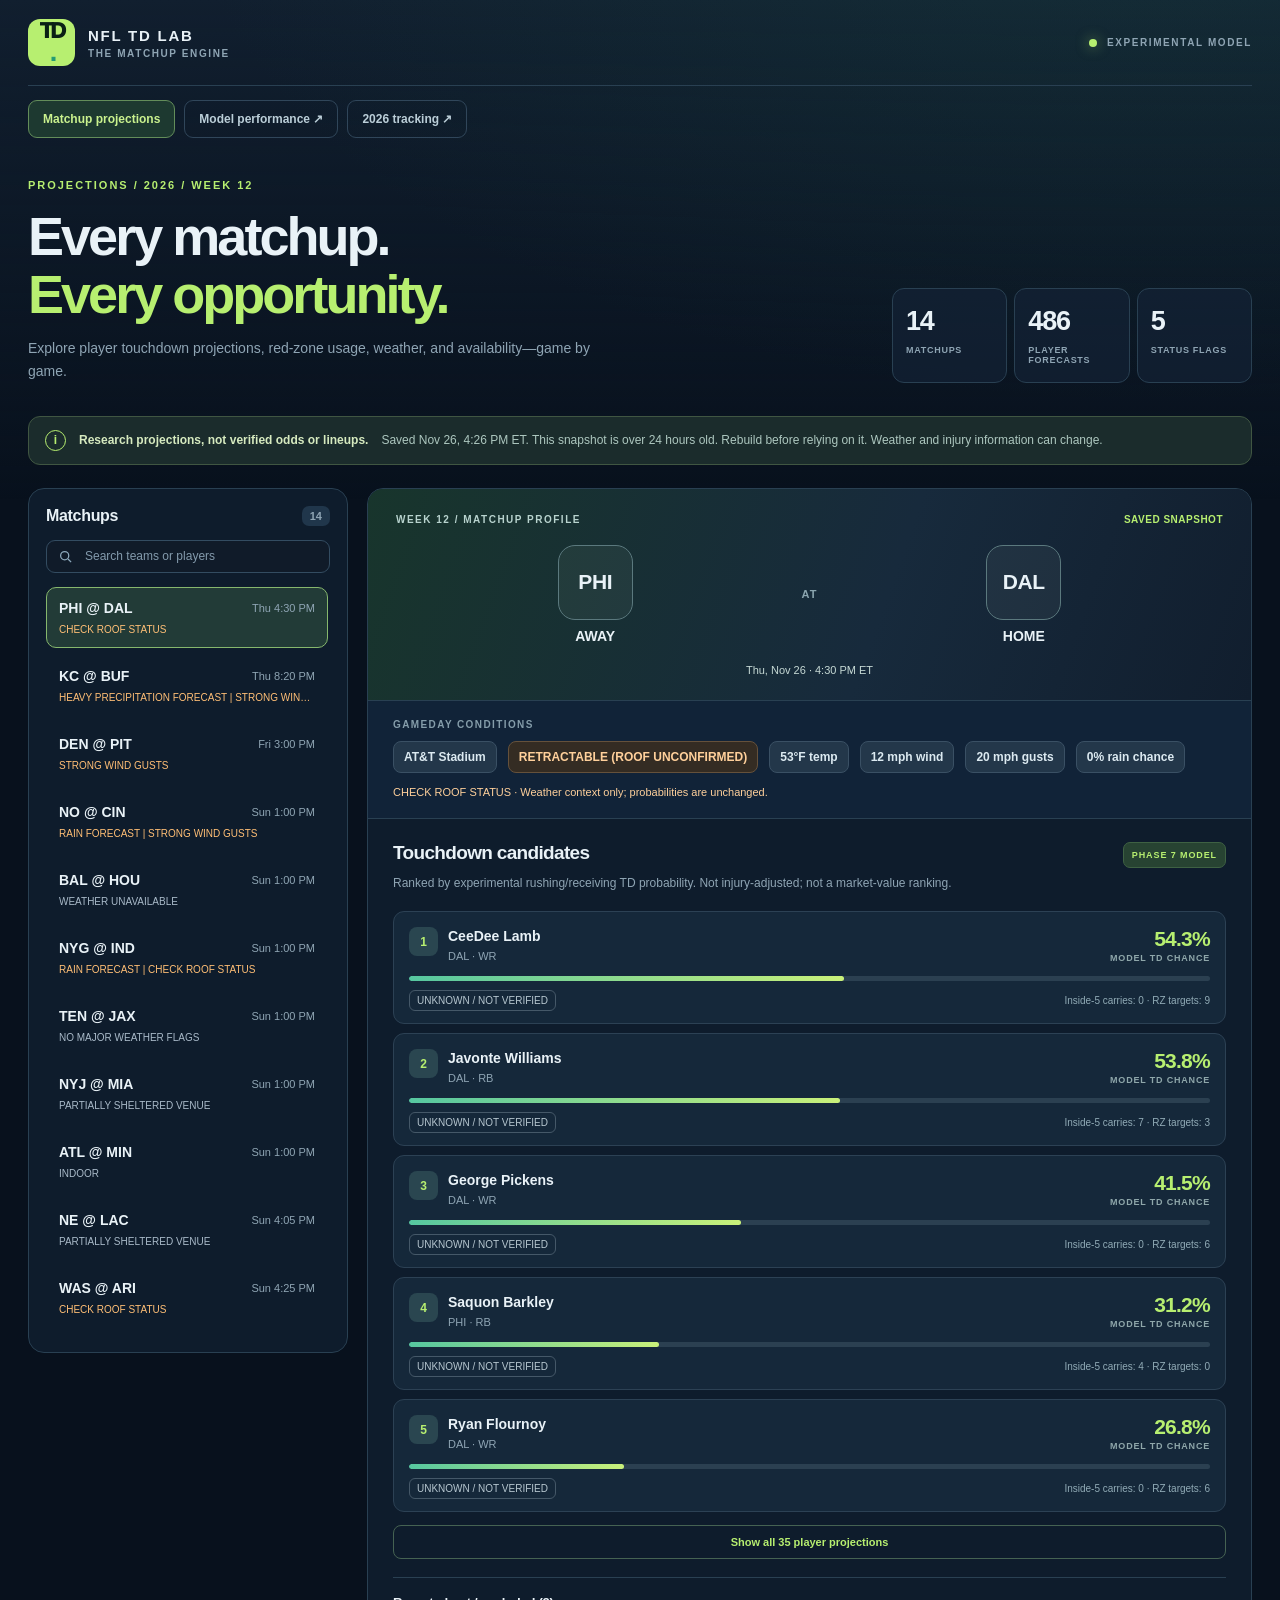
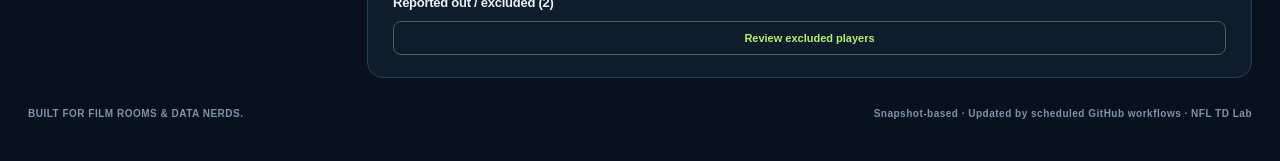
<file: docs/index.html>
<!doctype html>
<html lang="en">
<head>
  <meta charset="utf-8">
  <meta name="viewport" content="width=device-width, initial-scale=1, viewport-fit=cover">
  <meta name="theme-color" content="#08111d">
  <meta name="description" content="NFL TD Lab: experimental NFL touchdown probability analytics by matchup.">
  <title>NFL TD Lab | Matchup Dashboard</title>
  <link rel="stylesheet" href="styles.css">
  <link rel="manifest" href="manifest.webmanifest">
  <link rel="icon" href="icon.svg" type="image/svg+xml">
  <link rel="apple-touch-icon" href="icon-192.png">
  <meta name="apple-mobile-web-app-capable" content="yes">
  <meta name="apple-mobile-web-app-status-bar-style" content="black-translucent">
</head>
<body>
  <div class="shell">
    <header class="masthead">
      <div class="brand">
        <span class="brand-mark" aria-hidden="true">TD<span class="brand-dot">.</span></span>
        <div class="brand-copy"><strong>NFL TD LAB</strong><span>THE MATCHUP ENGINE</span></div>
      </div>
      <div class="header-status"><span class="pulse-dot" aria-hidden="true"></span><span>EXPERIMENTAL MODEL</span></div>
    </header>

    <nav class="lab-nav" aria-label="NFL TD Lab navigation">
      <a class="lab-nav-link active" aria-current="page" href="./index.html">Matchup projections</a>
      <a class="lab-nav-link" href="./performance.html">Model performance ↗</a>
      <a class="lab-nav-link" href="./forward.html">2026 tracking ↗</a>
    </nav>

    <section class="overview" aria-labelledby="page-title">
      <div class="eyebrow">PROJECTIONS / <span id="season-week">LOADING</span></div>
      <h1 id="page-title">Every matchup.<br><em>Every opportunity.</em></h1>
      <p>Explore player touchdown projections, red-zone usage, weather, and availability—game by game.</p>
      <div class="overview-stats" aria-label="Dashboard information">
        <div><strong id="game-count">—</strong><span>MATCHUPS</span></div>
        <div><strong id="player-count">—</strong><span>PLAYER FORECASTS</span></div>
        <div><strong id="warning-count">—</strong><span>STATUS FLAGS</span></div>
      </div>
    </section>

    <div class="data-banner" role="status">
      <span class="info-glyph" aria-hidden="true">i</span>
      <div><strong>Research projections, not verified odds or lineups.</strong><span id="freshness">Loading the saved pregame snapshot…</span></div>
    </div>

    <main class="content">
      <aside class="side" aria-labelledby="matchups-title">
        <div class="sidebar-title"><h2 id="matchups-title">Matchups</h2><span id="list-count">—</span></div>
        <label class="search-box" for="game-search">
          <svg viewBox="0 0 24 24" aria-hidden="true"><circle cx="10.7" cy="10.7" r="6.5"></circle><path d="m16 16 5 5"></path></svg>
          <input id="game-search" type="search" placeholder="Search teams or players" autocomplete="off">
        </label>
        <div id="game-list" class="game-list" role="list" aria-label="Choose a matchup"></div>
      </aside>

      <section class="detail" id="detail" aria-live="polite" aria-label="Matchup projections">
        <div class="detail-loading">Loading matchup data…</div>
      </section>
    </main>
    <footer class="footer">
      <span>BUILT FOR FILM ROOMS & DATA NERDS.</span>
      <span>Snapshot-based · Updated by scheduled GitHub workflows · NFL TD Lab</span>
    </footer>
  </div>
  <script src="app.js" defer></script>
  <script>if ("serviceWorker" in navigator) { addEventListener("load", () => navigator.serviceWorker.register("./sw.js").catch(() => {})); }</script>
</body>
</html>
</file>
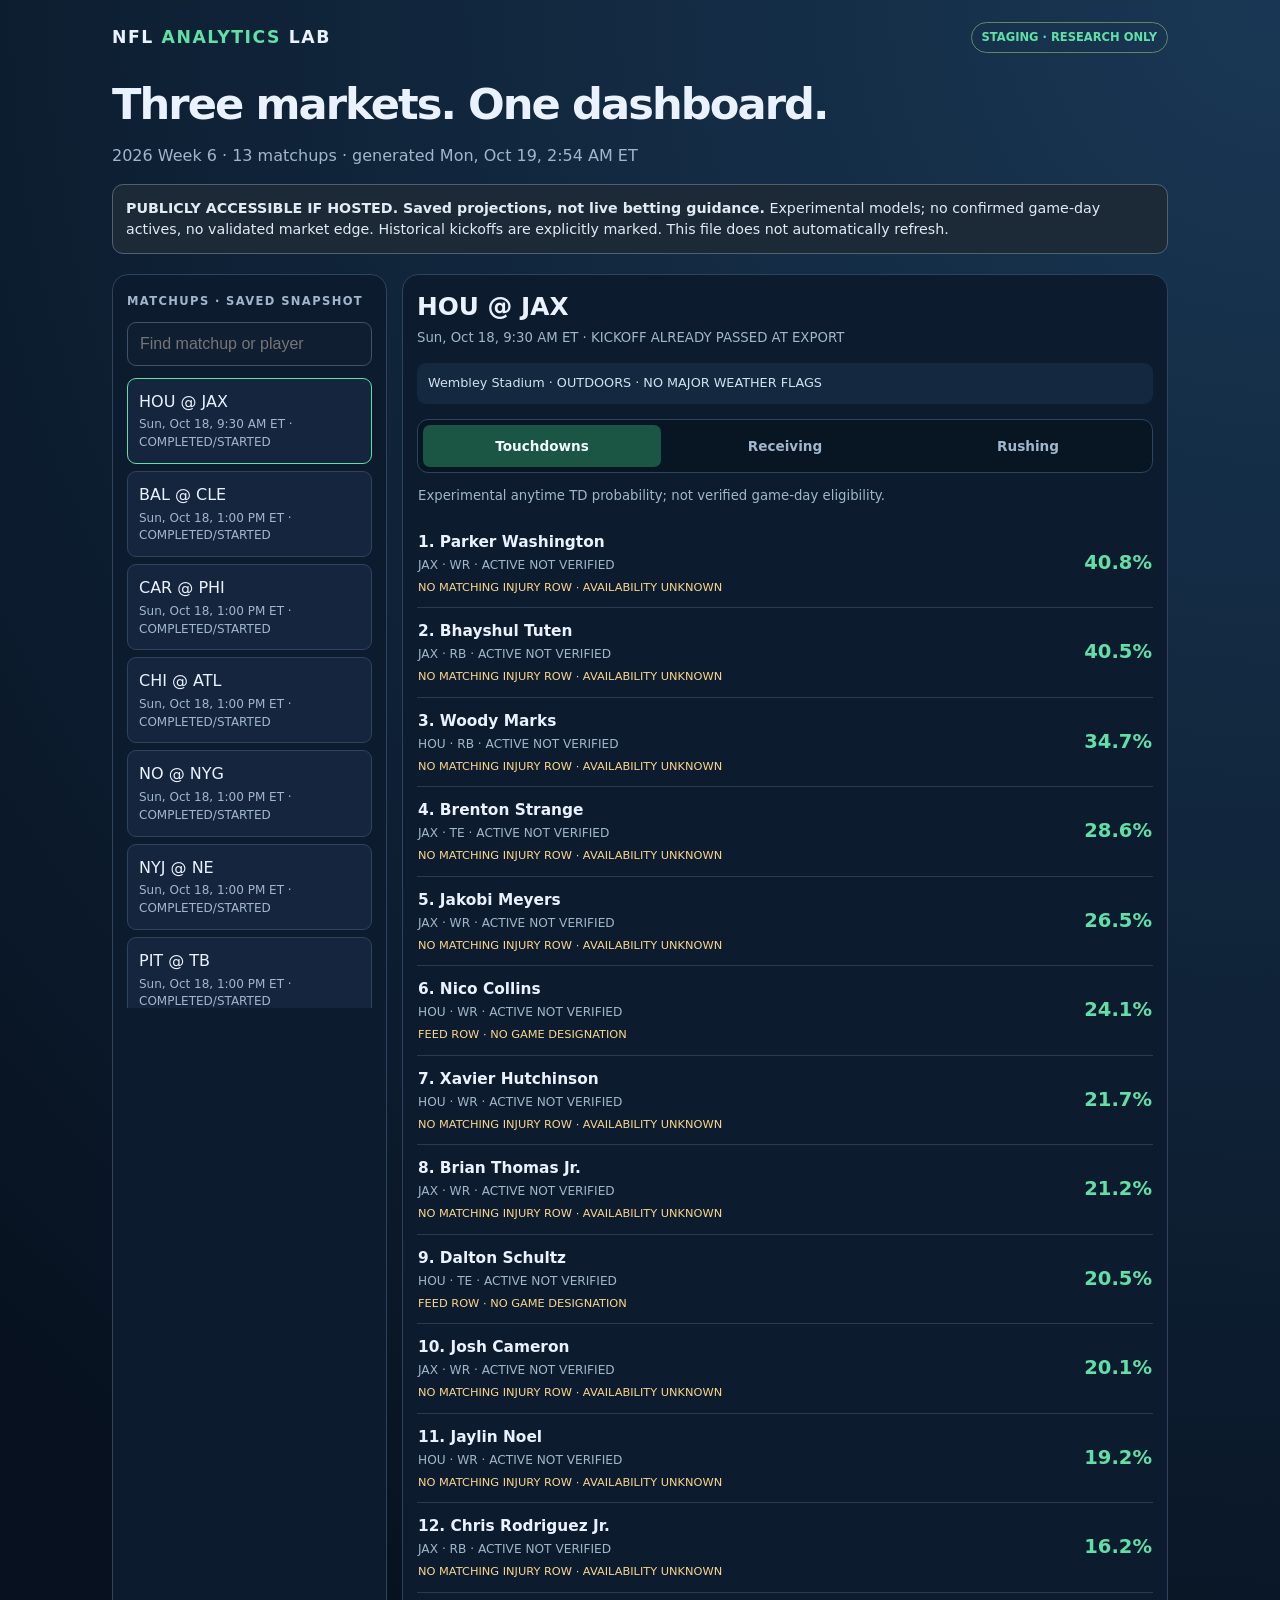
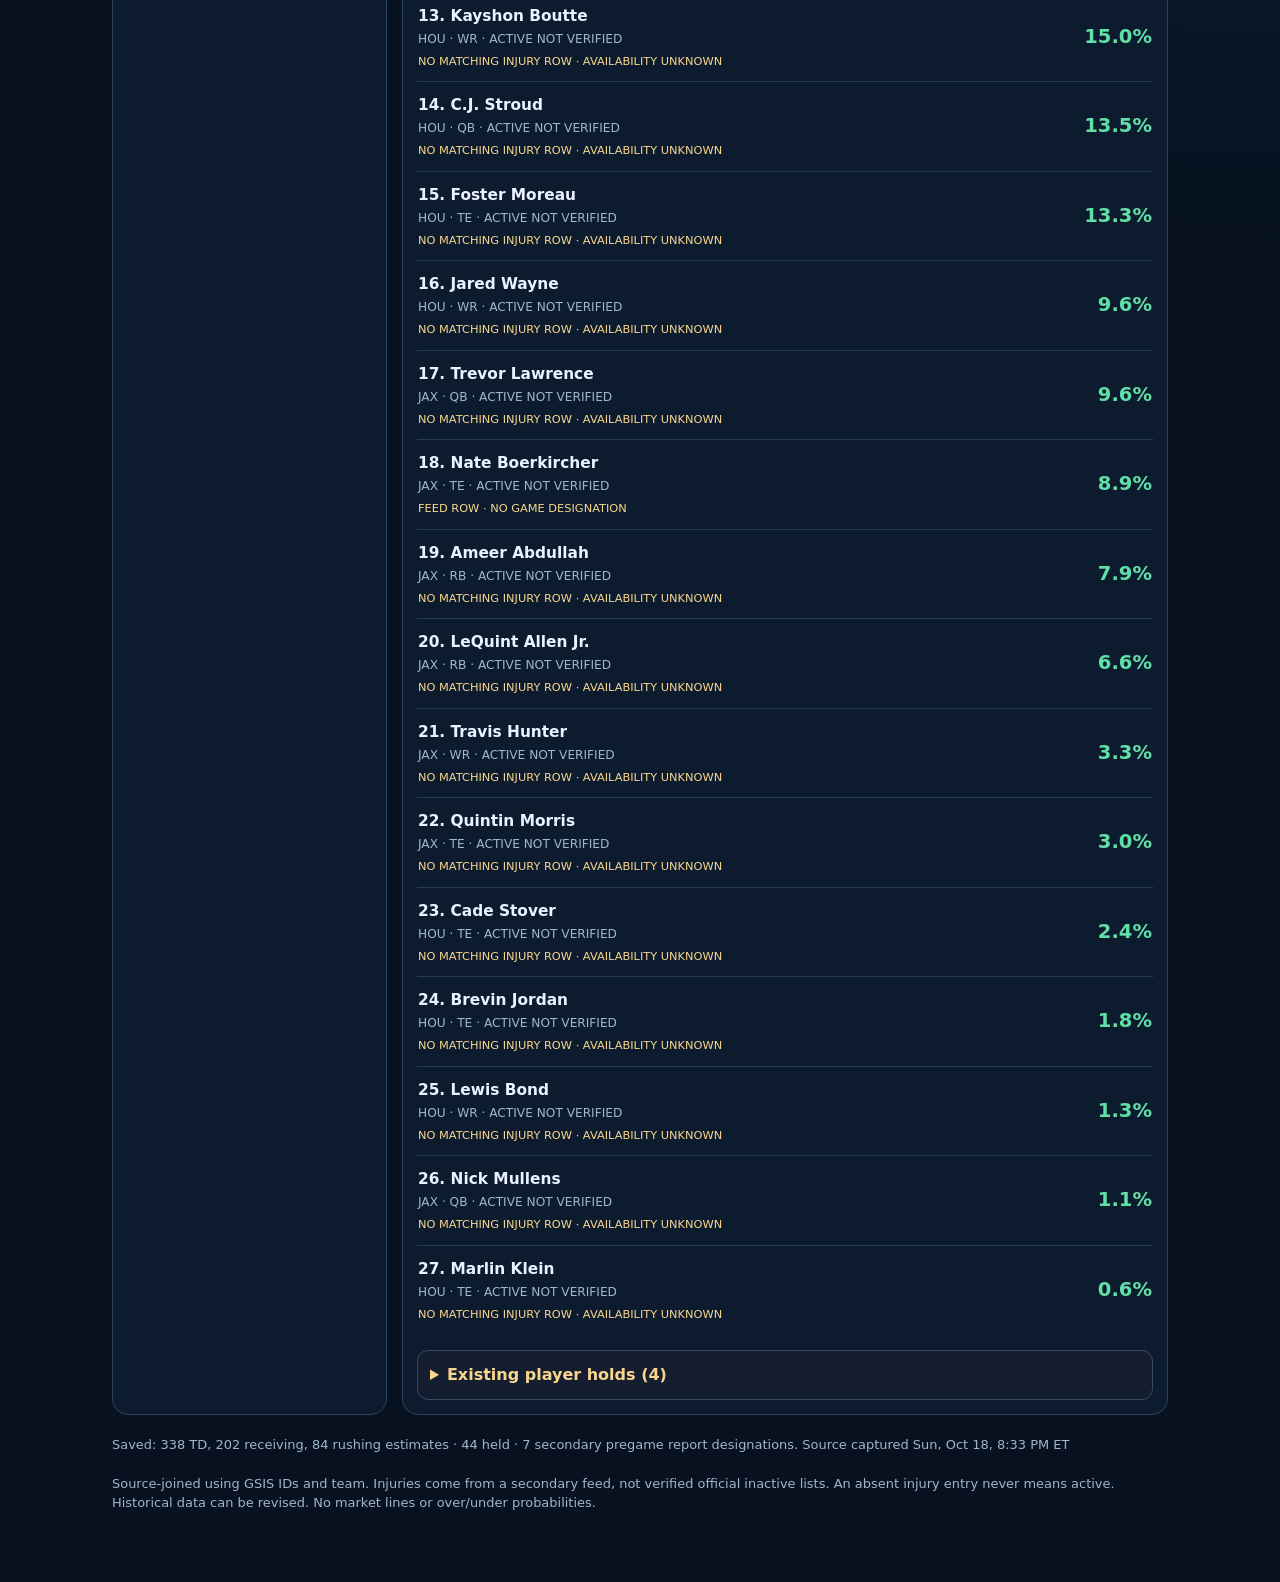
<file: docs/experimental/2026-week-06/index.html>
<!doctype html>
<html lang="en"><head><meta charset="utf-8"><meta name="viewport" content="width=device-width, initial-scale=1">
<meta name="theme-color" content="#07111f"><title>NFL Analytics Lab | Staging Three-Market Demo</title>
<style>
:root{color-scheme:dark;--bg:#07111f;--card:#0d1b2e;--tile:#15253d;--line:#2d435e;--bright:#eaf2ff;--sub:#a0b6cb;--lime:#60dfa7;--gold:#f8d68d}
*{box-sizing:border-box}body{margin:0;background:radial-gradient(circle at top right,#193754,var(--bg) 55%);color:var(--bright);font-family:system-ui,-apple-system,'Segoe UI',sans-serif;line-height:1.48}
main{max-width:1090px;margin:auto;padding:22px 17px 70px}header{display:flex;gap:12px;justify-content:space-between;align-items:center;flex-wrap:wrap}header strong{letter-spacing:.09em;font-size:1.08rem}header strong em{font-style:normal;color:var(--lime)}
.pill{font-size:.72rem;border:1px solid #66846d;border-radius:99px;color:var(--lime);padding:6px 10px;font-weight:750}h1{font-size:clamp(1.7rem,5vw,2.7rem);letter-spacing:-.045em;margin:20px 0 7px}p{color:var(--sub);margin:0 0 13px}.caution{background:#1c2a38;border:1px solid #536072;color:#e0ebf4;padding:13px;border-radius:11px;margin:16px 0 20px;font-size:.89rem}
.layout{display:grid;grid-template-columns:275px minmax(0,1fr);gap:15px}.sidebar,.content{background:var(--card);border:1px solid var(--line);border-radius:16px;padding:14px;min-width:0}.minor{font-size:.72rem;font-weight:750;letter-spacing:.12em;text-transform:uppercase;color:var(--sub);margin:4px 0 12px}
#search{border:1px solid #3f526b;background:#101e31;color:var(--bright);padding:12px;border-radius:9px;font-size:1rem;width:100%;margin-bottom:12px}.gameList{display:flex;flex-direction:column;gap:7px;max-height:70vh;overflow:auto}.gameButton{font:inherit;text-align:left;border:1px solid var(--line);color:var(--bright);padding:11px;background:var(--tile);border-radius:9px;cursor:pointer}.gameButton.selected{border-color:var(--lime)}.gameButton small{display:block;color:var(--sub);font-size:.75rem;margin-top:3px}
.gameTitle{font-size:1.55rem;font-weight:800;margin:0 0 3px}.subline{font-size:.83rem;color:var(--sub)}.weather{margin:15px 0;background:#14283f;padding:11px;border-radius:9px;font-size:.8rem;color:#d1e2ef}
.tabs{display:grid;grid-template-columns:repeat(3,minmax(0,1fr));gap:5px;background:#081624;border:1px solid var(--line);padding:5px;border-radius:11px}.tab{font:inherit;font-size:.85rem;font-weight:760;padding:11px 2px;border:0;border-radius:7px;background:transparent;color:var(--sub);cursor:pointer}.tab.active{background:#1b5544;color:#f0fff8}.explain{font-size:.83rem;color:var(--sub);margin:13px 1px}
.player{padding:12px 1px;border-bottom:1px solid #273b52;display:flex;justify-content:space-between;gap:8px;min-width:0;align-items:center}.player:last-child{border:0}.playerLeft{min-width:0;flex:1}.name{font-weight:780;font-size:.96rem;overflow-wrap:anywhere}.info{color:var(--sub);font-size:.76rem;margin-top:3px;overflow-wrap:anywhere}.report{color:var(--gold);font-size:.71rem;margin-top:4px}.amount{font-variant-numeric:tabular-nums;font-weight:830;font-size:1.22rem;color:var(--lime);white-space:nowrap}.empty{padding:19px 0;color:var(--sub)}.held{margin-top:16px;background:#151e30;border:1px solid #384964;border-radius:11px;padding:12px}.held summary{color:var(--gold);cursor:pointer;font-weight:720}.heldItem{font-size:.79rem;color:#c2d2e6;margin:9px 0}.foot{font-size:.81rem;color:var(--sub);margin-top:20px}
@media(max-width:730px){main{padding:14px 11px 60px}.layout{grid-template-columns:1fr}.sidebar,.content{padding:12px}.gameList{flex-direction:row;max-height:none;overflow-x:auto}.gameButton{flex:0 0 142px}.tab{font-size:.78rem;padding:12px 2px}}
</style></head><body><main><header><strong>NFL <em>ANALYTICS</em> LAB</strong><span class="pill">STAGING · RESEARCH ONLY</span></header>
<h1>Three markets. One dashboard.</h1><p id="intro"></p>
<div class="caution"><strong>PUBLICLY ACCESSIBLE IF HOSTED. Saved projections, not live betting guidance.</strong> Experimental models; no confirmed game-day actives, no validated market edge. Historical kickoffs are explicitly marked. This file does not automatically refresh.</div>
<div class="layout"><aside class="sidebar"><div class="minor">Matchups · saved snapshot</div><input id="search" type="search" placeholder="Find matchup or player" aria-label="Search games"><div id="gameList" class="gameList"></div></aside>
<section class="content"><div id="gameTitle" class="gameTitle"></div><div id="kickoff" class="subline"></div><div id="weather" class="weather"></div>
<div class="tabs" role="tablist" aria-label="Projections"><button class="tab active" data-type="td" type="button">Touchdowns</button><button class="tab" data-type="receiving" type="button">Receiving</button><button class="tab" data-type="rushing" type="button">Rushing</button></div>
<div id="description" class="explain"></div><div id="players"></div><details class="held"><summary id="heldTitle"></summary><div id="heldPlayers"></div></details></section></div>
<div id="stats" class="foot"></div><div class="foot">Source-joined using GSIS IDs and team. Injuries come from a secondary feed, not verified official inactive lists. An absent injury entry never means active. Historical data can be revised. No market lines or over/under probabilities.</div></main>
<script type="application/json" id="data">{"schema":"phase42.private.v1","research_only":true,"season":2026,"week":6,"assembled_at_utc":"2026-10-19T06:54:56.424452+00:00","original_model_build_utc":"2026-10-17T16:46:52.661827+00:00","secondary_capture_utc":"2026-10-19T00:33:58.709972+00:00","secondary_feed_sha256":"b51b2ca4e3f6f40b8a53fc00b6689ab1d7c561d546a7cb1900dd74ee675e9286","counts":{"players":382,"td":338,"receiving":202,"rushing":84,"held":44,"after_kickoff_only":37,"pregame_secondary":7},"games":[{"matchup":"HOU @ JAX","kickoff_utc":"2026-10-18T13:30:00+00:00","weather":{"stadium":"Wembley Stadium","roof":"OUTDOORS","temperature_f":"53.7","wind_mph_max":"11.4","gust_mph_max":"23.5","precip_probability_pct_max":"29.0","weather_flags":"NO MAJOR WEATHER FLAGS","forecast_retrieved_at_utc":"2026-10-17T06:58:38+00:00"},"players":[{"name":"Parker Washington","team":"JAX","position":"WR","state":"RESEARCH_ONLY","held_reason":"","td":0.4078769,"receiving":65.9,"rushing":null,"report":"NO MATCHING INJURY ROW \u00b7 AVAILABILITY UNKNOWN","pregame_capture":false,"availability_snapshot":"NOT_VERIFIED"},{"name":"Bhayshul Tuten","team":"JAX","position":"RB","state":"RESEARCH_ONLY","held_reason":"","td":0.404723,"receiving":14.3,"rushing":76.7,"report":"NO MATCHING INJURY ROW \u00b7 AVAILABILITY UNKNOWN","pregame_capture":false,"availability_snapshot":"NOT_VERIFIED"},{"name":"Woody Marks","team":"HOU","position":"RB","state":"RESEARCH_ONLY","held_reason":"","td":0.3472615,"receiving":16.1,"rushing":34.4,"report":"NO MATCHING INJURY ROW \u00b7 AVAILABILITY UNKNOWN","pregame_capture":false,"availability_snapshot":"NOT_VERIFIED"},{"name":"Brenton Strange","team":"JAX","position":"TE","state":"RESEARCH_ONLY","held_reason":"","td":0.286121,"receiving":51.7,"rushing":null,"report":"NO MATCHING INJURY ROW \u00b7 AVAILABILITY UNKNOWN","pregame_capture":false,"availability_snapshot":"NOT_VERIFIED"},{"name":"Jakobi Meyers","team":"JAX","position":"WR","state":"RESEARCH_ONLY","held_reason":"","td":0.2649677,"receiving":38.3,"rushing":null,"report":"NO MATCHING INJURY ROW \u00b7 AVAILABILITY UNKNOWN","pregame_capture":false,"availability_snapshot":"NOT_VERIFIED"},{"name":"Nico Collins","team":"HOU","position":"WR","state":"RESEARCH_ONLY","held_reason":"","td":0.2412873,"receiving":40.4,"rushing":null,"report":"FEED ROW \u00b7 NO GAME DESIGNATION","pregame_capture":false,"availability_snapshot":"NOT_VERIFIED"},{"name":"Xavier Hutchinson","team":"HOU","position":"WR","state":"RESEARCH_ONLY","held_reason":"","td":0.2173579,"receiving":42.7,"rushing":null,"report":"NO MATCHING INJURY ROW \u00b7 AVAILABILITY UNKNOWN","pregame_capture":false,"availability_snapshot":"NOT_VERIFIED"},{"name":"Brian Thomas Jr.","team":"JAX","position":"WR","state":"RESEARCH_ONLY","held_reason":"","td":0.2123109,"receiving":19.5,"rushing":null,"report":"NO MATCHING INJURY ROW \u00b7 AVAILABILITY UNKNOWN","pregame_capture":false,"availability_snapshot":"NOT_VERIFIED"},{"name":"Dalton Schultz","team":"HOU","position":"TE","state":"RESEARCH_ONLY","held_reason":"","td":0.2049834,"receiving":49.9,"rushing":null,"report":"FEED ROW \u00b7 NO GAME DESIGNATION","pregame_capture":false,"availability_snapshot":"NOT_VERIFIED"},{"name":"Josh Cameron","team":"JAX","position":"WR","state":"RESEARCH_ONLY","held_reason":"","td":0.2012724,"receiving":23.9,"rushing":null,"report":"NO MATCHING INJURY ROW \u00b7 AVAILABILITY UNKNOWN","pregame_capture":false,"availability_snapshot":"NOT_VERIFIED"},{"name":"Jaylin Noel","team":"HOU","position":"WR","state":"RESEARCH_ONLY","held_reason":"","td":0.1920634,"receiving":42.4,"rushing":null,"report":"NO MATCHING INJURY ROW \u00b7 AVAILABILITY UNKNOWN","pregame_capture":false,"availability_snapshot":"NOT_VERIFIED"},{"name":"Chris Rodriguez Jr.","team":"JAX","position":"RB","state":"RESEARCH_ONLY","held_reason":"","td":0.1624309,"receiving":null,"rushing":21.7,"report":"NO MATCHING INJURY ROW \u00b7 AVAILABILITY UNKNOWN","pregame_capture":false,"availability_snapshot":"NOT_VERIFIED"},{"name":"Kayshon Boutte","team":"HOU","position":"WR","state":"RESEARCH_ONLY","held_reason":"","td":0.1496982,"receiving":31.4,"rushing":null,"report":"NO MATCHING INJURY ROW \u00b7 AVAILABILITY UNKNOWN","pregame_capture":false,"availability_snapshot":"NOT_VERIFIED"},{"name":"C.J. Stroud","team":"HOU","position":"QB","state":"RESEARCH_ONLY","held_reason":"","td":0.1353029,"receiving":null,"rushing":15.2,"report":"NO MATCHING INJURY ROW \u00b7 AVAILABILITY UNKNOWN","pregame_capture":false,"availability_snapshot":"NOT_VERIFIED"},{"name":"Foster Moreau","team":"HOU","position":"TE","state":"RESEARCH_ONLY","held_reason":"","td":0.1334888,"receiving":13.5,"rushing":null,"report":"NO MATCHING INJURY ROW \u00b7 AVAILABILITY UNKNOWN","pregame_capture":false,"availability_snapshot":"NOT_VERIFIED"},{"name":"Jared Wayne","team":"HOU","position":"WR","state":"RESEARCH_ONLY","held_reason":"","td":0.0956097,"receiving":13.4,"rushing":null,"report":"NO MATCHING INJURY ROW \u00b7 AVAILABILITY UNKNOWN","pregame_capture":false,"availability_snapshot":"NOT_VERIFIED"},{"name":"Trevor Lawrence","team":"JAX","position":"QB","state":"RESEARCH_ONLY","held_reason":"","td":0.0955034,"receiving":null,"rushing":14.7,"report":"NO MATCHING INJURY ROW \u00b7 AVAILABILITY UNKNOWN","pregame_capture":false,"availability_snapshot":"NOT_VERIFIED"},{"name":"Nate Boerkircher","team":"JAX","position":"TE","state":"RESEARCH_ONLY","held_reason":"","td":0.0889918,"receiving":8.7,"rushing":null,"report":"FEED ROW \u00b7 NO GAME DESIGNATION","pregame_capture":false,"availability_snapshot":"NOT_VERIFIED"},{"name":"Ameer Abdullah","team":"JAX","position":"RB","state":"RESEARCH_ONLY","held_reason":"","td":0.0786413,"receiving":null,"rushing":3.4,"report":"NO MATCHING INJURY ROW \u00b7 AVAILABILITY UNKNOWN","pregame_capture":false,"availability_snapshot":"NOT_VERIFIED"},{"name":"LeQuint Allen Jr.","team":"JAX","position":"RB","state":"RESEARCH_ONLY","held_reason":"","td":0.0664677,"receiving":4.4,"rushing":null,"report":"NO MATCHING INJURY ROW \u00b7 AVAILABILITY UNKNOWN","pregame_capture":false,"availability_snapshot":"NOT_VERIFIED"},{"name":"Travis Hunter","team":"JAX","position":"WR","state":"RESEARCH_ONLY","held_reason":"","td":0.0326875,"receiving":null,"rushing":null,"report":"NO MATCHING INJURY ROW \u00b7 AVAILABILITY UNKNOWN","pregame_capture":false,"availability_snapshot":"NOT_VERIFIED"},{"name":"Quintin Morris","team":"JAX","position":"TE","state":"RESEARCH_ONLY","held_reason":"","td":0.0301292,"receiving":null,"rushing":null,"report":"NO MATCHING INJURY ROW \u00b7 AVAILABILITY UNKNOWN","pregame_capture":false,"availability_snapshot":"NOT_VERIFIED"},{"name":"Cade Stover","team":"HOU","position":"TE","state":"RESEARCH_ONLY","held_reason":"","td":0.0238526,"receiving":null,"rushing":null,"report":"NO MATCHING INJURY ROW \u00b7 AVAILABILITY UNKNOWN","pregame_capture":false,"availability_snapshot":"NOT_VERIFIED"},{"name":"Brevin Jordan","team":"HOU","position":"TE","state":"RESEARCH_ONLY","held_reason":"","td":0.0181763,"receiving":null,"rushing":null,"report":"NO MATCHING INJURY ROW \u00b7 AVAILABILITY UNKNOWN","pregame_capture":false,"availability_snapshot":"NOT_VERIFIED"},{"name":"Lewis Bond","team":"HOU","position":"WR","state":"RESEARCH_ONLY","held_reason":"","td":0.0130958,"receiving":null,"rushing":null,"report":"NO MATCHING INJURY ROW \u00b7 AVAILABILITY UNKNOWN","pregame_capture":false,"availability_snapshot":"NOT_VERIFIED"},{"name":"Nick Mullens","team":"JAX","position":"QB","state":"RESEARCH_ONLY","held_reason":"","td":0.010752,"receiving":null,"rushing":null,"report":"NO MATCHING INJURY ROW \u00b7 AVAILABILITY UNKNOWN","pregame_capture":false,"availability_snapshot":"NOT_VERIFIED"},{"name":"Marlin Klein","team":"HOU","position":"TE","state":"RESEARCH_ONLY","held_reason":"","td":0.0064821,"receiving":null,"rushing":null,"report":"NO MATCHING INJURY ROW \u00b7 AVAILABILITY UNKNOWN","pregame_capture":false,"availability_snapshot":"NOT_VERIFIED"},{"name":"David Montgomery","team":"HOU","position":"RB","state":"HELD_REVIEW","held_reason":"REPORTED_UNAVAILABLE_REVIEW","td":null,"receiving":null,"rushing":null,"report":"REPORT CAPTURED AFTER KICKOFF \u00b7 ARCHIVE ONLY","pregame_capture":false,"availability_snapshot":"REPORTED_UNAVAILABLE"},{"name":"Jawhar Jordan","team":"HOU","position":"RB","state":"HELD_REVIEW","held_reason":"MISSING_VETERAN_REVIEW","td":null,"receiving":null,"rushing":null,"report":"NO MATCHING INJURY ROW \u00b7 AVAILABILITY UNKNOWN","pregame_capture":false,"availability_snapshot":"NOT_VERIFIED"},{"name":"Jayden Higgins","team":"HOU","position":"WR","state":"HELD_REVIEW","held_reason":"MISSING_VETERAN_REVIEW","td":null,"receiving":null,"rushing":null,"report":"NO MATCHING INJURY ROW \u00b7 AVAILABILITY UNKNOWN","pregame_capture":false,"availability_snapshot":"NOT_VERIFIED"},{"name":"Marvin Harrison Jr.","team":"HOU","position":"WR","state":"HELD_REVIEW","held_reason":"TRADE_OR_TEAM_MISMATCH_REVIEW","td":null,"receiving":null,"rushing":null,"report":"NO MATCHING INJURY ROW \u00b7 AVAILABILITY UNKNOWN","pregame_capture":false,"availability_snapshot":"NOT_VERIFIED"}],"historical_at_assembly":true},{"matchup":"BAL @ CLE","kickoff_utc":"2026-10-18T17:00:00+00:00","weather":{"stadium":"Huntington Bank Field","roof":"OUTDOORS","temperature_f":"55.3","wind_mph_max":"10.0","gust_mph_max":"13.9","precip_probability_pct_max":"0.0","weather_flags":"NO MAJOR WEATHER FLAGS","forecast_retrieved_at_utc":"2026-10-17T06:58:38+00:00"},"players":[{"name":"Derrick Henry","team":"BAL","position":"RB","state":"RESEARCH_ONLY","held_reason":"","td":0.5734191,"receiving":10.8,"rushing":84.3,"report":"NO MATCHING INJURY ROW \u00b7 AVAILABILITY UNKNOWN","pregame_capture":false,"availability_snapshot":"NOT_VERIFIED"},{"name":"Quinshon Judkins","team":"CLE","position":"RB","state":"RESEARCH_ONLY","held_reason":"","td":0.4029386,"receiving":22.0,"rushing":51.6,"report":"REPORT CAPTURED AFTER KICKOFF \u00b7 ARCHIVE ONLY","pregame_capture":false,"availability_snapshot":"QUESTIONABLE_OR_DOUBTFUL"},{"name":"Zay Flowers","team":"BAL","position":"WR","state":"RESEARCH_ONLY","held_reason":"","td":0.368583,"receiving":68.3,"rushing":null,"report":"FEED ROW \u00b7 NO GAME DESIGNATION","pregame_capture":false,"availability_snapshot":"NOT_VERIFIED"},{"name":"Mark Andrews","team":"BAL","position":"TE","state":"RESEARCH_ONLY","held_reason":"","td":0.3104371,"receiving":33.9,"rushing":null,"report":"FEED ROW \u00b7 NO GAME DESIGNATION","pregame_capture":false,"availability_snapshot":"NOT_VERIFIED"},{"name":"Denzel Boston","team":"CLE","position":"WR","state":"RESEARCH_ONLY","held_reason":"","td":0.3083824,"receiving":65.4,"rushing":null,"report":"FEED ROW \u00b7 NO GAME DESIGNATION","pregame_capture":false,"availability_snapshot":"NOT_VERIFIED"},{"name":"Harold Fannin Jr.","team":"CLE","position":"TE","state":"RESEARCH_ONLY","held_reason":"","td":0.2908785,"receiving":35.6,"rushing":null,"report":"NO MATCHING INJURY ROW \u00b7 AVAILABILITY UNKNOWN","pregame_capture":false,"availability_snapshot":"NOT_VERIFIED"},{"name":"KC Concepcion","team":"CLE","position":"WR","state":"RESEARCH_ONLY","held_reason":"","td":0.2549252,"receiving":27.0,"rushing":null,"report":"FEED ROW \u00b7 NO GAME DESIGNATION","pregame_capture":false,"availability_snapshot":"NOT_VERIFIED"},{"name":"Rashod Bateman","team":"BAL","position":"WR","state":"RESEARCH_ONLY","held_reason":"","td":0.2302364,"receiving":50.4,"rushing":null,"report":"FEED ROW \u00b7 NO GAME DESIGNATION","pregame_capture":false,"availability_snapshot":"NOT_VERIFIED"},{"name":"Deshaun Watson","team":"CLE","position":"QB","state":"RESEARCH_ONLY","held_reason":"","td":0.1798956,"receiving":null,"rushing":34.8,"report":"NO MATCHING INJURY ROW \u00b7 AVAILABILITY UNKNOWN","pregame_capture":false,"availability_snapshot":"NOT_VERIFIED"},{"name":"Justice Hill","team":"BAL","position":"RB","state":"RESEARCH_ONLY","held_reason":"","td":0.1660586,"receiving":10.7,"rushing":20.2,"report":"NO MATCHING INJURY ROW \u00b7 AVAILABILITY UNKNOWN","pregame_capture":false,"availability_snapshot":"NOT_VERIFIED"},{"name":"Jerry Jeudy","team":"CLE","position":"WR","state":"RESEARCH_ONLY","held_reason":"","td":0.1324249,"receiving":16.0,"rushing":null,"report":"NO MATCHING INJURY ROW \u00b7 AVAILABILITY UNKNOWN","pregame_capture":false,"availability_snapshot":"NOT_VERIFIED"},{"name":"Tyler Huntley","team":"BAL","position":"QB","state":"RESEARCH_ONLY","held_reason":"","td":0.1256448,"receiving":null,"rushing":11.0,"report":"NO MATCHING INJURY ROW \u00b7 AVAILABILITY UNKNOWN","pregame_capture":false,"availability_snapshot":"NOT_VERIFIED"},{"name":"Raheim Sanders","team":"CLE","position":"RB","state":"RESEARCH_ONLY","held_reason":"","td":0.1226426,"receiving":12.4,"rushing":9.3,"report":"NO MATCHING INJURY ROW \u00b7 AVAILABILITY UNKNOWN","pregame_capture":false,"availability_snapshot":"NOT_VERIFIED"},{"name":"Devontez Walker","team":"BAL","position":"WR","state":"RESEARCH_ONLY","held_reason":"","td":0.121161,"receiving":19.8,"rushing":null,"report":"NO MATCHING INJURY ROW \u00b7 AVAILABILITY UNKNOWN","pregame_capture":false,"availability_snapshot":"NOT_VERIFIED"},{"name":"Isaiah Bond","team":"CLE","position":"WR","state":"RESEARCH_ONLY","held_reason":"","td":0.1037473,"receiving":25.3,"rushing":null,"report":"NO MATCHING INJURY ROW \u00b7 AVAILABILITY UNKNOWN","pregame_capture":false,"availability_snapshot":"NOT_VERIFIED"},{"name":"Chris Moore","team":"BAL","position":"WR","state":"RESEARCH_ONLY","held_reason":"","td":0.0692717,"receiving":5.1,"rushing":null,"report":"NO MATCHING INJURY ROW \u00b7 AVAILABILITY UNKNOWN","pregame_capture":false,"availability_snapshot":"NOT_VERIFIED"},{"name":"Blake Whiteheart","team":"CLE","position":"TE","state":"RESEARCH_ONLY","held_reason":"","td":0.0567504,"receiving":null,"rushing":null,"report":"NO MATCHING INJURY ROW \u00b7 AVAILABILITY UNKNOWN","pregame_capture":false,"availability_snapshot":"NOT_VERIFIED"},{"name":"Jaleel McLaughlin","team":"CLE","position":"RB","state":"RESEARCH_ONLY","held_reason":"","td":0.0545281,"receiving":null,"rushing":null,"report":"NO MATCHING INJURY ROW \u00b7 AVAILABILITY UNKNOWN","pregame_capture":false,"availability_snapshot":"NOT_VERIFIED"},{"name":"Josh Cuevas","team":"BAL","position":"TE","state":"RESEARCH_ONLY","held_reason":"","td":0.051454,"receiving":null,"rushing":null,"report":"NO MATCHING INJURY ROW \u00b7 AVAILABILITY UNKNOWN","pregame_capture":false,"availability_snapshot":"NOT_VERIFIED"},{"name":"LaJohntay Wester","team":"BAL","position":"WR","state":"RESEARCH_ONLY","held_reason":"","td":0.0436399,"receiving":null,"rushing":null,"report":"NO MATCHING INJURY ROW \u00b7 AVAILABILITY UNKNOWN","pregame_capture":false,"availability_snapshot":"NOT_VERIFIED"},{"name":"Elijah Sarratt","team":"BAL","position":"WR","state":"RESEARCH_ONLY","held_reason":"","td":0.0343616,"receiving":null,"rushing":null,"report":"NO MATCHING INJURY ROW \u00b7 AVAILABILITY UNKNOWN","pregame_capture":false,"availability_snapshot":"NOT_VERIFIED"},{"name":"Durham Smythe","team":"BAL","position":"TE","state":"RESEARCH_ONLY","held_reason":"","td":0.0245232,"receiving":null,"rushing":null,"report":"NO MATCHING INJURY ROW \u00b7 AVAILABILITY UNKNOWN","pregame_capture":false,"availability_snapshot":"NOT_VERIFIED"},{"name":"Michael Burton","team":"CLE","position":"RB","state":"RESEARCH_ONLY","held_reason":"","td":0.0198836,"receiving":null,"rushing":null,"report":"NO MATCHING INJURY ROW \u00b7 AVAILABILITY UNKNOWN","pregame_capture":false,"availability_snapshot":"NOT_VERIFIED"},{"name":"Ja'Kobi Lane","team":"BAL","position":"WR","state":"RESEARCH_ONLY","held_reason":"","td":0.0167549,"receiving":null,"rushing":null,"report":"REPORT CAPTURED AFTER KICKOFF \u00b7 ARCHIVE ONLY","pregame_capture":false,"availability_snapshot":"QUESTIONABLE_OR_DOUBTFUL"},{"name":"Audric Estim\u00e9","team":"CLE","position":"RB","state":"HELD_REVIEW","held_reason":"MISSING_VETERAN_REVIEW","td":null,"receiving":null,"rushing":null,"report":"NO MATCHING INJURY ROW \u00b7 AVAILABILITY UNKNOWN","pregame_capture":false,"availability_snapshot":"NOT_VERIFIED"},{"name":"Dylan Sampson","team":"CLE","position":"RB","state":"HELD_REVIEW","held_reason":"MISSING_VETERAN_REVIEW","td":null,"receiving":null,"rushing":null,"report":"REPORT CAPTURED AFTER KICKOFF \u00b7 ARCHIVE ONLY","pregame_capture":false,"availability_snapshot":"NOT_VERIFIED"},{"name":"Jimmy Horn Jr.","team":"CLE","position":"WR","state":"HELD_REVIEW","held_reason":"TRADE_OR_TEAM_MISMATCH_REVIEW","td":null,"receiving":null,"rushing":null,"report":"NO MATCHING INJURY ROW \u00b7 AVAILABILITY UNKNOWN","pregame_capture":false,"availability_snapshot":"NOT_VERIFIED"},{"name":"Lamar Jackson","team":"BAL","position":"QB","state":"HELD_REVIEW","held_reason":"REPORTED_UNAVAILABLE_REVIEW","td":null,"receiving":null,"rushing":null,"report":"REPORT CAPTURED AFTER KICKOFF \u00b7 ARCHIVE ONLY","pregame_capture":false,"availability_snapshot":"REPORTED_UNAVAILABLE"},{"name":"Matthew Hibner","team":"BAL","position":"TE","state":"HELD_REVIEW","held_reason":"REPORTED_UNAVAILABLE_REVIEW","td":null,"receiving":null,"rushing":null,"report":"REPORT CAPTURED AFTER KICKOFF \u00b7 ARCHIVE ONLY","pregame_capture":false,"availability_snapshot":"REPORTED_UNAVAILABLE"}],"historical_at_assembly":true},{"matchup":"CAR @ PHI","kickoff_utc":"2026-10-18T17:00:00+00:00","weather":{"stadium":"Lincoln Financial Field","roof":"OUTDOORS","temperature_f":"51.7","wind_mph_max":"2.7","gust_mph_max":"6.5","precip_probability_pct_max":"0.0","weather_flags":"NO MAJOR WEATHER FLAGS","forecast_retrieved_at_utc":"2026-10-17T06:58:38+00:00"},"players":[{"name":"Chuba Hubbard","team":"CAR","position":"RB","state":"RESEARCH_ONLY","held_reason":"","td":0.5096767,"receiving":20.5,"rushing":78.6,"report":"NO MATCHING INJURY ROW \u00b7 AVAILABILITY UNKNOWN","pregame_capture":false,"availability_snapshot":"NOT_VERIFIED"},{"name":"Tetairoa McMillan","team":"CAR","position":"WR","state":"RESEARCH_ONLY","held_reason":"","td":0.4246741,"receiving":97.1,"rushing":null,"report":"NO MATCHING INJURY ROW \u00b7 AVAILABILITY UNKNOWN","pregame_capture":false,"availability_snapshot":"NOT_VERIFIED"},{"name":"Dontayvion Wicks","team":"PHI","position":"WR","state":"RESEARCH_ONLY","held_reason":"","td":0.2757894,"receiving":48.4,"rushing":null,"report":"FEED ROW \u00b7 NO GAME DESIGNATION","pregame_capture":false,"availability_snapshot":"NOT_VERIFIED"},{"name":"Darren Waller","team":"CAR","position":"TE","state":"RESEARCH_ONLY","held_reason":"","td":0.2754303,"receiving":38.6,"rushing":null,"report":"FEED ROW \u00b7 NO GAME DESIGNATION","pregame_capture":false,"availability_snapshot":"NOT_VERIFIED"},{"name":"Jalen Coker","team":"CAR","position":"WR","state":"RESEARCH_ONLY","held_reason":"","td":0.2668478,"receiving":53.5,"rushing":null,"report":"FEED ROW \u00b7 NO GAME DESIGNATION","pregame_capture":false,"availability_snapshot":"NOT_VERIFIED"},{"name":"Darius Cooper","team":"PHI","position":"WR","state":"RESEARCH_ONLY","held_reason":"","td":0.2435447,"receiving":38.4,"rushing":null,"report":"NO MATCHING INJURY ROW \u00b7 AVAILABILITY UNKNOWN","pregame_capture":false,"availability_snapshot":"NOT_VERIFIED"},{"name":"Makai Lemon","team":"PHI","position":"WR","state":"RESEARCH_ONLY","held_reason":"","td":0.1935046,"receiving":30.5,"rushing":null,"report":"NO MATCHING INJURY ROW \u00b7 AVAILABILITY UNKNOWN","pregame_capture":false,"availability_snapshot":"NOT_VERIFIED"},{"name":"Dallas Goedert","team":"PHI","position":"TE","state":"RESEARCH_ONLY","held_reason":"","td":0.1864391,"receiving":12.8,"rushing":null,"report":"NO MATCHING INJURY ROW \u00b7 AVAILABILITY UNKNOWN","pregame_capture":false,"availability_snapshot":"NOT_VERIFIED"},{"name":"DeVonta Smith","team":"PHI","position":"WR","state":"RESEARCH_ONLY","held_reason":"","td":0.1854819,"receiving":44.7,"rushing":null,"report":"FEED ROW \u00b7 NO GAME DESIGNATION","pregame_capture":false,"availability_snapshot":"NOT_VERIFIED"},{"name":"Tommy Tremble","team":"CAR","position":"TE","state":"RESEARCH_ONLY","held_reason":"","td":0.1669002,"receiving":21.1,"rushing":null,"report":"FEED ROW \u00b7 NO GAME DESIGNATION","pregame_capture":false,"availability_snapshot":"NOT_VERIFIED"},{"name":"Tank Bigsby","team":"PHI","position":"RB","state":"RESEARCH_ONLY","held_reason":"","td":0.164923,"receiving":4.0,"rushing":24.6,"report":"NO MATCHING INJURY ROW \u00b7 AVAILABILITY UNKNOWN","pregame_capture":false,"availability_snapshot":"NOT_VERIFIED"},{"name":"John Metchie III","team":"CAR","position":"WR","state":"RESEARCH_ONLY","held_reason":"","td":0.1617235,"receiving":17.8,"rushing":null,"report":"NO MATCHING INJURY ROW \u00b7 AVAILABILITY UNKNOWN","pregame_capture":false,"availability_snapshot":"NOT_VERIFIED"},{"name":"Dameon Pierce","team":"PHI","position":"RB","state":"RESEARCH_ONLY","held_reason":"","td":0.141545,"receiving":2.8,"rushing":8.0,"report":"NO MATCHING INJURY ROW \u00b7 AVAILABILITY UNKNOWN","pregame_capture":false,"availability_snapshot":"NOT_VERIFIED"},{"name":"Brycen Tremayne","team":"CAR","position":"WR","state":"RESEARCH_ONLY","held_reason":"","td":0.1116862,"receiving":31.5,"rushing":null,"report":"NO MATCHING INJURY ROW \u00b7 AVAILABILITY UNKNOWN","pregame_capture":false,"availability_snapshot":"NOT_VERIFIED"},{"name":"Zach Ertz","team":"PHI","position":"TE","state":"RESEARCH_ONLY","held_reason":"","td":0.1101523,"receiving":7.3,"rushing":null,"report":"NO MATCHING INJURY ROW \u00b7 AVAILABILITY UNKNOWN","pregame_capture":false,"availability_snapshot":"NOT_VERIFIED"},{"name":"Mitchell Evans","team":"CAR","position":"TE","state":"RESEARCH_ONLY","held_reason":"","td":0.0999529,"receiving":14.6,"rushing":null,"report":"NO MATCHING INJURY ROW \u00b7 AVAILABILITY UNKNOWN","pregame_capture":false,"availability_snapshot":"NOT_VERIFIED"},{"name":"Bryce Young","team":"CAR","position":"QB","state":"RESEARCH_ONLY","held_reason":"","td":0.0936017,"receiving":null,"rushing":6.7,"report":"FEED ROW \u00b7 NO GAME DESIGNATION","pregame_capture":false,"availability_snapshot":"NOT_VERIFIED"},{"name":"Jonathon Brooks","team":"CAR","position":"RB","state":"RESEARCH_ONLY","held_reason":"","td":0.0863034,"receiving":null,"rushing":8.6,"report":"NO MATCHING INJURY ROW \u00b7 AVAILABILITY UNKNOWN","pregame_capture":false,"availability_snapshot":"NOT_VERIFIED"},{"name":"Xavier Legette","team":"CAR","position":"WR","state":"RESEARCH_ONLY","held_reason":"","td":0.0652647,"receiving":14.2,"rushing":null,"report":"NO MATCHING INJURY ROW \u00b7 AVAILABILITY UNKNOWN","pregame_capture":false,"availability_snapshot":"NOT_VERIFIED"},{"name":"Johnny Mundt","team":"PHI","position":"TE","state":"RESEARCH_ONLY","held_reason":"","td":0.0633154,"receiving":5.5,"rushing":null,"report":"NO MATCHING INJURY ROW \u00b7 AVAILABILITY UNKNOWN","pregame_capture":false,"availability_snapshot":"NOT_VERIFIED"},{"name":"David Moore","team":"CAR","position":"WR","state":"RESEARCH_ONLY","held_reason":"","td":0.0393599,"receiving":null,"rushing":null,"report":"NO MATCHING INJURY ROW \u00b7 AVAILABILITY UNKNOWN","pregame_capture":false,"availability_snapshot":"NOT_VERIFIED"},{"name":"Ja'Seem Reed","team":"CAR","position":"WR","state":"RESEARCH_ONLY","held_reason":"","td":0.026771,"receiving":null,"rushing":null,"report":"NO MATCHING INJURY ROW \u00b7 AVAILABILITY UNKNOWN","pregame_capture":false,"availability_snapshot":"NOT_VERIFIED"},{"name":"Kenny Pickett","team":"CAR","position":"QB","state":"RESEARCH_ONLY","held_reason":"","td":0.0229566,"receiving":null,"rushing":null,"report":"NO MATCHING INJURY ROW \u00b7 AVAILABILITY UNKNOWN","pregame_capture":false,"availability_snapshot":"NOT_VERIFIED"},{"name":"AJ Dillon","team":"CAR","position":"RB","state":"HELD_REVIEW","held_reason":"REPORTED_UNAVAILABLE_REVIEW","td":null,"receiving":null,"rushing":null,"report":"REPORT CAPTURED AFTER KICKOFF \u00b7 ARCHIVE ONLY","pregame_capture":false,"availability_snapshot":"REPORTED_UNAVAILABLE"},{"name":"Jalen Hurts","team":"PHI","position":"QB","state":"HELD_REVIEW","held_reason":"REPORTED_UNAVAILABLE_REVIEW","td":null,"receiving":null,"rushing":null,"report":"REPORT CAPTURED AFTER KICKOFF \u00b7 ARCHIVE ONLY","pregame_capture":false,"availability_snapshot":"REPORTED_UNAVAILABLE"},{"name":"Marquise Brown","team":"PHI","position":"WR","state":"HELD_REVIEW","held_reason":"LOW_CURRENT_SAMPLE_REVIEW","td":null,"receiving":null,"rushing":null,"report":"FEED ROW \u00b7 NO GAME DESIGNATION","pregame_capture":false,"availability_snapshot":"NOT_VERIFIED"},{"name":"Saquon Barkley","team":"PHI","position":"RB","state":"HELD_REVIEW","held_reason":"REPORTED_UNAVAILABLE_REVIEW","td":null,"receiving":null,"rushing":null,"report":"REPORT CAPTURED AFTER KICKOFF \u00b7 ARCHIVE ONLY","pregame_capture":false,"availability_snapshot":"REPORTED_UNAVAILABLE"},{"name":"Will Shipley","team":"PHI","position":"RB","state":"HELD_REVIEW","held_reason":"REPORTED_UNAVAILABLE_REVIEW","td":null,"receiving":null,"rushing":null,"report":"REPORT CAPTURED AFTER KICKOFF \u00b7 ARCHIVE ONLY","pregame_capture":false,"availability_snapshot":"REPORTED_UNAVAILABLE"}],"historical_at_assembly":true},{"matchup":"CHI @ ATL","kickoff_utc":"2026-10-18T17:00:00+00:00","weather":{"stadium":"Mercedes-Benz Stadium","roof":"RETRACTABLE (ROOF UNCONFIRMED)","temperature_f":"58.7","wind_mph_max":"14.2","gust_mph_max":"24.2","precip_probability_pct_max":"0.0","weather_flags":"CHECK ROOF STATUS","forecast_retrieved_at_utc":"2026-10-17T06:58:38+00:00"},"players":[{"name":"Bijan Robinson","team":"ATL","position":"RB","state":"RESEARCH_ONLY","held_reason":"","td":0.5557137,"receiving":17.2,"rushing":121.3,"report":"NO MATCHING INJURY ROW \u00b7 AVAILABILITY UNKNOWN","pregame_capture":false,"availability_snapshot":"NOT_VERIFIED"},{"name":"D'Andre Swift","team":"CHI","position":"RB","state":"RESEARCH_ONLY","held_reason":"","td":0.4549093,"receiving":22.8,"rushing":51.1,"report":"NO MATCHING INJURY ROW \u00b7 AVAILABILITY UNKNOWN","pregame_capture":false,"availability_snapshot":"NOT_VERIFIED"},{"name":"Brian Robinson","team":"ATL","position":"RB","state":"RESEARCH_ONLY","held_reason":"","td":0.3349584,"receiving":5.2,"rushing":42.2,"report":"NO MATCHING INJURY ROW \u00b7 AVAILABILITY UNKNOWN","pregame_capture":false,"availability_snapshot":"NOT_VERIFIED"},{"name":"Luther Burden III","team":"CHI","position":"WR","state":"RESEARCH_ONLY","held_reason":"","td":0.3289429,"receiving":53.0,"rushing":7.4,"report":"NO MATCHING INJURY ROW \u00b7 AVAILABILITY UNKNOWN","pregame_capture":false,"availability_snapshot":"NOT_VERIFIED"},{"name":"Drake London","team":"ATL","position":"WR","state":"RESEARCH_ONLY","held_reason":"","td":0.2497168,"receiving":113.7,"rushing":null,"report":"FEED ROW \u00b7 NO GAME DESIGNATION","pregame_capture":false,"availability_snapshot":"NOT_VERIFIED"},{"name":"Rome Odunze","team":"CHI","position":"WR","state":"RESEARCH_ONLY","held_reason":"","td":0.2175184,"receiving":55.9,"rushing":null,"report":"NO MATCHING INJURY ROW \u00b7 AVAILABILITY UNKNOWN","pregame_capture":false,"availability_snapshot":"NOT_VERIFIED"},{"name":"Kalif Raymond","team":"CHI","position":"WR","state":"RESEARCH_ONLY","held_reason":"","td":0.2054383,"receiving":34.2,"rushing":null,"report":"NO MATCHING INJURY ROW \u00b7 AVAILABILITY UNKNOWN","pregame_capture":false,"availability_snapshot":"NOT_VERIFIED"},{"name":"Colston Loveland","team":"CHI","position":"TE","state":"RESEARCH_ONLY","held_reason":"","td":0.1907781,"receiving":29.3,"rushing":null,"report":"NO MATCHING INJURY ROW \u00b7 AVAILABILITY UNKNOWN","pregame_capture":false,"availability_snapshot":"NOT_VERIFIED"},{"name":"Jahan Dotson","team":"ATL","position":"WR","state":"RESEARCH_ONLY","held_reason":"","td":0.1696089,"receiving":30.6,"rushing":null,"report":"NO MATCHING INJURY ROW \u00b7 AVAILABILITY UNKNOWN","pregame_capture":false,"availability_snapshot":"NOT_VERIFIED"},{"name":"Kyle Pitts","team":"ATL","position":"TE","state":"RESEARCH_ONLY","held_reason":"","td":0.1643716,"receiving":27.8,"rushing":null,"report":"NO MATCHING INJURY ROW \u00b7 AVAILABILITY UNKNOWN","pregame_capture":false,"availability_snapshot":"NOT_VERIFIED"},{"name":"Roschon Johnson","team":"CHI","position":"RB","state":"RESEARCH_ONLY","held_reason":"","td":0.1360604,"receiving":13.2,"rushing":11.0,"report":"NO MATCHING INJURY ROW \u00b7 AVAILABILITY UNKNOWN","pregame_capture":false,"availability_snapshot":"NOT_VERIFIED"},{"name":"Cole Kmet","team":"CHI","position":"TE","state":"RESEARCH_ONLY","held_reason":"","td":0.089959,"receiving":7.2,"rushing":null,"report":"NO MATCHING INJURY ROW \u00b7 AVAILABILITY UNKNOWN","pregame_capture":false,"availability_snapshot":"NOT_VERIFIED"},{"name":"Austin Hooper","team":"ATL","position":"TE","state":"RESEARCH_ONLY","held_reason":"","td":0.0881284,"receiving":9.6,"rushing":null,"report":"NO MATCHING INJURY ROW \u00b7 AVAILABILITY UNKNOWN","pregame_capture":false,"availability_snapshot":"NOT_VERIFIED"},{"name":"Case Keenum","team":"CHI","position":"QB","state":"RESEARCH_ONLY","held_reason":"","td":0.0862562,"receiving":null,"rushing":null,"report":"NO MATCHING INJURY ROW \u00b7 AVAILABILITY UNKNOWN","pregame_capture":false,"availability_snapshot":"NOT_VERIFIED"},{"name":"Tyson Bagent","team":"CHI","position":"QB","state":"RESEARCH_ONLY","held_reason":"","td":0.0798101,"receiving":null,"rushing":9.2,"report":"NO MATCHING INJURY ROW \u00b7 AVAILABILITY UNKNOWN","pregame_capture":false,"availability_snapshot":"NOT_VERIFIED"},{"name":"Zachariah Branch","team":"ATL","position":"WR","state":"RESEARCH_ONLY","held_reason":"","td":0.0796206,"receiving":13.1,"rushing":null,"report":"NO MATCHING INJURY ROW \u00b7 AVAILABILITY UNKNOWN","pregame_capture":false,"availability_snapshot":"NOT_VERIFIED"},{"name":"Caleb Williams","team":"CHI","position":"QB","state":"RESEARCH_ONLY","held_reason":"","td":0.0713995,"receiving":null,"rushing":null,"report":"REPORT CAPTURED AFTER KICKOFF \u00b7 ARCHIVE ONLY","pregame_capture":false,"availability_snapshot":"QUESTIONABLE_OR_DOUBTFUL"},{"name":"Olamide Zaccheaus","team":"ATL","position":"WR","state":"RESEARCH_ONLY","held_reason":"","td":0.070195,"receiving":6.3,"rushing":null,"report":"NO MATCHING INJURY ROW \u00b7 AVAILABILITY UNKNOWN","pregame_capture":false,"availability_snapshot":"NOT_VERIFIED"},{"name":"Michael Penix Jr.","team":"ATL","position":"QB","state":"RESEARCH_ONLY","held_reason":"","td":0.0675521,"receiving":null,"rushing":5.1,"report":"FEED ROW \u00b7 NO GAME DESIGNATION","pregame_capture":false,"availability_snapshot":"NOT_VERIFIED"},{"name":"Jahdae Walker","team":"CHI","position":"WR","state":"RESEARCH_ONLY","held_reason":"","td":0.0574545,"receiving":null,"rushing":null,"report":"NO MATCHING INJURY ROW \u00b7 AVAILABILITY UNKNOWN","pregame_capture":false,"availability_snapshot":"NOT_VERIFIED"},{"name":"Charlie Woerner","team":"ATL","position":"TE","state":"RESEARCH_ONLY","held_reason":"","td":0.0544796,"receiving":5.3,"rushing":null,"report":"NO MATCHING INJURY ROW \u00b7 AVAILABILITY UNKNOWN","pregame_capture":false,"availability_snapshot":"NOT_VERIFIED"},{"name":"Sam Roush","team":"CHI","position":"TE","state":"RESEARCH_ONLY","held_reason":"","td":0.0504708,"receiving":7.8,"rushing":null,"report":"NO MATCHING INJURY ROW \u00b7 AVAILABILITY UNKNOWN","pregame_capture":false,"availability_snapshot":"NOT_VERIFIED"},{"name":"Zavion Thomas","team":"CHI","position":"WR","state":"RESEARCH_ONLY","held_reason":"","td":0.0364501,"receiving":null,"rushing":null,"report":"NO MATCHING INJURY ROW \u00b7 AVAILABILITY UNKNOWN","pregame_capture":false,"availability_snapshot":"NOT_VERIFIED"},{"name":"Chris Blair","team":"ATL","position":"WR","state":"RESEARCH_ONLY","held_reason":"","td":0.031735,"receiving":null,"rushing":null,"report":"NO MATCHING INJURY ROW \u00b7 AVAILABILITY UNKNOWN","pregame_capture":false,"availability_snapshot":"NOT_VERIFIED"},{"name":"Jack Strand","team":"ATL","position":"QB","state":"RESEARCH_ONLY","held_reason":"","td":0.0164579,"receiving":null,"rushing":null,"report":"NO MATCHING INJURY ROW \u00b7 AVAILABILITY UNKNOWN","pregame_capture":false,"availability_snapshot":"NOT_VERIFIED"},{"name":"Cooper Rush","team":"ATL","position":"QB","state":"RESEARCH_ONLY","held_reason":"","td":0.0157026,"receiving":null,"rushing":null,"report":"NO MATCHING INJURY ROW \u00b7 AVAILABILITY UNKNOWN","pregame_capture":false,"availability_snapshot":"NOT_VERIFIED"},{"name":"Kyle Monangai","team":"CHI","position":"RB","state":"HELD_REVIEW","held_reason":"REPORTED_UNAVAILABLE_REVIEW","td":null,"receiving":null,"rushing":null,"report":"REPORT CAPTURED AFTER KICKOFF \u00b7 ARCHIVE ONLY","pregame_capture":false,"availability_snapshot":"REPORTED_UNAVAILABLE"}],"historical_at_assembly":true},{"matchup":"NO @ NYG","kickoff_utc":"2026-10-18T17:00:00+00:00","weather":{"stadium":"MetLife Stadium","roof":"OUTDOORS","temperature_f":"53.7","wind_mph_max":"2.7","gust_mph_max":"5.6","precip_probability_pct_max":"0.0","weather_flags":"NO MAJOR WEATHER FLAGS","forecast_retrieved_at_utc":"2026-10-17T06:58:38+00:00"},"players":[{"name":"Isaiah Likely","team":"NYG","position":"TE","state":"RESEARCH_ONLY","held_reason":"","td":0.4219003,"receiving":52.6,"rushing":null,"report":"FEED ROW \u00b7 NO GAME DESIGNATION","pregame_capture":false,"availability_snapshot":"NOT_VERIFIED"},{"name":"Malik Nabers","team":"NYG","position":"WR","state":"RESEARCH_ONLY","held_reason":"","td":0.4003791,"receiving":67.0,"rushing":null,"report":"NO MATCHING INJURY ROW \u00b7 AVAILABILITY UNKNOWN","pregame_capture":false,"availability_snapshot":"NOT_VERIFIED"},{"name":"Chris Olave","team":"NO","position":"WR","state":"RESEARCH_ONLY","held_reason":"","td":0.3747901,"receiving":89.0,"rushing":null,"report":"REPORT CAPTURED AFTER KICKOFF \u00b7 ARCHIVE ONLY","pregame_capture":false,"availability_snapshot":"QUESTIONABLE_OR_DOUBTFUL"},{"name":"Devaughn Vele","team":"NO","position":"WR","state":"RESEARCH_ONLY","held_reason":"","td":0.3214084,"receiving":46.8,"rushing":null,"report":"NO MATCHING INJURY ROW \u00b7 AVAILABILITY UNKNOWN","pregame_capture":false,"availability_snapshot":"NOT_VERIFIED"},{"name":"Juwan Johnson","team":"NO","position":"TE","state":"RESEARCH_ONLY","held_reason":"","td":0.3101918,"receiving":50.2,"rushing":null,"report":"NO MATCHING INJURY ROW \u00b7 AVAILABILITY UNKNOWN","pregame_capture":false,"availability_snapshot":"NOT_VERIFIED"},{"name":"Cam Skattebo","team":"NYG","position":"RB","state":"RESEARCH_ONLY","held_reason":"","td":0.3092317,"receiving":18.7,"rushing":55.1,"report":"NO MATCHING INJURY ROW \u00b7 AVAILABILITY UNKNOWN","pregame_capture":false,"availability_snapshot":"NOT_VERIFIED"},{"name":"Alvin Kamara","team":"NO","position":"RB","state":"RESEARCH_ONLY","held_reason":"","td":0.2888698,"receiving":12.9,"rushing":25.2,"report":"REPORT CAPTURED AFTER KICKOFF \u00b7 ARCHIVE ONLY","pregame_capture":false,"availability_snapshot":"QUESTIONABLE_OR_DOUBTFUL"},{"name":"Kendre Miller","team":"NO","position":"RB","state":"RESEARCH_ONLY","held_reason":"","td":0.2458183,"receiving":5.9,"rushing":18.2,"report":"NO MATCHING INJURY ROW \u00b7 AVAILABILITY UNKNOWN","pregame_capture":false,"availability_snapshot":"NOT_VERIFIED"},{"name":"Noah Fant","team":"NO","position":"TE","state":"RESEARCH_ONLY","held_reason":"","td":0.17146,"receiving":9.4,"rushing":null,"report":"NO MATCHING INJURY ROW \u00b7 AVAILABILITY UNKNOWN","pregame_capture":false,"availability_snapshot":"NOT_VERIFIED"},{"name":"Malachi Fields","team":"NYG","position":"WR","state":"RESEARCH_ONLY","held_reason":"","td":0.1662953,"receiving":28.5,"rushing":null,"report":"NO MATCHING INJURY ROW \u00b7 AVAILABILITY UNKNOWN","pregame_capture":false,"availability_snapshot":"NOT_VERIFIED"},{"name":"Travis Etienne","team":"NO","position":"RB","state":"RESEARCH_ONLY","held_reason":"","td":0.1590836,"receiving":5.2,"rushing":21.2,"report":"NO MATCHING INJURY ROW \u00b7 AVAILABILITY UNKNOWN","pregame_capture":false,"availability_snapshot":"NOT_VERIFIED"},{"name":"Darnell Mooney","team":"NYG","position":"WR","state":"RESEARCH_ONLY","held_reason":"","td":0.1559338,"receiving":22.4,"rushing":null,"report":"FEED ROW \u00b7 NO GAME DESIGNATION","pregame_capture":false,"availability_snapshot":"NOT_VERIFIED"},{"name":"Bryce Lance","team":"NO","position":"WR","state":"RESEARCH_ONLY","held_reason":"","td":0.1362441,"receiving":8.2,"rushing":null,"report":"NO MATCHING INJURY ROW \u00b7 AVAILABILITY UNKNOWN","pregame_capture":false,"availability_snapshot":"NOT_VERIFIED"},{"name":"Najee Harris","team":"NYG","position":"RB","state":"RESEARCH_ONLY","held_reason":"","td":0.121695,"receiving":null,"rushing":25.9,"report":"FEED ROW \u00b7 NO GAME DESIGNATION","pregame_capture":false,"availability_snapshot":"NOT_VERIFIED"},{"name":"Tyler Shough","team":"NO","position":"QB","state":"RESEARCH_ONLY","held_reason":"","td":0.1214972,"receiving":null,"rushing":15.5,"report":"FEED ROW \u00b7 NO GAME DESIGNATION","pregame_capture":false,"availability_snapshot":"NOT_VERIFIED"},{"name":"CJ Donaldson","team":"NO","position":"RB","state":"RESEARCH_ONLY","held_reason":"","td":0.1092621,"receiving":null,"rushing":11.2,"report":"NO MATCHING INJURY ROW \u00b7 AVAILABILITY UNKNOWN","pregame_capture":false,"availability_snapshot":"NOT_VERIFIED"},{"name":"Tyrone Tracy Jr.","team":"NYG","position":"RB","state":"RESEARCH_ONLY","held_reason":"","td":0.0625778,"receiving":null,"rushing":null,"report":"NO MATCHING INJURY ROW \u00b7 AVAILABILITY UNKNOWN","pregame_capture":false,"availability_snapshot":"NOT_VERIFIED"},{"name":"Jameis Winston","team":"NYG","position":"QB","state":"RESEARCH_ONLY","held_reason":"","td":0.0547212,"receiving":null,"rushing":11.1,"report":"NO MATCHING INJURY ROW \u00b7 AVAILABILITY UNKNOWN","pregame_capture":false,"availability_snapshot":"NOT_VERIFIED"},{"name":"Devin Singletary","team":"NYG","position":"RB","state":"RESEARCH_ONLY","held_reason":"","td":0.0455348,"receiving":null,"rushing":null,"report":"NO MATCHING INJURY ROW \u00b7 AVAILABILITY UNKNOWN","pregame_capture":false,"availability_snapshot":"NOT_VERIFIED"},{"name":"Patrick Ricard","team":"NYG","position":"RB","state":"RESEARCH_ONLY","held_reason":"","td":0.0306055,"receiving":null,"rushing":null,"report":"NO MATCHING INJURY ROW \u00b7 AVAILABILITY UNKNOWN","pregame_capture":false,"availability_snapshot":"NOT_VERIFIED"},{"name":"Barion Brown","team":"NO","position":"WR","state":"RESEARCH_ONLY","held_reason":"","td":0.0244942,"receiving":null,"rushing":null,"report":"NO MATCHING INJURY ROW \u00b7 AVAILABILITY UNKNOWN","pregame_capture":false,"availability_snapshot":"NOT_VERIFIED"},{"name":"Jaxson Dart","team":"NYG","position":"QB","state":"RESEARCH_ONLY","held_reason":"","td":0.0218822,"receiving":null,"rushing":null,"report":"NO MATCHING INJURY ROW \u00b7 AVAILABILITY UNKNOWN","pregame_capture":false,"availability_snapshot":"NOT_VERIFIED"},{"name":"J.J. McCarthy","team":"NYG","position":"QB","state":"RESEARCH_ONLY","held_reason":"","td":0.0198374,"receiving":null,"rushing":null,"report":"NO MATCHING INJURY ROW \u00b7 AVAILABILITY UNKNOWN","pregame_capture":false,"availability_snapshot":"NOT_VERIFIED"},{"name":"Oscar Delp","team":"NO","position":"TE","state":"RESEARCH_ONLY","held_reason":"","td":0.0178483,"receiving":null,"rushing":null,"report":"NO MATCHING INJURY ROW \u00b7 AVAILABILITY UNKNOWN","pregame_capture":false,"availability_snapshot":"NOT_VERIFIED"},{"name":"Braxton Berrios","team":"NYG","position":"WR","state":"RESEARCH_ONLY","held_reason":"","td":0.01636,"receiving":null,"rushing":null,"report":"NO MATCHING INJURY ROW \u00b7 AVAILABILITY UNKNOWN","pregame_capture":false,"availability_snapshot":"NOT_VERIFIED"},{"name":"Treyton Welch","team":"NO","position":"TE","state":"RESEARCH_ONLY","held_reason":"","td":0.0162722,"receiving":null,"rushing":null,"report":"NO MATCHING INJURY ROW \u00b7 AVAILABILITY UNKNOWN","pregame_capture":false,"availability_snapshot":"NOT_VERIFIED"},{"name":"Kevin Austin Jr.","team":"NO","position":"WR","state":"RESEARCH_ONLY","held_reason":"","td":0.0111206,"receiving":null,"rushing":null,"report":"NO MATCHING INJURY ROW \u00b7 AVAILABILITY UNKNOWN","pregame_capture":false,"availability_snapshot":"NOT_VERIFIED"},{"name":"Calvin Austin III","team":"NYG","position":"WR","state":"HELD_REVIEW","held_reason":"MISSING_VETERAN_REVIEW","td":null,"receiving":null,"rushing":null,"report":"NO MATCHING INJURY ROW \u00b7 AVAILABILITY UNKNOWN","pregame_capture":false,"availability_snapshot":"NOT_VERIFIED"},{"name":"Theo Johnson","team":"NYG","position":"TE","state":"HELD_REVIEW","held_reason":"REPORTED_UNAVAILABLE_REVIEW","td":null,"receiving":null,"rushing":null,"report":"REPORT CAPTURED AFTER KICKOFF \u00b7 ARCHIVE ONLY","pregame_capture":false,"availability_snapshot":"REPORTED_UNAVAILABLE"}],"historical_at_assembly":true},{"matchup":"NYJ @ NE","kickoff_utc":"2026-10-18T17:00:00+00:00","weather":{"stadium":"Gillette Stadium","roof":"OUTDOORS","temperature_f":"50.3","wind_mph_max":"4.9","gust_mph_max":"8.1","precip_probability_pct_max":"0.0","weather_flags":"NO MAJOR WEATHER FLAGS","forecast_retrieved_at_utc":"2026-10-17T06:58:38+00:00"},"players":[{"name":"Garrett Wilson","team":"NYJ","position":"WR","state":"RESEARCH_ONLY","held_reason":"","td":0.3630801,"receiving":74.1,"rushing":null,"report":"NO MATCHING INJURY ROW \u00b7 AVAILABILITY UNKNOWN","pregame_capture":false,"availability_snapshot":"NOT_VERIFIED"},{"name":"Braelon Allen","team":"NYJ","position":"RB","state":"RESEARCH_ONLY","held_reason":"","td":0.3608488,"receiving":8.7,"rushing":61.7,"report":"NO MATCHING INJURY ROW \u00b7 AVAILABILITY UNKNOWN","pregame_capture":false,"availability_snapshot":"NOT_VERIFIED"},{"name":"Rhamondre Stevenson","team":"NE","position":"RB","state":"RESEARCH_ONLY","held_reason":"","td":0.3431121,"receiving":18.8,"rushing":49.4,"report":"NO MATCHING INJURY ROW \u00b7 AVAILABILITY UNKNOWN","pregame_capture":false,"availability_snapshot":"NOT_VERIFIED"},{"name":"Romeo Doubs","team":"NE","position":"WR","state":"RESEARCH_ONLY","held_reason":"","td":0.2781618,"receiving":52.6,"rushing":null,"report":"NO MATCHING INJURY ROW \u00b7 AVAILABILITY UNKNOWN","pregame_capture":false,"availability_snapshot":"NOT_VERIFIED"},{"name":"TreVeyon Henderson","team":"NE","position":"RB","state":"RESEARCH_ONLY","held_reason":"","td":0.2447821,"receiving":4.8,"rushing":33.6,"report":"REPORT CAPTURED AFTER KICKOFF \u00b7 ARCHIVE ONLY","pregame_capture":false,"availability_snapshot":"QUESTIONABLE_OR_DOUBTFUL"},{"name":"DeMario Douglas","team":"NE","position":"WR","state":"RESEARCH_ONLY","held_reason":"","td":0.2410091,"receiving":30.4,"rushing":null,"report":"NO MATCHING INJURY ROW \u00b7 AVAILABILITY UNKNOWN","pregame_capture":false,"availability_snapshot":"NOT_VERIFIED"},{"name":"Hunter Henry","team":"NE","position":"TE","state":"RESEARCH_ONLY","held_reason":"","td":0.2173987,"receiving":33.9,"rushing":null,"report":"NO MATCHING INJURY ROW \u00b7 AVAILABILITY UNKNOWN","pregame_capture":false,"availability_snapshot":"NOT_VERIFIED"},{"name":"Kenyon Sadiq","team":"NYJ","position":"TE","state":"RESEARCH_ONLY","held_reason":"","td":0.2156771,"receiving":30.8,"rushing":null,"report":"REPORT CAPTURED AFTER KICKOFF \u00b7 ARCHIVE ONLY","pregame_capture":false,"availability_snapshot":"QUESTIONABLE_OR_DOUBTFUL"},{"name":"Efton Chism III","team":"NE","position":"WR","state":"RESEARCH_ONLY","held_reason":"","td":0.177216,"receiving":29.8,"rushing":null,"report":"NO MATCHING INJURY ROW \u00b7 AVAILABILITY UNKNOWN","pregame_capture":false,"availability_snapshot":"NOT_VERIFIED"},{"name":"Mack Hollins","team":"NE","position":"WR","state":"RESEARCH_ONLY","held_reason":"","td":0.1736607,"receiving":37.3,"rushing":null,"report":"NO MATCHING INJURY ROW \u00b7 AVAILABILITY UNKNOWN","pregame_capture":false,"availability_snapshot":"NOT_VERIFIED"},{"name":"Drake Maye","team":"NE","position":"QB","state":"RESEARCH_ONLY","held_reason":"","td":0.1675196,"receiving":null,"rushing":29.6,"report":"FEED ROW \u00b7 NO GAME DESIGNATION","pregame_capture":false,"availability_snapshot":"NOT_VERIFIED"},{"name":"Isaiah Williams","team":"NYJ","position":"WR","state":"RESEARCH_ONLY","held_reason":"","td":0.1612709,"receiving":32.6,"rushing":null,"report":"NO MATCHING INJURY ROW \u00b7 AVAILABILITY UNKNOWN","pregame_capture":false,"availability_snapshot":"NOT_VERIFIED"},{"name":"Eli Raridon","team":"NE","position":"TE","state":"RESEARCH_ONLY","held_reason":"","td":0.1378892,"receiving":23.8,"rushing":null,"report":"NO MATCHING INJURY ROW \u00b7 AVAILABILITY UNKNOWN","pregame_capture":false,"availability_snapshot":"NOT_VERIFIED"},{"name":"Kyle Williams","team":"NE","position":"WR","state":"RESEARCH_ONLY","held_reason":"","td":0.1293565,"receiving":30.3,"rushing":null,"report":"NO MATCHING INJURY ROW \u00b7 AVAILABILITY UNKNOWN","pregame_capture":false,"availability_snapshot":"NOT_VERIFIED"},{"name":"Corey Kiner","team":"NE","position":"RB","state":"RESEARCH_ONLY","held_reason":"","td":0.1185548,"receiving":null,"rushing":16.6,"report":"NO MATCHING INJURY ROW \u00b7 AVAILABILITY UNKNOWN","pregame_capture":false,"availability_snapshot":"NOT_VERIFIED"},{"name":"Geno Smith","team":"NYJ","position":"QB","state":"RESEARCH_ONLY","held_reason":"","td":0.108516,"receiving":null,"rushing":12.3,"report":"NO MATCHING INJURY ROW \u00b7 AVAILABILITY UNKNOWN","pregame_capture":false,"availability_snapshot":"NOT_VERIFIED"},{"name":"Jeremy Ruckert","team":"NYJ","position":"TE","state":"RESEARCH_ONLY","held_reason":"","td":0.0888121,"receiving":11.5,"rushing":null,"report":"NO MATCHING INJURY ROW \u00b7 AVAILABILITY UNKNOWN","pregame_capture":false,"availability_snapshot":"NOT_VERIFIED"},{"name":"Mason Taylor","team":"NYJ","position":"TE","state":"RESEARCH_ONLY","held_reason":"","td":0.0637875,"receiving":null,"rushing":null,"report":"NO MATCHING INJURY ROW \u00b7 AVAILABILITY UNKNOWN","pregame_capture":false,"availability_snapshot":"NOT_VERIFIED"},{"name":"Tim Patrick","team":"NYJ","position":"WR","state":"RESEARCH_ONLY","held_reason":"","td":0.0487195,"receiving":null,"rushing":null,"report":"NO MATCHING INJURY ROW \u00b7 AVAILABILITY UNKNOWN","pregame_capture":false,"availability_snapshot":"NOT_VERIFIED"},{"name":"Jelani Woods","team":"NYJ","position":"TE","state":"RESEARCH_ONLY","held_reason":"","td":0.0448578,"receiving":null,"rushing":null,"report":"NO MATCHING INJURY ROW \u00b7 AVAILABILITY UNKNOWN","pregame_capture":false,"availability_snapshot":"NOT_VERIFIED"},{"name":"Sterling Shepard","team":"NYJ","position":"WR","state":"RESEARCH_ONLY","held_reason":"","td":0.0327609,"receiving":null,"rushing":null,"report":"NO MATCHING INJURY ROW \u00b7 AVAILABILITY UNKNOWN","pregame_capture":false,"availability_snapshot":"NOT_VERIFIED"},{"name":"Reggie Gilliam","team":"NE","position":"RB","state":"RESEARCH_ONLY","held_reason":"","td":0.0161437,"receiving":null,"rushing":null,"report":"NO MATCHING INJURY ROW \u00b7 AVAILABILITY UNKNOWN","pregame_capture":false,"availability_snapshot":"NOT_VERIFIED"},{"name":"Tommy DeVito","team":"NE","position":"QB","state":"RESEARCH_ONLY","held_reason":"","td":0.0103765,"receiving":null,"rushing":null,"report":"NO MATCHING INJURY ROW \u00b7 AVAILABILITY UNKNOWN","pregame_capture":false,"availability_snapshot":"NOT_VERIFIED"},{"name":"Lan Larison","team":"NE","position":"RB","state":"RESEARCH_ONLY","held_reason":"","td":0.0093549,"receiving":null,"rushing":null,"report":"NO MATCHING INJURY ROW \u00b7 AVAILABILITY UNKNOWN","pregame_capture":false,"availability_snapshot":"NOT_VERIFIED"},{"name":"Arian Smith","team":"NYJ","position":"WR","state":"RESEARCH_ONLY","held_reason":"","td":0.0078657,"receiving":null,"rushing":null,"report":"NO MATCHING INJURY ROW \u00b7 AVAILABILITY UNKNOWN","pregame_capture":false,"availability_snapshot":"NOT_VERIFIED"},{"name":"Omar Cooper Jr.","team":"NYJ","position":"WR","state":"RESEARCH_ONLY","held_reason":"","td":0.0068376,"receiving":null,"rushing":null,"report":"REPORT CAPTURED AFTER KICKOFF \u00b7 ARCHIVE ONLY","pregame_capture":false,"availability_snapshot":"QUESTIONABLE_OR_DOUBTFUL"},{"name":"A.J. Brown","team":"NE","position":"WR","state":"HELD_REVIEW","held_reason":"LOW_CURRENT_SAMPLE_REVIEW","td":null,"receiving":null,"rushing":null,"report":"REPORT CAPTURED AFTER KICKOFF \u00b7 ARCHIVE ONLY","pregame_capture":false,"availability_snapshot":"QUESTIONABLE_OR_DOUBTFUL"},{"name":"Adonai Mitchell","team":"NYJ","position":"WR","state":"HELD_REVIEW","held_reason":"REPORTED_UNAVAILABLE_REVIEW","td":null,"receiving":null,"rushing":null,"report":"REPORT CAPTURED AFTER KICKOFF \u00b7 ARCHIVE ONLY","pregame_capture":false,"availability_snapshot":"REPORTED_UNAVAILABLE"},{"name":"Breece Hall","team":"NYJ","position":"RB","state":"HELD_REVIEW","held_reason":"REPORTED_UNAVAILABLE_REVIEW","td":null,"receiving":null,"rushing":null,"report":"REPORT CAPTURED AFTER KICKOFF \u00b7 ARCHIVE ONLY","pregame_capture":false,"availability_snapshot":"REPORTED_UNAVAILABLE"},{"name":"Isaiah Davis","team":"NYJ","position":"RB","state":"HELD_REVIEW","held_reason":"LOW_CURRENT_SAMPLE_REVIEW","td":null,"receiving":null,"rushing":null,"report":"NO MATCHING INJURY ROW \u00b7 AVAILABILITY UNKNOWN","pregame_capture":false,"availability_snapshot":"NOT_VERIFIED"}],"historical_at_assembly":true},{"matchup":"PIT @ TB","kickoff_utc":"2026-10-18T17:00:00+00:00","weather":{"stadium":"Raymond James Stadium","roof":"OUTDOORS","temperature_f":"73.5","wind_mph_max":"16.2","gust_mph_max":"27.3","precip_probability_pct_max":"7.0","weather_flags":"NO MAJOR WEATHER FLAGS","forecast_retrieved_at_utc":"2026-10-17T06:58:38+00:00"},"players":[{"name":"Bucky Irving","team":"TB","position":"RB","state":"RESEARCH_ONLY","held_reason":"","td":0.4812962,"receiving":8.1,"rushing":81.9,"report":"NO MATCHING INJURY ROW \u00b7 AVAILABILITY UNKNOWN","pregame_capture":false,"availability_snapshot":"NOT_VERIFIED"},{"name":"Jaylen Warren","team":"PIT","position":"RB","state":"RESEARCH_ONLY","held_reason":"","td":0.3972266,"receiving":48.4,"rushing":87.5,"report":"NO MATCHING INJURY ROW \u00b7 AVAILABILITY UNKNOWN","pregame_capture":false,"availability_snapshot":"NOT_VERIFIED"},{"name":"Pat Freiermuth","team":"PIT","position":"TE","state":"RESEARCH_ONLY","held_reason":"","td":0.3126576,"receiving":32.6,"rushing":null,"report":"REPORT CAPTURED AFTER KICKOFF \u00b7 ARCHIVE ONLY","pregame_capture":false,"availability_snapshot":"NOT_VERIFIED"},{"name":"Emeka Egbuka","team":"TB","position":"WR","state":"RESEARCH_ONLY","held_reason":"","td":0.2965725,"receiving":35.9,"rushing":null,"report":"NO MATCHING INJURY ROW \u00b7 AVAILABILITY UNKNOWN","pregame_capture":false,"availability_snapshot":"NOT_VERIFIED"},{"name":"DK Metcalf","team":"PIT","position":"WR","state":"RESEARCH_ONLY","held_reason":"","td":0.2842575,"receiving":46.8,"rushing":null,"report":"FEED ROW \u00b7 NO GAME DESIGNATION","pregame_capture":false,"availability_snapshot":"QUESTIONABLE_OR_DOUBTFUL"},{"name":"Germie Bernard","team":"PIT","position":"WR","state":"RESEARCH_ONLY","held_reason":"","td":0.2172923,"receiving":37.4,"rushing":null,"report":"NO MATCHING INJURY ROW \u00b7 AVAILABILITY UNKNOWN","pregame_capture":false,"availability_snapshot":"NOT_VERIFIED"},{"name":"Kenny Gainwell","team":"TB","position":"RB","state":"RESEARCH_ONLY","held_reason":"","td":0.2110529,"receiving":14.4,"rushing":10.1,"report":"NO MATCHING INJURY ROW \u00b7 AVAILABILITY UNKNOWN","pregame_capture":false,"availability_snapshot":"NOT_VERIFIED"},{"name":"Darnell Washington","team":"PIT","position":"TE","state":"RESEARCH_ONLY","held_reason":"","td":0.1935194,"receiving":27.7,"rushing":null,"report":"NO MATCHING INJURY ROW \u00b7 AVAILABILITY UNKNOWN","pregame_capture":false,"availability_snapshot":"NOT_VERIFIED"},{"name":"Cade Otton","team":"TB","position":"TE","state":"RESEARCH_ONLY","held_reason":"","td":0.1728817,"receiving":39.1,"rushing":null,"report":"NO MATCHING INJURY ROW \u00b7 AVAILABILITY UNKNOWN","pregame_capture":false,"availability_snapshot":"NOT_VERIFIED"},{"name":"Chris Godwin Jr.","team":"TB","position":"WR","state":"RESEARCH_ONLY","held_reason":"","td":0.1681797,"receiving":35.8,"rushing":null,"report":"FEED ROW \u00b7 NO GAME DESIGNATION","pregame_capture":false,"availability_snapshot":"NOT_VERIFIED"},{"name":"Jalon Daniels","team":"TB","position":"QB","state":"RESEARCH_ONLY","held_reason":"","td":0.1376312,"receiving":null,"rushing":27.4,"report":"NO MATCHING INJURY ROW \u00b7 AVAILABILITY UNKNOWN","pregame_capture":false,"availability_snapshot":"NOT_VERIFIED"},{"name":"Ted Hurst III","team":"TB","position":"WR","state":"RESEARCH_ONLY","held_reason":"","td":0.1282976,"receiving":20.6,"rushing":null,"report":"NO MATCHING INJURY ROW \u00b7 AVAILABILITY UNKNOWN","pregame_capture":false,"availability_snapshot":"NOT_VERIFIED"},{"name":"Michael Pittman","team":"PIT","position":"WR","state":"RESEARCH_ONLY","held_reason":"","td":0.104431,"receiving":10.7,"rushing":null,"report":"NO MATCHING INJURY ROW \u00b7 AVAILABILITY UNKNOWN","pregame_capture":false,"availability_snapshot":"NOT_VERIFIED"},{"name":"Tez Johnson","team":"TB","position":"WR","state":"RESEARCH_ONLY","held_reason":"","td":0.0976552,"receiving":33.0,"rushing":null,"report":"NO MATCHING INJURY ROW \u00b7 AVAILABILITY UNKNOWN","pregame_capture":false,"availability_snapshot":"NOT_VERIFIED"},{"name":"Sean Tucker","team":"TB","position":"RB","state":"RESEARCH_ONLY","held_reason":"","td":0.0856729,"receiving":null,"rushing":7.8,"report":"REPORT CAPTURED AFTER KICKOFF \u00b7 ARCHIVE ONLY","pregame_capture":false,"availability_snapshot":"QUESTIONABLE_OR_DOUBTFUL"},{"name":"Rico Dowdle","team":"PIT","position":"RB","state":"RESEARCH_ONLY","held_reason":"","td":0.0470888,"receiving":null,"rushing":6.6,"report":"REPORT CAPTURED AFTER KICKOFF \u00b7 ARCHIVE ONLY","pregame_capture":false,"availability_snapshot":"QUESTIONABLE_OR_DOUBTFUL"},{"name":"Aaron Rodgers","team":"PIT","position":"QB","state":"RESEARCH_ONLY","held_reason":"","td":0.0444082,"receiving":null,"rushing":null,"report":"NO MATCHING INJURY ROW \u00b7 AVAILABILITY UNKNOWN","pregame_capture":false,"availability_snapshot":"NOT_VERIFIED"},{"name":"Payne Durham","team":"TB","position":"TE","state":"RESEARCH_ONLY","held_reason":"","td":0.0296351,"receiving":null,"rushing":null,"report":"NO MATCHING INJURY ROW \u00b7 AVAILABILITY UNKNOWN","pregame_capture":false,"availability_snapshot":"NOT_VERIFIED"},{"name":"Travis Homer","team":"PIT","position":"RB","state":"RESEARCH_ONLY","held_reason":"","td":0.0277905,"receiving":null,"rushing":null,"report":"NO MATCHING INJURY ROW \u00b7 AVAILABILITY UNKNOWN","pregame_capture":false,"availability_snapshot":"NOT_VERIFIED"},{"name":"Mason Rudolph","team":"PIT","position":"QB","state":"RESEARCH_ONLY","held_reason":"","td":0.027446,"receiving":null,"rushing":null,"report":"NO MATCHING INJURY ROW \u00b7 AVAILABILITY UNKNOWN","pregame_capture":false,"availability_snapshot":"NOT_VERIFIED"},{"name":"Kameron Johnson","team":"TB","position":"WR","state":"RESEARCH_ONLY","held_reason":"","td":0.0260009,"receiving":null,"rushing":null,"report":"NO MATCHING INJURY ROW \u00b7 AVAILABILITY UNKNOWN","pregame_capture":false,"availability_snapshot":"NOT_VERIFIED"},{"name":"Lew Nichols III","team":"PIT","position":"RB","state":"RESEARCH_ONLY","held_reason":"","td":0.0173604,"receiving":null,"rushing":null,"report":"NO MATCHING INJURY ROW \u00b7 AVAILABILITY UNKNOWN","pregame_capture":false,"availability_snapshot":"NOT_VERIFIED"},{"name":"Robert Tonyan","team":"PIT","position":"TE","state":"RESEARCH_ONLY","held_reason":"","td":0.0168678,"receiving":null,"rushing":null,"report":"NO MATCHING INJURY ROW \u00b7 AVAILABILITY UNKNOWN","pregame_capture":false,"availability_snapshot":"NOT_VERIFIED"},{"name":"Jalen McMillan","team":"TB","position":"WR","state":"RESEARCH_ONLY","held_reason":"","td":0.012775,"receiving":null,"rushing":null,"report":"NO MATCHING INJURY ROW \u00b7 AVAILABILITY UNKNOWN","pregame_capture":false,"availability_snapshot":"NOT_VERIFIED"},{"name":"Baker Mayfield","team":"TB","position":"QB","state":"HELD_REVIEW","held_reason":"REPORTED_UNAVAILABLE_REVIEW","td":null,"receiving":null,"rushing":null,"report":"REPORT CAPTURED AFTER KICKOFF \u00b7 ARCHIVE ONLY","pregame_capture":false,"availability_snapshot":"REPORTED_UNAVAILABLE"},{"name":"Ben Skowronek","team":"PIT","position":"WR","state":"HELD_REVIEW","held_reason":"REPORTED_UNAVAILABLE_REVIEW","td":null,"receiving":null,"rushing":null,"report":"REPORT CAPTURED AFTER KICKOFF \u00b7 ARCHIVE ONLY","pregame_capture":false,"availability_snapshot":"REPORTED_UNAVAILABLE"},{"name":"Roman Wilson","team":"PIT","position":"WR","state":"HELD_REVIEW","held_reason":"REPORTED_UNAVAILABLE_REVIEW","td":null,"receiving":null,"rushing":null,"report":"REPORT CAPTURED AFTER KICKOFF \u00b7 ARCHIVE ONLY","pregame_capture":false,"availability_snapshot":"REPORTED_UNAVAILABLE"}],"historical_at_assembly":true},{"matchup":"TEN @ IND","kickoff_utc":"2026-10-18T17:00:00+00:00","weather":{"stadium":"Lucas Oil Stadium","roof":"RETRACTABLE (ROOF UNCONFIRMED)","temperature_f":"54.6","wind_mph_max":"7.2","gust_mph_max":"10.5","precip_probability_pct_max":"0.0","weather_flags":"CHECK ROOF STATUS","forecast_retrieved_at_utc":"2026-10-17T06:58:38+00:00"},"players":[{"name":"Jonathan Taylor","team":"IND","position":"RB","state":"RESEARCH_ONLY","held_reason":"","td":0.5459814,"receiving":19.7,"rushing":71.4,"report":"FEED ROW \u00b7 NO GAME DESIGNATION","pregame_capture":false,"availability_snapshot":"NOT_VERIFIED"},{"name":"Tony Pollard","team":"TEN","position":"RB","state":"RESEARCH_ONLY","held_reason":"","td":0.3731266,"receiving":8.3,"rushing":59.3,"report":"FEED ROW \u00b7 NO GAME DESIGNATION","pregame_capture":false,"availability_snapshot":"NOT_VERIFIED"},{"name":"Tyler Warren","team":"IND","position":"TE","state":"RESEARCH_ONLY","held_reason":"","td":0.2913463,"receiving":50.2,"rushing":null,"report":"REPORT CAPTURED AFTER KICKOFF \u00b7 ARCHIVE ONLY","pregame_capture":false,"availability_snapshot":"QUESTIONABLE_OR_DOUBTFUL"},{"name":"Wan'Dale Robinson","team":"TEN","position":"WR","state":"RESEARCH_ONLY","held_reason":"","td":0.2674303,"receiving":37.9,"rushing":null,"report":"NO MATCHING INJURY ROW \u00b7 AVAILABILITY UNKNOWN","pregame_capture":false,"availability_snapshot":"NOT_VERIFIED"},{"name":"Carnell Tate","team":"TEN","position":"WR","state":"RESEARCH_ONLY","held_reason":"","td":0.2281547,"receiving":58.8,"rushing":null,"report":"NO MATCHING INJURY ROW \u00b7 AVAILABILITY UNKNOWN","pregame_capture":false,"availability_snapshot":"NOT_VERIFIED"},{"name":"Josh Downs","team":"IND","position":"WR","state":"RESEARCH_ONLY","held_reason":"","td":0.2193144,"receiving":54.4,"rushing":null,"report":"FEED ROW \u00b7 NO GAME DESIGNATION","pregame_capture":false,"availability_snapshot":"NOT_VERIFIED"},{"name":"Keenan Allen","team":"IND","position":"WR","state":"RESEARCH_ONLY","held_reason":"","td":0.2128267,"receiving":30.6,"rushing":null,"report":"FEED ROW \u00b7 NO GAME DESIGNATION","pregame_capture":false,"availability_snapshot":"NOT_VERIFIED"},{"name":"Tyjae Spears","team":"TEN","position":"RB","state":"RESEARCH_ONLY","held_reason":"","td":0.1584323,"receiving":15.0,"rushing":14.4,"report":"REPORT CAPTURED AFTER KICKOFF \u00b7 ARCHIVE ONLY","pregame_capture":false,"availability_snapshot":"QUESTIONABLE_OR_DOUBTFUL"},{"name":"Seth McGowan","team":"IND","position":"RB","state":"RESEARCH_ONLY","held_reason":"","td":0.1534226,"receiving":null,"rushing":21.1,"report":"NO MATCHING INJURY ROW \u00b7 AVAILABILITY UNKNOWN","pregame_capture":false,"availability_snapshot":"NOT_VERIFIED"},{"name":"Laquon Treadwell","team":"IND","position":"WR","state":"RESEARCH_ONLY","held_reason":"","td":0.1441367,"receiving":39.1,"rushing":null,"report":"NO MATCHING INJURY ROW \u00b7 AVAILABILITY UNKNOWN","pregame_capture":false,"availability_snapshot":"NOT_VERIFIED"},{"name":"Daniel Jones","team":"IND","position":"QB","state":"RESEARCH_ONLY","held_reason":"","td":0.1409419,"receiving":null,"rushing":11.1,"report":"FEED ROW \u00b7 NO GAME DESIGNATION","pregame_capture":false,"availability_snapshot":"NOT_VERIFIED"},{"name":"Elic Ayomanor","team":"TEN","position":"WR","state":"RESEARCH_ONLY","held_reason":"","td":0.131545,"receiving":25.0,"rushing":null,"report":"NO MATCHING INJURY ROW \u00b7 AVAILABILITY UNKNOWN","pregame_capture":false,"availability_snapshot":"NOT_VERIFIED"},{"name":"Cam Ward","team":"TEN","position":"QB","state":"RESEARCH_ONLY","held_reason":"","td":0.1260275,"receiving":null,"rushing":11.2,"report":"NO MATCHING INJURY ROW \u00b7 AVAILABILITY UNKNOWN","pregame_capture":false,"availability_snapshot":"NOT_VERIFIED"},{"name":"Gunnar Helm","team":"TEN","position":"TE","state":"RESEARCH_ONLY","held_reason":"","td":0.1018536,"receiving":9.6,"rushing":null,"report":"NO MATCHING INJURY ROW \u00b7 AVAILABILITY UNKNOWN","pregame_capture":false,"availability_snapshot":"NOT_VERIFIED"},{"name":"Calvin Ridley","team":"TEN","position":"WR","state":"RESEARCH_ONLY","held_reason":"","td":0.0729632,"receiving":19.0,"rushing":null,"report":"NO MATCHING INJURY ROW \u00b7 AVAILABILITY UNKNOWN","pregame_capture":false,"availability_snapshot":"NOT_VERIFIED"},{"name":"Daniel Bellinger","team":"TEN","position":"TE","state":"RESEARCH_ONLY","held_reason":"","td":0.0643678,"receiving":7.9,"rushing":null,"report":"NO MATCHING INJURY ROW \u00b7 AVAILABILITY UNKNOWN","pregame_capture":false,"availability_snapshot":"NOT_VERIFIED"},{"name":"Chimere Dike","team":"TEN","position":"WR","state":"RESEARCH_ONLY","held_reason":"","td":0.0614014,"receiving":12.9,"rushing":null,"report":"NO MATCHING INJURY ROW \u00b7 AVAILABILITY UNKNOWN","pregame_capture":false,"availability_snapshot":"NOT_VERIFIED"},{"name":"Deion Burks","team":"IND","position":"WR","state":"RESEARCH_ONLY","held_reason":"","td":0.0607331,"receiving":5.0,"rushing":null,"report":"NO MATCHING INJURY ROW \u00b7 AVAILABILITY UNKNOWN","pregame_capture":false,"availability_snapshot":"NOT_VERIFIED"},{"name":"Nicholas Singleton","team":"TEN","position":"RB","state":"RESEARCH_ONLY","held_reason":"","td":0.0463142,"receiving":null,"rushing":5.7,"report":"NO MATCHING INJURY ROW \u00b7 AVAILABILITY UNKNOWN","pregame_capture":false,"availability_snapshot":"NOT_VERIFIED"},{"name":"Mo Alie-Cox","team":"IND","position":"TE","state":"RESEARCH_ONLY","held_reason":"","td":0.0343319,"receiving":null,"rushing":null,"report":"NO MATCHING INJURY ROW \u00b7 AVAILABILITY UNKNOWN","pregame_capture":false,"availability_snapshot":"NOT_VERIFIED"},{"name":"Andrew Ogletree","team":"IND","position":"TE","state":"RESEARCH_ONLY","held_reason":"","td":0.026449,"receiving":null,"rushing":null,"report":"NO MATCHING INJURY ROW \u00b7 AVAILABILITY UNKNOWN","pregame_capture":false,"availability_snapshot":"NOT_VERIFIED"},{"name":"Alec Pierce","team":"IND","position":"WR","state":"RESEARCH_ONLY","held_reason":"","td":0.0233303,"receiving":null,"rushing":null,"report":"NO MATCHING INJURY ROW \u00b7 AVAILABILITY UNKNOWN","pregame_capture":false,"availability_snapshot":"NOT_VERIFIED"},{"name":"Kylen Granson","team":"TEN","position":"TE","state":"RESEARCH_ONLY","held_reason":"","td":0.0175474,"receiving":null,"rushing":null,"report":"NO MATCHING INJURY ROW \u00b7 AVAILABILITY UNKNOWN","pregame_capture":false,"availability_snapshot":"NOT_VERIFIED"},{"name":"Nick Westbrook-Ikhine","team":"IND","position":"WR","state":"RESEARCH_ONLY","held_reason":"","td":0.0151176,"receiving":null,"rushing":null,"report":"NO MATCHING INJURY ROW \u00b7 AVAILABILITY UNKNOWN","pregame_capture":false,"availability_snapshot":"NOT_VERIFIED"},{"name":"Kalel Mullings","team":"TEN","position":"RB","state":"RESEARCH_ONLY","held_reason":"","td":0.0143408,"receiving":null,"rushing":null,"report":"NO MATCHING INJURY ROW \u00b7 AVAILABILITY UNKNOWN","pregame_capture":false,"availability_snapshot":"NOT_VERIFIED"},{"name":"Ashton Dulin","team":"IND","position":"WR","state":"HELD_REVIEW","held_reason":"REPORTED_UNAVAILABLE_REVIEW","td":null,"receiving":null,"rushing":null,"report":"REPORT CAPTURED AFTER KICKOFF \u00b7 ARCHIVE ONLY","pregame_capture":false,"availability_snapshot":"REPORTED_UNAVAILABLE"},{"name":"Darius Slayton","team":"IND","position":"WR","state":"HELD_REVIEW","held_reason":"MISSING_VETERAN_REVIEW","td":null,"receiving":null,"rushing":null,"report":"FEED ROW \u00b7 NO GAME DESIGNATION","pregame_capture":false,"availability_snapshot":"NOT_VERIFIED"},{"name":"Michael Carter","team":"TEN","position":"RB","state":"HELD_REVIEW","held_reason":"MISSING_VETERAN_REVIEW","td":null,"receiving":null,"rushing":null,"report":"NO MATCHING INJURY ROW \u00b7 AVAILABILITY UNKNOWN","pregame_capture":false,"availability_snapshot":"NOT_VERIFIED"}],"historical_at_assembly":true},{"matchup":"ARI @ LA","kickoff_utc":"2026-10-18T20:05:00+00:00","weather":{"stadium":"SoFi Stadium","roof":"COVERED/OPEN-SIDED","temperature_f":"87.0","wind_mph_max":"12.1","gust_mph_max":"13.4","precip_probability_pct_max":"0.0","weather_flags":"PARTIALLY SHELTERED VENUE","forecast_retrieved_at_utc":"2026-10-17T06:58:38+00:00"},"players":[{"name":"Kyren Williams","team":"LA","position":"RB","state":"RESEARCH_ONLY","held_reason":"","td":0.560268,"receiving":45.9,"rushing":77.2,"report":"NO MATCHING INJURY ROW \u00b7 AVAILABILITY UNKNOWN","pregame_capture":false,"availability_snapshot":"NOT_VERIFIED"},{"name":"Trey McBride","team":"ARI","position":"TE","state":"RESEARCH_ONLY","held_reason":"","td":0.4317232,"receiving":55.7,"rushing":null,"report":"NO MATCHING INJURY ROW \u00b7 AVAILABILITY UNKNOWN","pregame_capture":false,"availability_snapshot":"NOT_VERIFIED"},{"name":"Michael Wilson","team":"ARI","position":"WR","state":"RESEARCH_ONLY","held_reason":"","td":0.412865,"receiving":59.5,"rushing":null,"report":"NO MATCHING INJURY ROW \u00b7 AVAILABILITY UNKNOWN","pregame_capture":false,"availability_snapshot":"NOT_VERIFIED"},{"name":"Davante Adams","team":"LA","position":"WR","state":"RESEARCH_ONLY","held_reason":"","td":0.3959117,"receiving":104.1,"rushing":null,"report":"NO MATCHING INJURY ROW \u00b7 AVAILABILITY UNKNOWN","pregame_capture":false,"availability_snapshot":"NOT_VERIFIED"},{"name":"Puka Nacua","team":"LA","position":"WR","state":"RESEARCH_ONLY","held_reason":"","td":0.3669631,"receiving":66.1,"rushing":null,"report":"NO MATCHING INJURY ROW \u00b7 AVAILABILITY UNKNOWN","pregame_capture":false,"availability_snapshot":"NOT_VERIFIED"},{"name":"Blake Corum","team":"LA","position":"RB","state":"RESEARCH_ONLY","held_reason":"","td":0.2805807,"receiving":15.4,"rushing":25.4,"report":"NO MATCHING INJURY ROW \u00b7 AVAILABILITY UNKNOWN","pregame_capture":false,"availability_snapshot":"NOT_VERIFIED"},{"name":"Tyler Higbee","team":"LA","position":"TE","state":"RESEARCH_ONLY","held_reason":"","td":0.2286504,"receiving":54.7,"rushing":null,"report":"FEED ROW \u00b7 NO GAME DESIGNATION","pregame_capture":false,"availability_snapshot":"NOT_VERIFIED"},{"name":"Tyler Allgeier","team":"ARI","position":"RB","state":"RESEARCH_ONLY","held_reason":"","td":0.2195164,"receiving":10.2,"rushing":16.6,"report":"NO MATCHING INJURY ROW \u00b7 AVAILABILITY UNKNOWN","pregame_capture":false,"availability_snapshot":"NOT_VERIFIED"},{"name":"Kendrick Bourne","team":"ARI","position":"WR","state":"RESEARCH_ONLY","held_reason":"","td":0.1801243,"receiving":25.9,"rushing":null,"report":"NO MATCHING INJURY ROW \u00b7 AVAILABILITY UNKNOWN","pregame_capture":false,"availability_snapshot":"NOT_VERIFIED"},{"name":"Jacoby Brissett","team":"ARI","position":"QB","state":"RESEARCH_ONLY","held_reason":"","td":0.1370352,"receiving":null,"rushing":13.0,"report":"NO MATCHING INJURY ROW \u00b7 AVAILABILITY UNKNOWN","pregame_capture":false,"availability_snapshot":"NOT_VERIFIED"},{"name":"Konata Mumpfield","team":"LA","position":"WR","state":"RESEARCH_ONLY","held_reason":"","td":0.1262503,"receiving":20.5,"rushing":null,"report":"NO MATCHING INJURY ROW \u00b7 AVAILABILITY UNKNOWN","pregame_capture":false,"availability_snapshot":"NOT_VERIFIED"},{"name":"Elijah Higgins","team":"ARI","position":"TE","state":"RESEARCH_ONLY","held_reason":"","td":0.1178554,"receiving":22.0,"rushing":null,"report":"NO MATCHING INJURY ROW \u00b7 AVAILABILITY UNKNOWN","pregame_capture":false,"availability_snapshot":"NOT_VERIFIED"},{"name":"Teagan Quitoriano","team":"ARI","position":"TE","state":"RESEARCH_ONLY","held_reason":"","td":0.1077649,"receiving":null,"rushing":null,"report":"NO MATCHING INJURY ROW \u00b7 AVAILABILITY UNKNOWN","pregame_capture":false,"availability_snapshot":"NOT_VERIFIED"},{"name":"Jalen Brooks","team":"ARI","position":"WR","state":"RESEARCH_ONLY","held_reason":"","td":0.0970151,"receiving":9.8,"rushing":null,"report":"NO MATCHING INJURY ROW \u00b7 AVAILABILITY UNKNOWN","pregame_capture":false,"availability_snapshot":"NOT_VERIFIED"},{"name":"Matthew Stafford","team":"LA","position":"QB","state":"RESEARCH_ONLY","held_reason":"","td":0.0923855,"receiving":null,"rushing":8.9,"report":"NO MATCHING INJURY ROW \u00b7 AVAILABILITY UNKNOWN","pregame_capture":false,"availability_snapshot":"NOT_VERIFIED"},{"name":"Terrance Ferguson","team":"LA","position":"TE","state":"RESEARCH_ONLY","held_reason":"","td":0.0861707,"receiving":16.7,"rushing":null,"report":"NO MATCHING INJURY ROW \u00b7 AVAILABILITY UNKNOWN","pregame_capture":false,"availability_snapshot":"NOT_VERIFIED"},{"name":"Davis Allen","team":"LA","position":"TE","state":"RESEARCH_ONLY","held_reason":"","td":0.0844833,"receiving":13.3,"rushing":null,"report":"FEED ROW \u00b7 NO GAME DESIGNATION","pregame_capture":false,"availability_snapshot":"NOT_VERIFIED"},{"name":"Reggie Virgil","team":"ARI","position":"WR","state":"RESEARCH_ONLY","held_reason":"","td":0.0721334,"receiving":8.3,"rushing":null,"report":"NO MATCHING INJURY ROW \u00b7 AVAILABILITY UNKNOWN","pregame_capture":false,"availability_snapshot":"NOT_VERIFIED"},{"name":"Colby Parkinson","team":"LA","position":"TE","state":"RESEARCH_ONLY","held_reason":"","td":0.0650091,"receiving":6.4,"rushing":null,"report":"FEED ROW \u00b7 NO GAME DESIGNATION","pregame_capture":false,"availability_snapshot":"NOT_VERIFIED"},{"name":"Tutu Atwell","team":"LA","position":"WR","state":"RESEARCH_ONLY","held_reason":"","td":0.0457235,"receiving":8.3,"rushing":null,"report":"NO MATCHING INJURY ROW \u00b7 AVAILABILITY UNKNOWN","pregame_capture":false,"availability_snapshot":"NOT_VERIFIED"},{"name":"Jordan Whittington","team":"LA","position":"WR","state":"RESEARCH_ONLY","held_reason":"","td":0.0343346,"receiving":null,"rushing":null,"report":"NO MATCHING INJURY ROW \u00b7 AVAILABILITY UNKNOWN","pregame_capture":false,"availability_snapshot":"NOT_VERIFIED"},{"name":"Hunter Long","team":"ARI","position":"TE","state":"RESEARCH_ONLY","held_reason":"","td":0.0243515,"receiving":null,"rushing":null,"report":"NO MATCHING INJURY ROW \u00b7 AVAILABILITY UNKNOWN","pregame_capture":false,"availability_snapshot":"NOT_VERIFIED"},{"name":"Ronnie Rivers","team":"LA","position":"RB","state":"RESEARCH_ONLY","held_reason":"","td":0.0179764,"receiving":null,"rushing":null,"report":"NO MATCHING INJURY ROW \u00b7 AVAILABILITY UNKNOWN","pregame_capture":false,"availability_snapshot":"NOT_VERIFIED"},{"name":"Stetson Bennett","team":"LA","position":"QB","state":"RESEARCH_ONLY","held_reason":"","td":0.0064429,"receiving":null,"rushing":null,"report":"NO MATCHING INJURY ROW \u00b7 AVAILABILITY UNKNOWN","pregame_capture":false,"availability_snapshot":"NOT_VERIFIED"},{"name":"Bam Knight","team":"ARI","position":"RB","state":"HELD_REVIEW","held_reason":"LOW_CURRENT_SAMPLE_REVIEW","td":null,"receiving":null,"rushing":null,"report":"NO MATCHING INJURY ROW \u00b7 AVAILABILITY UNKNOWN","pregame_capture":false,"availability_snapshot":"NOT_VERIFIED"},{"name":"Jeremiyah Love","team":"ARI","position":"RB","state":"HELD_REVIEW","held_reason":"REPORTED_UNAVAILABLE_REVIEW","td":null,"receiving":null,"rushing":null,"report":"REPORT CAPTURED AFTER KICKOFF \u00b7 ARCHIVE ONLY","pregame_capture":false,"availability_snapshot":"REPORTED_UNAVAILABLE"},{"name":"Jerome Ford","team":"ARI","position":"RB","state":"HELD_REVIEW","held_reason":"MISSING_VETERAN_REVIEW","td":null,"receiving":null,"rushing":null,"report":"NO MATCHING INJURY ROW \u00b7 AVAILABILITY UNKNOWN","pregame_capture":false,"availability_snapshot":"NOT_VERIFIED"}],"historical_at_assembly":true},{"matchup":"BUF @ LV","kickoff_utc":"2026-10-18T20:25:00+00:00","weather":{"stadium":"Allegiant Stadium","roof":"INDOOR","temperature_f":"","wind_mph_max":"","gust_mph_max":"","precip_probability_pct_max":"","weather_flags":"INDOOR","forecast_retrieved_at_utc":"2026-10-17T06:58:38+00:00"},"players":[{"name":"James Cook","team":"BUF","position":"RB","state":"RESEARCH_ONLY","held_reason":"","td":0.6125639,"receiving":6.4,"rushing":106.0,"report":"NO MATCHING INJURY ROW \u00b7 AVAILABILITY UNKNOWN","pregame_capture":false,"availability_snapshot":"NOT_VERIFIED"},{"name":"Ashton Jeanty","team":"LV","position":"RB","state":"RESEARCH_ONLY","held_reason":"","td":0.4571845,"receiving":38.2,"rushing":46.5,"report":"FEED ROW \u00b7 NO GAME DESIGNATION","pregame_capture":false,"availability_snapshot":"NOT_VERIFIED"},{"name":"Brock Bowers","team":"LV","position":"TE","state":"RESEARCH_ONLY","held_reason":"","td":0.42088,"receiving":75.6,"rushing":null,"report":"FEED ROW \u00b7 NO GAME DESIGNATION","pregame_capture":false,"availability_snapshot":"NOT_VERIFIED"},{"name":"Josh Allen","team":"BUF","position":"QB","state":"RESEARCH_ONLY","held_reason":"","td":0.4069424,"receiving":null,"rushing":51.3,"report":"NO MATCHING INJURY ROW \u00b7 AVAILABILITY UNKNOWN","pregame_capture":false,"availability_snapshot":"NOT_VERIFIED"},{"name":"Tre Tucker","team":"LV","position":"WR","state":"RESEARCH_ONLY","held_reason":"","td":0.2701855,"receiving":62.3,"rushing":null,"report":"NO MATCHING INJURY ROW \u00b7 AVAILABILITY UNKNOWN","pregame_capture":false,"availability_snapshot":"NOT_VERIFIED"},{"name":"Cody White","team":"LV","position":"WR","state":"RESEARCH_ONLY","held_reason":"","td":0.2453018,"receiving":26.5,"rushing":null,"report":"NO MATCHING INJURY ROW \u00b7 AVAILABILITY UNKNOWN","pregame_capture":false,"availability_snapshot":"NOT_VERIFIED"},{"name":"Keon Coleman","team":"BUF","position":"WR","state":"RESEARCH_ONLY","held_reason":"","td":0.2347584,"receiving":53.7,"rushing":null,"report":"FEED ROW \u00b7 NO GAME DESIGNATION","pregame_capture":false,"availability_snapshot":"NOT_VERIFIED"},{"name":"Michael Mayer","team":"LV","position":"TE","state":"RESEARCH_ONLY","held_reason":"","td":0.2330322,"receiving":33.3,"rushing":null,"report":"NO MATCHING INJURY ROW \u00b7 AVAILABILITY UNKNOWN","pregame_capture":false,"availability_snapshot":"NOT_VERIFIED"},{"name":"Khalil Shakir","team":"BUF","position":"WR","state":"RESEARCH_ONLY","held_reason":"","td":0.2329692,"receiving":51.3,"rushing":null,"report":"NO MATCHING INJURY ROW \u00b7 AVAILABILITY UNKNOWN","pregame_capture":false,"availability_snapshot":"NOT_VERIFIED"},{"name":"DJ Moore","team":"BUF","position":"WR","state":"RESEARCH_ONLY","held_reason":"","td":0.2048623,"receiving":20.4,"rushing":null,"report":"REPORT CAPTURED AFTER KICKOFF \u00b7 ARCHIVE ONLY","pregame_capture":false,"availability_snapshot":"QUESTIONABLE_OR_DOUBTFUL"},{"name":"Dalton Kincaid","team":"BUF","position":"TE","state":"RESEARCH_ONLY","held_reason":"","td":0.2033955,"receiving":34.3,"rushing":null,"report":"NO MATCHING INJURY ROW \u00b7 AVAILABILITY UNKNOWN","pregame_capture":false,"availability_snapshot":"NOT_VERIFIED"},{"name":"Dawson Knox","team":"BUF","position":"TE","state":"RESEARCH_ONLY","held_reason":"","td":0.1522794,"receiving":9.3,"rushing":null,"report":"NO MATCHING INJURY ROW \u00b7 AVAILABILITY UNKNOWN","pregame_capture":false,"availability_snapshot":"NOT_VERIFIED"},{"name":"Mike Washington Jr.","team":"LV","position":"RB","state":"RESEARCH_ONLY","held_reason":"","td":0.1420892,"receiving":3.2,"rushing":18.9,"report":"NO MATCHING INJURY ROW \u00b7 AVAILABILITY UNKNOWN","pregame_capture":false,"availability_snapshot":"NOT_VERIFIED"},{"name":"Josh Palmer","team":"BUF","position":"WR","state":"RESEARCH_ONLY","held_reason":"","td":0.1277956,"receiving":12.2,"rushing":null,"report":"REPORT CAPTURED AFTER KICKOFF \u00b7 ARCHIVE ONLY","pregame_capture":false,"availability_snapshot":"QUESTIONABLE_OR_DOUBTFUL"},{"name":"Ty Johnson","team":"BUF","position":"RB","state":"RESEARCH_ONLY","held_reason":"","td":0.1232629,"receiving":28.0,"rushing":null,"report":"FEED ROW \u00b7 NO GAME DESIGNATION","pregame_capture":false,"availability_snapshot":"NOT_VERIFIED"},{"name":"Malik Benson","team":"LV","position":"WR","state":"RESEARCH_ONLY","held_reason":"","td":0.1066324,"receiving":6.1,"rushing":null,"report":"NO MATCHING INJURY ROW \u00b7 AVAILABILITY UNKNOWN","pregame_capture":false,"availability_snapshot":"NOT_VERIFIED"},{"name":"Ian Thomas","team":"LV","position":"TE","state":"RESEARCH_ONLY","held_reason":"","td":0.0878841,"receiving":10.1,"rushing":null,"report":"NO MATCHING INJURY ROW \u00b7 AVAILABILITY UNKNOWN","pregame_capture":false,"availability_snapshot":"NOT_VERIFIED"},{"name":"Jalen Nailor","team":"LV","position":"WR","state":"RESEARCH_ONLY","held_reason":"","td":0.0796784,"receiving":8.4,"rushing":null,"report":"FEED ROW \u00b7 NO GAME DESIGNATION","pregame_capture":false,"availability_snapshot":"NOT_VERIFIED"},{"name":"Dylan Laube","team":"LV","position":"RB","state":"RESEARCH_ONLY","held_reason":"","td":0.0719118,"receiving":null,"rushing":null,"report":"NO MATCHING INJURY ROW \u00b7 AVAILABILITY UNKNOWN","pregame_capture":false,"availability_snapshot":"NOT_VERIFIED"},{"name":"Ray Davis","team":"BUF","position":"RB","state":"RESEARCH_ONLY","held_reason":"","td":0.0667942,"receiving":null,"rushing":null,"report":"NO MATCHING INJURY ROW \u00b7 AVAILABILITY UNKNOWN","pregame_capture":false,"availability_snapshot":"NOT_VERIFIED"},{"name":"Kirk Cousins","team":"LV","position":"QB","state":"RESEARCH_ONLY","held_reason":"","td":0.058467,"receiving":null,"rushing":5.5,"report":"NO MATCHING INJURY ROW \u00b7 AVAILABILITY UNKNOWN","pregame_capture":false,"availability_snapshot":"NOT_VERIFIED"},{"name":"Jack Bech","team":"LV","position":"WR","state":"RESEARCH_ONLY","held_reason":"","td":0.0496775,"receiving":null,"rushing":null,"report":"NO MATCHING INJURY ROW \u00b7 AVAILABILITY UNKNOWN","pregame_capture":false,"availability_snapshot":"NOT_VERIFIED"},{"name":"Skyler Bell","team":"BUF","position":"WR","state":"RESEARCH_ONLY","held_reason":"","td":0.0433236,"receiving":null,"rushing":null,"report":"NO MATCHING INJURY ROW \u00b7 AVAILABILITY UNKNOWN","pregame_capture":false,"availability_snapshot":"NOT_VERIFIED"},{"name":"Connor Heyward","team":"LV","position":"RB","state":"RESEARCH_ONLY","held_reason":"","td":0.0400072,"receiving":null,"rushing":null,"report":"NO MATCHING INJURY ROW \u00b7 AVAILABILITY UNKNOWN","pregame_capture":false,"availability_snapshot":"NOT_VERIFIED"},{"name":"Dareke Young","team":"LV","position":"WR","state":"RESEARCH_ONLY","held_reason":"","td":0.0392513,"receiving":null,"rushing":null,"report":"FEED ROW \u00b7 NO GAME DESIGNATION","pregame_capture":false,"availability_snapshot":"NOT_VERIFIED"},{"name":"Deven Thompkins","team":"LV","position":"WR","state":"RESEARCH_ONLY","held_reason":"","td":0.0245009,"receiving":null,"rushing":null,"report":"NO MATCHING INJURY ROW \u00b7 AVAILABILITY UNKNOWN","pregame_capture":false,"availability_snapshot":"NOT_VERIFIED"},{"name":"Jackson Hawes","team":"BUF","position":"TE","state":"RESEARCH_ONLY","held_reason":"","td":0.0231754,"receiving":null,"rushing":null,"report":"NO MATCHING INJURY ROW \u00b7 AVAILABILITY UNKNOWN","pregame_capture":false,"availability_snapshot":"NOT_VERIFIED"},{"name":"Fernando Mendoza","team":"LV","position":"QB","state":"RESEARCH_ONLY","held_reason":"","td":0.0142548,"receiving":null,"rushing":null,"report":"NO MATCHING INJURY ROW \u00b7 AVAILABILITY UNKNOWN","pregame_capture":false,"availability_snapshot":"NOT_VERIFIED"},{"name":"Frank Gore Jr.","team":"BUF","position":"RB","state":"RESEARCH_ONLY","held_reason":"","td":0.0068685,"receiving":null,"rushing":null,"report":"NO MATCHING INJURY ROW \u00b7 AVAILABILITY UNKNOWN","pregame_capture":false,"availability_snapshot":"NOT_VERIFIED"}],"historical_at_assembly":true},{"matchup":"LAC @ KC","kickoff_utc":"2026-10-18T20:25:00+00:00","weather":{"stadium":"GEHA Field at Arrowhead Stadium","roof":"OUTDOORS","temperature_f":"63.5","wind_mph_max":"11.8","gust_mph_max":"18.2","precip_probability_pct_max":"0.0","weather_flags":"NO MAJOR WEATHER FLAGS","forecast_retrieved_at_utc":"2026-10-17T06:58:38+00:00"},"players":[{"name":"Kenneth Walker III","team":"KC","position":"RB","state":"RESEARCH_ONLY","held_reason":"","td":0.6486239,"receiving":21.9,"rushing":125.0,"report":"NO MATCHING INJURY ROW \u00b7 AVAILABILITY UNKNOWN","pregame_capture":false,"availability_snapshot":"NOT_VERIFIED"},{"name":"Omarion Hampton","team":"LAC","position":"RB","state":"RESEARCH_ONLY","held_reason":"","td":0.3286866,"receiving":7.7,"rushing":49.4,"report":"NO MATCHING INJURY ROW \u00b7 AVAILABILITY UNKNOWN","pregame_capture":false,"availability_snapshot":"NOT_VERIFIED"},{"name":"Xavier Worthy","team":"KC","position":"WR","state":"RESEARCH_ONLY","held_reason":"","td":0.3057706,"receiving":34.4,"rushing":null,"report":"NO MATCHING INJURY ROW \u00b7 AVAILABILITY UNKNOWN","pregame_capture":false,"availability_snapshot":"NOT_VERIFIED"},{"name":"Travis Kelce","team":"KC","position":"TE","state":"RESEARCH_ONLY","held_reason":"","td":0.3038277,"receiving":58.5,"rushing":null,"report":"NO MATCHING INJURY ROW \u00b7 AVAILABILITY UNKNOWN","pregame_capture":false,"availability_snapshot":"NOT_VERIFIED"},{"name":"Tyquan Thornton","team":"KC","position":"WR","state":"RESEARCH_ONLY","held_reason":"","td":0.2496579,"receiving":47.6,"rushing":null,"report":"NO MATCHING INJURY ROW \u00b7 AVAILABILITY UNKNOWN","pregame_capture":false,"availability_snapshot":"NOT_VERIFIED"},{"name":"Keaton Mitchell","team":"LAC","position":"RB","state":"RESEARCH_ONLY","held_reason":"","td":0.2463476,"receiving":14.8,"rushing":32.3,"report":"NO MATCHING INJURY ROW \u00b7 AVAILABILITY UNKNOWN","pregame_capture":false,"availability_snapshot":"NOT_VERIFIED"},{"name":"Oronde Gadsden II","team":"LAC","position":"TE","state":"RESEARCH_ONLY","held_reason":"","td":0.1853737,"receiving":16.4,"rushing":null,"report":"NO MATCHING INJURY ROW \u00b7 AVAILABILITY UNKNOWN","pregame_capture":false,"availability_snapshot":"NOT_VERIFIED"},{"name":"Kimani Vidal","team":"LAC","position":"RB","state":"RESEARCH_ONLY","held_reason":"","td":0.1771323,"receiving":9.0,"rushing":22.2,"report":"NO MATCHING INJURY ROW \u00b7 AVAILABILITY UNKNOWN","pregame_capture":false,"availability_snapshot":"NOT_VERIFIED"},{"name":"Emmett Johnson","team":"KC","position":"RB","state":"RESEARCH_ONLY","held_reason":"","td":0.1537824,"receiving":13.4,"rushing":15.4,"report":"NO MATCHING INJURY ROW \u00b7 AVAILABILITY UNKNOWN","pregame_capture":false,"availability_snapshot":"NOT_VERIFIED"},{"name":"Justin Herbert","team":"LAC","position":"QB","state":"RESEARCH_ONLY","held_reason":"","td":0.1464395,"receiving":null,"rushing":26.1,"report":"NO MATCHING INJURY ROW \u00b7 AVAILABILITY UNKNOWN","pregame_capture":false,"availability_snapshot":"NOT_VERIFIED"},{"name":"Noah Gray","team":"KC","position":"TE","state":"RESEARCH_ONLY","held_reason":"","td":0.1302255,"receiving":15.6,"rushing":null,"report":"NO MATCHING INJURY ROW \u00b7 AVAILABILITY UNKNOWN","pregame_capture":false,"availability_snapshot":"NOT_VERIFIED"},{"name":"Patrick Mahomes","team":"KC","position":"QB","state":"RESEARCH_ONLY","held_reason":"","td":0.1275819,"receiving":null,"rushing":12.8,"report":"FEED ROW \u00b7 NO GAME DESIGNATION","pregame_capture":false,"availability_snapshot":"NOT_VERIFIED"},{"name":"Quentin Johnston","team":"LAC","position":"WR","state":"RESEARCH_ONLY","held_reason":"","td":0.1269442,"receiving":23.3,"rushing":null,"report":"FEED ROW \u00b7 NO GAME DESIGNATION","pregame_capture":false,"availability_snapshot":"NOT_VERIFIED"},{"name":"Ladd McConkey","team":"LAC","position":"WR","state":"RESEARCH_ONLY","held_reason":"","td":0.1228422,"receiving":23.5,"rushing":null,"report":"FEED ROW \u00b7 NO GAME DESIGNATION","pregame_capture":false,"availability_snapshot":"NOT_VERIFIED"},{"name":"Jalen Royals","team":"KC","position":"WR","state":"RESEARCH_ONLY","held_reason":"","td":0.1145959,"receiving":8.3,"rushing":null,"report":"NO MATCHING INJURY ROW \u00b7 AVAILABILITY UNKNOWN","pregame_capture":false,"availability_snapshot":"NOT_VERIFIED"},{"name":"Charlie Kolar","team":"LAC","position":"TE","state":"RESEARCH_ONLY","held_reason":"","td":0.076875,"receiving":13.7,"rushing":null,"report":"FEED ROW \u00b7 NO GAME DESIGNATION","pregame_capture":false,"availability_snapshot":"NOT_VERIFIED"},{"name":"Marquez Valdes-Scantling","team":"LAC","position":"WR","state":"RESEARCH_ONLY","held_reason":"","td":0.0637785,"receiving":8.8,"rushing":null,"report":"FEED ROW \u00b7 NO GAME DESIGNATION","pregame_capture":false,"availability_snapshot":"NOT_VERIFIED"},{"name":"Hayden Rucci","team":"LAC","position":"TE","state":"RESEARCH_ONLY","held_reason":"","td":0.0598608,"receiving":null,"rushing":null,"report":"NO MATCHING INJURY ROW \u00b7 AVAILABILITY UNKNOWN","pregame_capture":false,"availability_snapshot":"NOT_VERIFIED"},{"name":"Cyrus Allen","team":"KC","position":"WR","state":"RESEARCH_ONLY","held_reason":"","td":0.0436619,"receiving":null,"rushing":null,"report":"NO MATCHING INJURY ROW \u00b7 AVAILABILITY UNKNOWN","pregame_capture":false,"availability_snapshot":"NOT_VERIFIED"},{"name":"Jake Briningstool","team":"KC","position":"TE","state":"RESEARCH_ONLY","held_reason":"","td":0.0413561,"receiving":null,"rushing":null,"report":"NO MATCHING INJURY ROW \u00b7 AVAILABILITY UNKNOWN","pregame_capture":false,"availability_snapshot":"NOT_VERIFIED"},{"name":"Alec Ingold","team":"LAC","position":"RB","state":"RESEARCH_ONLY","held_reason":"","td":0.0379325,"receiving":6.5,"rushing":null,"report":"FEED ROW \u00b7 NO GAME DESIGNATION","pregame_capture":false,"availability_snapshot":"NOT_VERIFIED"},{"name":"David Njoku","team":"LAC","position":"TE","state":"RESEARCH_ONLY","held_reason":"","td":0.0363757,"receiving":null,"rushing":null,"report":"NO MATCHING INJURY ROW \u00b7 AVAILABILITY UNKNOWN","pregame_capture":false,"availability_snapshot":"NOT_VERIFIED"},{"name":"Derius Davis","team":"LAC","position":"WR","state":"RESEARCH_ONLY","held_reason":"","td":0.0331968,"receiving":null,"rushing":null,"report":"NO MATCHING INJURY ROW \u00b7 AVAILABILITY UNKNOWN","pregame_capture":false,"availability_snapshot":"NOT_VERIFIED"},{"name":"Brenen Thompson","team":"LAC","position":"WR","state":"RESEARCH_ONLY","held_reason":"","td":0.0237399,"receiving":null,"rushing":null,"report":"REPORT CAPTURED AFTER KICKOFF \u00b7 ARCHIVE ONLY","pregame_capture":false,"availability_snapshot":"QUESTIONABLE_OR_DOUBTFUL"},{"name":"Theo Wease Jr.","team":"LAC","position":"WR","state":"RESEARCH_ONLY","held_reason":"","td":0.0206065,"receiving":null,"rushing":null,"report":"NO MATCHING INJURY ROW \u00b7 AVAILABILITY UNKNOWN","pregame_capture":false,"availability_snapshot":"NOT_VERIFIED"},{"name":"Brashard Smith","team":"KC","position":"RB","state":"HELD_REVIEW","held_reason":"LOW_CURRENT_SAMPLE_REVIEW","td":null,"receiving":null,"rushing":null,"report":"NO MATCHING INJURY ROW \u00b7 AVAILABILITY UNKNOWN","pregame_capture":false,"availability_snapshot":"NOT_VERIFIED"},{"name":"Justin Fields","team":"KC","position":"QB","state":"HELD_REVIEW","held_reason":"MISSING_VETERAN_REVIEW","td":null,"receiving":null,"rushing":null,"report":"NO MATCHING INJURY ROW \u00b7 AVAILABILITY UNKNOWN","pregame_capture":false,"availability_snapshot":"NOT_VERIFIED"},{"name":"Rashee Rice","team":"KC","position":"WR","state":"HELD_REVIEW","held_reason":"REPORTED_UNAVAILABLE_REVIEW","td":null,"receiving":null,"rushing":null,"report":"REPORT CAPTURED AFTER KICKOFF \u00b7 ARCHIVE ONLY","pregame_capture":false,"availability_snapshot":"REPORTED_UNAVAILABLE"},{"name":"Tre Harris","team":"LAC","position":"WR","state":"HELD_REVIEW","held_reason":"REPORTED_UNAVAILABLE_REVIEW","td":null,"receiving":null,"rushing":null,"report":"REPORT CAPTURED AFTER KICKOFF \u00b7 ARCHIVE ONLY","pregame_capture":false,"availability_snapshot":"REPORTED_UNAVAILABLE"}],"historical_at_assembly":true},{"matchup":"DAL @ GB","kickoff_utc":"2026-10-19T00:20:00+00:00","weather":{"stadium":"Lambeau Field","roof":"OUTDOORS","temperature_f":"53.3","wind_mph_max":"14.5","gust_mph_max":"34.7","precip_probability_pct_max":"0.0","weather_flags":"STRONG WIND GUSTS","forecast_retrieved_at_utc":"2026-10-17T06:58:38+00:00"},"players":[{"name":"Javonte Williams","team":"DAL","position":"RB","state":"RESEARCH_ONLY","held_reason":"","td":0.5448675,"receiving":16.9,"rushing":60.8,"report":"NO MATCHING INJURY ROW \u00b7 AVAILABILITY UNKNOWN","pregame_capture":false,"availability_snapshot":"NOT_VERIFIED"},{"name":"CeeDee Lamb","team":"DAL","position":"WR","state":"RESEARCH_ONLY","held_reason":"","td":0.4330014,"receiving":110.5,"rushing":null,"report":"FEED ROW \u00b7 NO GAME DESIGNATION","pregame_capture":false,"availability_snapshot":"NOT_VERIFIED"},{"name":"Christian Watson","team":"GB","position":"WR","state":"RESEARCH_ONLY","held_reason":"","td":0.4176264,"receiving":76.9,"rushing":null,"report":"NO MATCHING INJURY ROW \u00b7 AVAILABILITY UNKNOWN","pregame_capture":false,"availability_snapshot":"NOT_VERIFIED"},{"name":"Matthew Golden","team":"GB","position":"WR","state":"RESEARCH_ONLY","held_reason":"","td":0.385977,"receiving":73.6,"rushing":null,"report":"NO MATCHING INJURY ROW \u00b7 AVAILABILITY UNKNOWN","pregame_capture":false,"availability_snapshot":"NOT_VERIFIED"},{"name":"George Pickens","team":"DAL","position":"WR","state":"RESEARCH_ONLY","held_reason":"","td":0.3368638,"receiving":81.7,"rushing":null,"report":"NO MATCHING INJURY ROW \u00b7 AVAILABILITY UNKNOWN","pregame_capture":false,"availability_snapshot":"NOT_VERIFIED"},{"name":"MarShawn Lloyd","team":"GB","position":"RB","state":"RESEARCH_ONLY","held_reason":"","td":0.3169357,"receiving":16.6,"rushing":27.9,"report":"NO MATCHING INJURY ROW \u00b7 AVAILABILITY UNKNOWN","pregame_capture":false,"availability_snapshot":"NOT_VERIFIED"},{"name":"Tucker Kraft","team":"GB","position":"TE","state":"RESEARCH_ONLY","held_reason":"","td":0.3052788,"receiving":37.0,"rushing":null,"report":"NO MATCHING INJURY ROW \u00b7 AVAILABILITY UNKNOWN","pregame_capture":false,"availability_snapshot":"NOT_VERIFIED"},{"name":"Jake Ferguson","team":"DAL","position":"TE","state":"RESEARCH_ONLY","held_reason":"","td":0.2495388,"receiving":26.7,"rushing":null,"report":"NO MATCHING INJURY ROW \u00b7 AVAILABILITY UNKNOWN","pregame_capture":false,"availability_snapshot":"NOT_VERIFIED"},{"name":"Ryan Flournoy","team":"DAL","position":"WR","state":"RESEARCH_ONLY","held_reason":"","td":0.2456265,"receiving":43.2,"rushing":null,"report":"NO MATCHING INJURY ROW \u00b7 AVAILABILITY UNKNOWN","pregame_capture":false,"availability_snapshot":"NOT_VERIFIED"},{"name":"Kaleb Johnson","team":"GB","position":"RB","state":"RESEARCH_ONLY","held_reason":"","td":0.1620608,"receiving":null,"rushing":24.0,"report":"NO MATCHING INJURY ROW \u00b7 AVAILABILITY UNKNOWN","pregame_capture":false,"availability_snapshot":"NOT_VERIFIED"},{"name":"Dak Prescott","team":"DAL","position":"QB","state":"RESEARCH_ONLY","held_reason":"","td":0.1237162,"receiving":null,"rushing":12.7,"report":"NO MATCHING INJURY ROW \u00b7 AVAILABILITY UNKNOWN","pregame_capture":false,"availability_snapshot":"NOT_VERIFIED"},{"name":"KaVontae Turpin","team":"DAL","position":"WR","state":"RESEARCH_ONLY","held_reason":"","td":0.1208936,"receiving":10.5,"rushing":null,"report":"NO MATCHING INJURY ROW \u00b7 AVAILABILITY UNKNOWN","pregame_capture":false,"availability_snapshot":"NOT_VERIFIED"},{"name":"Tyler Goodson","team":"DAL","position":"RB","state":"RESEARCH_ONLY","held_reason":"","td":0.1000426,"receiving":null,"rushing":8.8,"report":"NO MATCHING INJURY ROW \u00b7 AVAILABILITY UNKNOWN","pregame_capture":false,"availability_snapshot":"NOT_VERIFIED"},{"name":"Chris Brooks","team":"GB","position":"RB","state":"RESEARCH_ONLY","held_reason":"","td":0.0929431,"receiving":5.8,"rushing":9.1,"report":"NO MATCHING INJURY ROW \u00b7 AVAILABILITY UNKNOWN","pregame_capture":false,"availability_snapshot":"NOT_VERIFIED"},{"name":"Pierre Strong","team":"GB","position":"RB","state":"RESEARCH_ONLY","held_reason":"","td":0.0855847,"receiving":4.2,"rushing":null,"report":"NO MATCHING INJURY ROW \u00b7 AVAILABILITY UNKNOWN","pregame_capture":false,"availability_snapshot":"NOT_VERIFIED"},{"name":"Bo Melton","team":"GB","position":"WR","state":"RESEARCH_ONLY","held_reason":"","td":0.0845533,"receiving":8.7,"rushing":null,"report":"NO MATCHING INJURY ROW \u00b7 AVAILABILITY UNKNOWN","pregame_capture":false,"availability_snapshot":"NOT_VERIFIED"},{"name":"Jonathan Mingo","team":"DAL","position":"WR","state":"RESEARCH_ONLY","held_reason":"","td":0.0828423,"receiving":7.6,"rushing":null,"report":"NO MATCHING INJURY ROW \u00b7 AVAILABILITY UNKNOWN","pregame_capture":false,"availability_snapshot":"NOT_VERIFIED"},{"name":"Jonnu Smith","team":"GB","position":"TE","state":"RESEARCH_ONLY","held_reason":"","td":0.0658814,"receiving":7.9,"rushing":null,"report":"NO MATCHING INJURY ROW \u00b7 AVAILABILITY UNKNOWN","pregame_capture":false,"availability_snapshot":"NOT_VERIFIED"},{"name":"Jordan Love","team":"GB","position":"QB","state":"RESEARCH_ONLY","held_reason":"","td":0.0588989,"receiving":null,"rushing":4.5,"report":"NO MATCHING INJURY ROW \u00b7 AVAILABILITY UNKNOWN","pregame_capture":false,"availability_snapshot":"NOT_VERIFIED"},{"name":"Brevyn Spann-Ford","team":"DAL","position":"TE","state":"RESEARCH_ONLY","held_reason":"","td":0.0580711,"receiving":5.8,"rushing":null,"report":"NO MATCHING INJURY ROW \u00b7 AVAILABILITY UNKNOWN","pregame_capture":false,"availability_snapshot":"NOT_VERIFIED"},{"name":"J. Michael Sturdivant","team":"GB","position":"WR","state":"RESEARCH_ONLY","held_reason":"","td":0.0553095,"receiving":5.4,"rushing":null,"report":"NO MATCHING INJURY ROW \u00b7 AVAILABILITY UNKNOWN","pregame_capture":false,"availability_snapshot":"NOT_VERIFIED"},{"name":"Hunter Luepke","team":"DAL","position":"RB","state":"RESEARCH_ONLY","held_reason":"","td":0.0426699,"receiving":null,"rushing":null,"report":"NO MATCHING INJURY ROW \u00b7 AVAILABILITY UNKNOWN","pregame_capture":false,"availability_snapshot":"NOT_VERIFIED"},{"name":"Luke Schoonmaker","team":"DAL","position":"TE","state":"RESEARCH_ONLY","held_reason":"","td":0.037392,"receiving":null,"rushing":null,"report":"NO MATCHING INJURY ROW \u00b7 AVAILABILITY UNKNOWN","pregame_capture":false,"availability_snapshot":"NOT_VERIFIED"},{"name":"Jayden Reed","team":"GB","position":"WR","state":"RESEARCH_ONLY","held_reason":"","td":0.035424,"receiving":null,"rushing":null,"report":"NO MATCHING INJURY ROW \u00b7 AVAILABILITY UNKNOWN","pregame_capture":false,"availability_snapshot":"NOT_VERIFIED"},{"name":"Mark Redman","team":"GB","position":"TE","state":"RESEARCH_ONLY","held_reason":"","td":0.0308108,"receiving":null,"rushing":null,"report":"NO MATCHING INJURY ROW \u00b7 AVAILABILITY UNKNOWN","pregame_capture":false,"availability_snapshot":"NOT_VERIFIED"},{"name":"Tyrod Taylor","team":"GB","position":"QB","state":"RESEARCH_ONLY","held_reason":"","td":0.0281938,"receiving":null,"rushing":null,"report":"NO MATCHING INJURY ROW \u00b7 AVAILABILITY UNKNOWN","pregame_capture":false,"availability_snapshot":"NOT_VERIFIED"},{"name":"Emari Demercado","team":"DAL","position":"RB","state":"HELD_REVIEW","held_reason":"LOW_CURRENT_SAMPLE_REVIEW","td":null,"receiving":null,"rushing":null,"report":"NO MATCHING INJURY ROW \u00b7 AVAILABILITY UNKNOWN","pregame_capture":false,"availability_snapshot":"NOT_VERIFIED"},{"name":"Josh Jacobs","team":"GB","position":"RB","state":"HELD_REVIEW","held_reason":"MISSING_VETERAN_REVIEW","td":null,"receiving":null,"rushing":null,"report":"NO MATCHING INJURY ROW \u00b7 AVAILABILITY UNKNOWN","pregame_capture":false,"availability_snapshot":"NOT_VERIFIED"},{"name":"Malik Davis","team":"DAL","position":"RB","state":"HELD_REVIEW","held_reason":"MISSING_VETERAN_REVIEW","td":null,"receiving":null,"rushing":null,"report":"NO MATCHING INJURY ROW \u00b7 AVAILABILITY UNKNOWN","pregame_capture":false,"availability_snapshot":"NOT_VERIFIED"},{"name":"Skyy Moore","team":"GB","position":"WR","state":"HELD_REVIEW","held_reason":"REPORTED_UNAVAILABLE_REVIEW","td":null,"receiving":null,"rushing":null,"report":"REPORT CAPTURED AFTER KICKOFF \u00b7 ARCHIVE ONLY","pregame_capture":false,"availability_snapshot":"REPORTED_UNAVAILABLE"}],"historical_at_assembly":true},{"matchup":"WAS @ SF","kickoff_utc":"2026-10-20T00:15:00+00:00","weather":{"stadium":"Levi's Stadium","roof":"OUTDOORS","temperature_f":"65.6","wind_mph_max":"9.5","gust_mph_max":"10.3","precip_probability_pct_max":"2.0","weather_flags":"NO MAJOR WEATHER FLAGS","forecast_retrieved_at_utc":"2026-10-17T06:58:38+00:00"},"players":[{"name":"Christian McCaffrey","team":"SF","position":"RB","state":"RESEARCH_ONLY","held_reason":"","td":0.4821698,"receiving":29.2,"rushing":57.0,"report":"FEED ROW \u00b7 NO GAME DESIGNATION","pregame_capture":true,"availability_snapshot":"NOT_VERIFIED"},{"name":"Mike Evans","team":"SF","position":"WR","state":"RESEARCH_ONLY","held_reason":"","td":0.4250241,"receiving":72.1,"rushing":null,"report":"SECONDARY REPORT \u00b7 QUESTIONABLE \u00b7 NOT OFFICIAL","pregame_capture":true,"availability_snapshot":"NOT_VERIFIED"},{"name":"George Kittle","team":"SF","position":"TE","state":"RESEARCH_ONLY","held_reason":"","td":0.3965532,"receiving":65.0,"rushing":null,"report":"NO MATCHING INJURY ROW \u00b7 AVAILABILITY UNKNOWN","pregame_capture":true,"availability_snapshot":"NOT_VERIFIED"},{"name":"Deebo Samuel Sr.","team":"SF","position":"WR","state":"RESEARCH_ONLY","held_reason":"","td":0.3181878,"receiving":34.3,"rushing":12.3,"report":"SECONDARY REPORT \u00b7 OUT \u00b7 NOT OFFICIAL","pregame_capture":true,"availability_snapshot":"NOT_VERIFIED"},{"name":"Jacory Croskey-Merritt","team":"WAS","position":"RB","state":"RESEARCH_ONLY","held_reason":"","td":0.3169982,"receiving":10.0,"rushing":44.2,"report":"SECONDARY REPORT \u00b7 OUT \u00b7 NOT OFFICIAL","pregame_capture":true,"availability_snapshot":"NOT_VERIFIED"},{"name":"Stefon Diggs","team":"WAS","position":"WR","state":"RESEARCH_ONLY","held_reason":"","td":0.2723517,"receiving":30.8,"rushing":null,"report":"SECONDARY REPORT \u00b7 QUESTIONABLE \u00b7 NOT OFFICIAL","pregame_capture":true,"availability_snapshot":"NOT_VERIFIED"},{"name":"Terry McLaurin","team":"WAS","position":"WR","state":"RESEARCH_ONLY","held_reason":"","td":0.2569509,"receiving":46.5,"rushing":null,"report":"FEED ROW \u00b7 NO GAME DESIGNATION","pregame_capture":true,"availability_snapshot":"NOT_VERIFIED"},{"name":"Rachaad White","team":"WAS","position":"RB","state":"RESEARCH_ONLY","held_reason":"","td":0.2092318,"receiving":11.7,"rushing":23.6,"report":"FEED ROW \u00b7 NO GAME DESIGNATION","pregame_capture":true,"availability_snapshot":"NOT_VERIFIED"},{"name":"Antonio Williams","team":"WAS","position":"WR","state":"RESEARCH_ONLY","held_reason":"","td":0.1990007,"receiving":27.3,"rushing":null,"report":"NO MATCHING INJURY ROW \u00b7 AVAILABILITY UNKNOWN","pregame_capture":true,"availability_snapshot":"NOT_VERIFIED"},{"name":"Kaelon Black","team":"SF","position":"RB","state":"RESEARCH_ONLY","held_reason":"","td":0.189077,"receiving":null,"rushing":20.0,"report":"FEED ROW \u00b7 NO GAME DESIGNATION","pregame_capture":true,"availability_snapshot":"NOT_VERIFIED"},{"name":"Brock Purdy","team":"SF","position":"QB","state":"RESEARCH_ONLY","held_reason":"","td":0.1849443,"receiving":null,"rushing":25.6,"report":"NO MATCHING INJURY ROW \u00b7 AVAILABILITY UNKNOWN","pregame_capture":true,"availability_snapshot":"NOT_VERIFIED"},{"name":"Treylon Burks","team":"WAS","position":"WR","state":"RESEARCH_ONLY","held_reason":"","td":0.1820544,"receiving":24.7,"rushing":null,"report":"FEED ROW \u00b7 NO GAME DESIGNATION","pregame_capture":true,"availability_snapshot":"NOT_VERIFIED"},{"name":"Jayden Daniels","team":"WAS","position":"QB","state":"RESEARCH_ONLY","held_reason":"","td":0.1578801,"receiving":null,"rushing":31.5,"report":"FEED ROW \u00b7 NO GAME DESIGNATION","pregame_capture":true,"availability_snapshot":"NOT_VERIFIED"},{"name":"Dyami Brown","team":"WAS","position":"WR","state":"RESEARCH_ONLY","held_reason":"","td":0.1405084,"receiving":23.2,"rushing":null,"report":"NO MATCHING INJURY ROW \u00b7 AVAILABILITY UNKNOWN","pregame_capture":true,"availability_snapshot":"NOT_VERIFIED"},{"name":"Chig Okonkwo","team":"WAS","position":"TE","state":"RESEARCH_ONLY","held_reason":"","td":0.1315041,"receiving":16.6,"rushing":null,"report":"NO MATCHING INJURY ROW \u00b7 AVAILABILITY UNKNOWN","pregame_capture":true,"availability_snapshot":"NOT_VERIFIED"},{"name":"Kyle Juszczyk","team":"SF","position":"RB","state":"RESEARCH_ONLY","held_reason":"","td":0.1130493,"receiving":11.6,"rushing":null,"report":"FEED ROW \u00b7 NO GAME DESIGNATION","pregame_capture":true,"availability_snapshot":"NOT_VERIFIED"},{"name":"Brandin Cooks","team":"SF","position":"WR","state":"RESEARCH_ONLY","held_reason":"","td":0.0997957,"receiving":null,"rushing":null,"report":"NO MATCHING INJURY ROW \u00b7 AVAILABILITY UNKNOWN","pregame_capture":true,"availability_snapshot":"NOT_VERIFIED"},{"name":"Jacob Cowing","team":"SF","position":"WR","state":"RESEARCH_ONLY","held_reason":"","td":0.0929587,"receiving":5.5,"rushing":null,"report":"FEED ROW \u00b7 NO GAME DESIGNATION","pregame_capture":true,"availability_snapshot":"NOT_VERIFIED"},{"name":"Austin Ekeler","team":"WAS","position":"RB","state":"RESEARCH_ONLY","held_reason":"","td":0.0801501,"receiving":null,"rushing":7.2,"report":"FEED ROW \u00b7 NO GAME DESIGNATION","pregame_capture":true,"availability_snapshot":"NOT_VERIFIED"},{"name":"Luke Farrell","team":"SF","position":"TE","state":"RESEARCH_ONLY","held_reason":"","td":0.0622428,"receiving":null,"rushing":null,"report":"NO MATCHING INJURY ROW \u00b7 AVAILABILITY UNKNOWN","pregame_capture":true,"availability_snapshot":"NOT_VERIFIED"},{"name":"Demarcus Robinson","team":"SF","position":"WR","state":"RESEARCH_ONLY","held_reason":"","td":0.0592304,"receiving":null,"rushing":null,"report":"NO MATCHING INJURY ROW \u00b7 AVAILABILITY UNKNOWN","pregame_capture":true,"availability_snapshot":"NOT_VERIFIED"},{"name":"John Bates","team":"WAS","position":"TE","state":"RESEARCH_ONLY","held_reason":"","td":0.0532317,"receiving":null,"rushing":null,"report":"NO MATCHING INJURY ROW \u00b7 AVAILABILITY UNKNOWN","pregame_capture":true,"availability_snapshot":"NOT_VERIFIED"},{"name":"Colson Yankoff","team":"WAS","position":"TE","state":"RESEARCH_ONLY","held_reason":"","td":0.0522316,"receiving":4.1,"rushing":null,"report":"NO MATCHING INJURY ROW \u00b7 AVAILABILITY UNKNOWN","pregame_capture":true,"availability_snapshot":"NOT_VERIFIED"},{"name":"Marcus Mariota","team":"WAS","position":"QB","state":"RESEARCH_ONLY","held_reason":"","td":0.0501449,"receiving":null,"rushing":10.1,"report":"SECONDARY REPORT \u00b7 OUT \u00b7 NOT OFFICIAL","pregame_capture":true,"availability_snapshot":"NOT_VERIFIED"},{"name":"Jordan James","team":"SF","position":"RB","state":"RESEARCH_ONLY","held_reason":"","td":0.0358159,"receiving":null,"rushing":null,"report":"NO MATCHING INJURY ROW \u00b7 AVAILABILITY UNKNOWN","pregame_capture":true,"availability_snapshot":"NOT_VERIFIED"},{"name":"Jordan Watkins","team":"SF","position":"WR","state":"RESEARCH_ONLY","held_reason":"","td":0.0352884,"receiving":null,"rushing":null,"report":"NO MATCHING INJURY ROW \u00b7 AVAILABILITY UNKNOWN","pregame_capture":true,"availability_snapshot":"NOT_VERIFIED"},{"name":"Ben Sinnott","team":"WAS","position":"TE","state":"RESEARCH_ONLY","held_reason":"","td":0.0331756,"receiving":null,"rushing":null,"report":"NO MATCHING INJURY ROW \u00b7 AVAILABILITY UNKNOWN","pregame_capture":true,"availability_snapshot":"NOT_VERIFIED"},{"name":"Athan Kaliakmanis","team":"WAS","position":"QB","state":"RESEARCH_ONLY","held_reason":"","td":0.0286458,"receiving":null,"rushing":null,"report":"NO MATCHING INJURY ROW \u00b7 AVAILABILITY UNKNOWN","pregame_capture":true,"availability_snapshot":"NOT_VERIFIED"},{"name":"Jaylin Lane","team":"WAS","position":"WR","state":"RESEARCH_ONLY","held_reason":"","td":0.0227019,"receiving":null,"rushing":null,"report":"NO MATCHING INJURY ROW \u00b7 AVAILABILITY UNKNOWN","pregame_capture":true,"availability_snapshot":"NOT_VERIFIED"},{"name":"KhaDarel Hodge","team":"SF","position":"WR","state":"RESEARCH_ONLY","held_reason":"","td":0.0182525,"receiving":null,"rushing":null,"report":"NO MATCHING INJURY ROW \u00b7 AVAILABILITY UNKNOWN","pregame_capture":true,"availability_snapshot":"NOT_VERIFIED"},{"name":"Craig Reynolds","team":"WAS","position":"RB","state":"RESEARCH_ONLY","held_reason":"","td":0.0174373,"receiving":null,"rushing":null,"report":"NO MATCHING INJURY ROW \u00b7 AVAILABILITY UNKNOWN","pregame_capture":true,"availability_snapshot":"NOT_VERIFIED"},{"name":"Mac Jones","team":"SF","position":"QB","state":"RESEARCH_ONLY","held_reason":"","td":0.016032,"receiving":null,"rushing":null,"report":"NO MATCHING INJURY ROW \u00b7 AVAILABILITY UNKNOWN","pregame_capture":true,"availability_snapshot":"NOT_VERIFIED"},{"name":"Christian Kirk","team":"SF","position":"WR","state":"HELD_REVIEW","held_reason":"MISSING_VETERAN_REVIEW","td":null,"receiving":null,"rushing":null,"report":"SECONDARY REPORT \u00b7 QUESTIONABLE \u00b7 NOT OFFICIAL","pregame_capture":true,"availability_snapshot":"NOT_VERIFIED"},{"name":"Devin Neal","team":"WAS","position":"RB","state":"HELD_REVIEW","held_reason":"MISSING_VETERAN_REVIEW","td":null,"receiving":null,"rushing":null,"report":"NO MATCHING INJURY ROW \u00b7 AVAILABILITY UNKNOWN","pregame_capture":true,"availability_snapshot":"NOT_VERIFIED"},{"name":"Jeremy McNichols","team":"WAS","position":"RB","state":"HELD_REVIEW","held_reason":"MISSING_VETERAN_REVIEW","td":null,"receiving":null,"rushing":null,"report":"SECONDARY REPORT \u00b7 QUESTIONABLE \u00b7 NOT OFFICIAL","pregame_capture":true,"availability_snapshot":"NOT_VERIFIED"},{"name":"Ricky Pearsall","team":"SF","position":"WR","state":"HELD_REVIEW","held_reason":"MISSING_VETERAN_REVIEW","td":null,"receiving":null,"rushing":null,"report":"NO MATCHING INJURY ROW \u00b7 AVAILABILITY UNKNOWN","pregame_capture":true,"availability_snapshot":"NOT_VERIFIED"},{"name":"Van Jefferson","team":"WAS","position":"WR","state":"HELD_REVIEW","held_reason":"MISSING_VETERAN_REVIEW","td":null,"receiving":null,"rushing":null,"report":"NO MATCHING INJURY ROW \u00b7 AVAILABILITY UNKNOWN","pregame_capture":true,"availability_snapshot":"NOT_VERIFIED"},{"name":"Xavier Smith","team":"SF","position":"WR","state":"HELD_REVIEW","held_reason":"TRADE_OR_TEAM_MISMATCH_REVIEW","td":null,"receiving":null,"rushing":null,"report":"NO MATCHING INJURY ROW \u00b7 AVAILABILITY UNKNOWN","pregame_capture":true,"availability_snapshot":"NOT_VERIFIED"}],"historical_at_assembly":false}],"notice":"PUBLIC-ACCESSIBLE IF UPLOADED. STATIC HISTORICAL RESEARCH SNAPSHOT ONLY. NOT CURRENT PREGAME AVAILABILITY, LIVE ODDS, OR BETTING ADVICE."}</script>
<script>(()=>{'use strict';const d=JSON.parse(document.getElementById('data').textContent),el=id=>document.getElementById(id);let choice=d.games[0],market='td',query='';
function node(tag,cls,content){const x=document.createElement(tag);if(cls)x.className=cls;x.textContent=String(content??'');return x}
function displayTime(s){const date=new Date(s);return isNaN(date)?'Unknown kickoff':date.toLocaleString('en-US',{timeZone:'America/New_York',weekday:'short',month:'short',day:'numeric',hour:'numeric',minute:'2-digit'})+' ET'}
function gameList(){const c=el('gameList');c.replaceChildren();const gs=d.games.filter(g=>g.matchup.toLowerCase().includes(query)||g.players.some(p=>p.name.toLowerCase().includes(query)));if(gs.length&&!gs.includes(choice))choice=gs[0];if(!gs.length){c.append(node('div','empty','No matches'));return}for(const g of gs){const b=node('button','gameButton'+(g===choice?' selected':''),g.matchup);b.type='button';b.append(node('small','',displayTime(g.kickoff_utc)+(g.historical_at_assembly?' · COMPLETED/STARTED':' · FUTURE AT BUILD')));b.onclick=()=>{choice=g;gameList();show()};c.append(b)}}
function show(){if(!choice)return;el('gameTitle').textContent=choice.matchup;el('kickoff').textContent=displayTime(choice.kickoff_utc)+' · '+(choice.historical_at_assembly?'KICKOFF ALREADY PASSED AT EXPORT':'FUTURE AT EXPORT · STILL UNVERIFIED');const w=choice.weather||{};el('weather').textContent=[w.stadium,w.roof,w.weather_flags].filter(Boolean).join(' · ')||'Weather and venue context not available';document.querySelectorAll('.tab').forEach(b=>{b.classList.toggle('active',b.dataset.type===market);b.setAttribute('aria-selected',String(b.dataset.type===market))});el('description').textContent=market==='td'?'Experimental anytime TD probability; not verified game-day eligibility.':'Expected yards (a mean), not a probability of beating a sportsbook line.';const p=el('players');p.replaceChildren();const list=choice.players.filter(r=>r.state==='RESEARCH_ONLY'&&typeof r[market]==='number').sort((a,b)=>b[market]-a[market]||a.name.localeCompare(b.name));if(!list.length)p.append(node('div','empty','No eligible saved projections.'));for(const [i,r] of list.entries()){const c=node('div','player',''),left=node('div','playerLeft','');left.append(node('div','name',(i+1)+'. '+r.name),node('div','info',[r.team,r.position,'ACTIVE NOT VERIFIED'].filter(Boolean).join(' · ')),node('div','report',r.report));const val=market==='td'?(r[market]*100).toFixed(1)+'%':r[market].toFixed(1)+' yd';c.append(left,node('div','amount',val));p.append(c)}const hs=choice.players.filter(x=>x.state==='HELD_REVIEW');el('heldTitle').textContent='Existing player holds ('+hs.length+')';const h=el('heldPlayers');h.replaceChildren();for(const x of hs)h.append(node('div','heldItem',x.name+' ('+x.team+'): '+(x.held_reason||'REVIEW REQUIRED')))}
el('search').addEventListener('input',e=>{query=e.target.value.trim().toLowerCase();gameList();show()});document.querySelectorAll('.tab').forEach(b=>b.addEventListener('click',()=>{market=b.dataset.type;show()}));el('intro').textContent=d.season+' Week '+d.week+' · '+d.games.length+' matchups · generated '+displayTime(d.assembled_at_utc);el('stats').textContent='Saved: '+d.counts.td+' TD, '+d.counts.receiving+' receiving, '+d.counts.rushing+' rushing estimates · '+d.counts.held+' held · '+(d.counts.pregame_secondary||0)+' secondary pregame report designations. Source captured '+displayTime(d.secondary_capture_utc);gameList();show();})();</script></body></html>
</file>
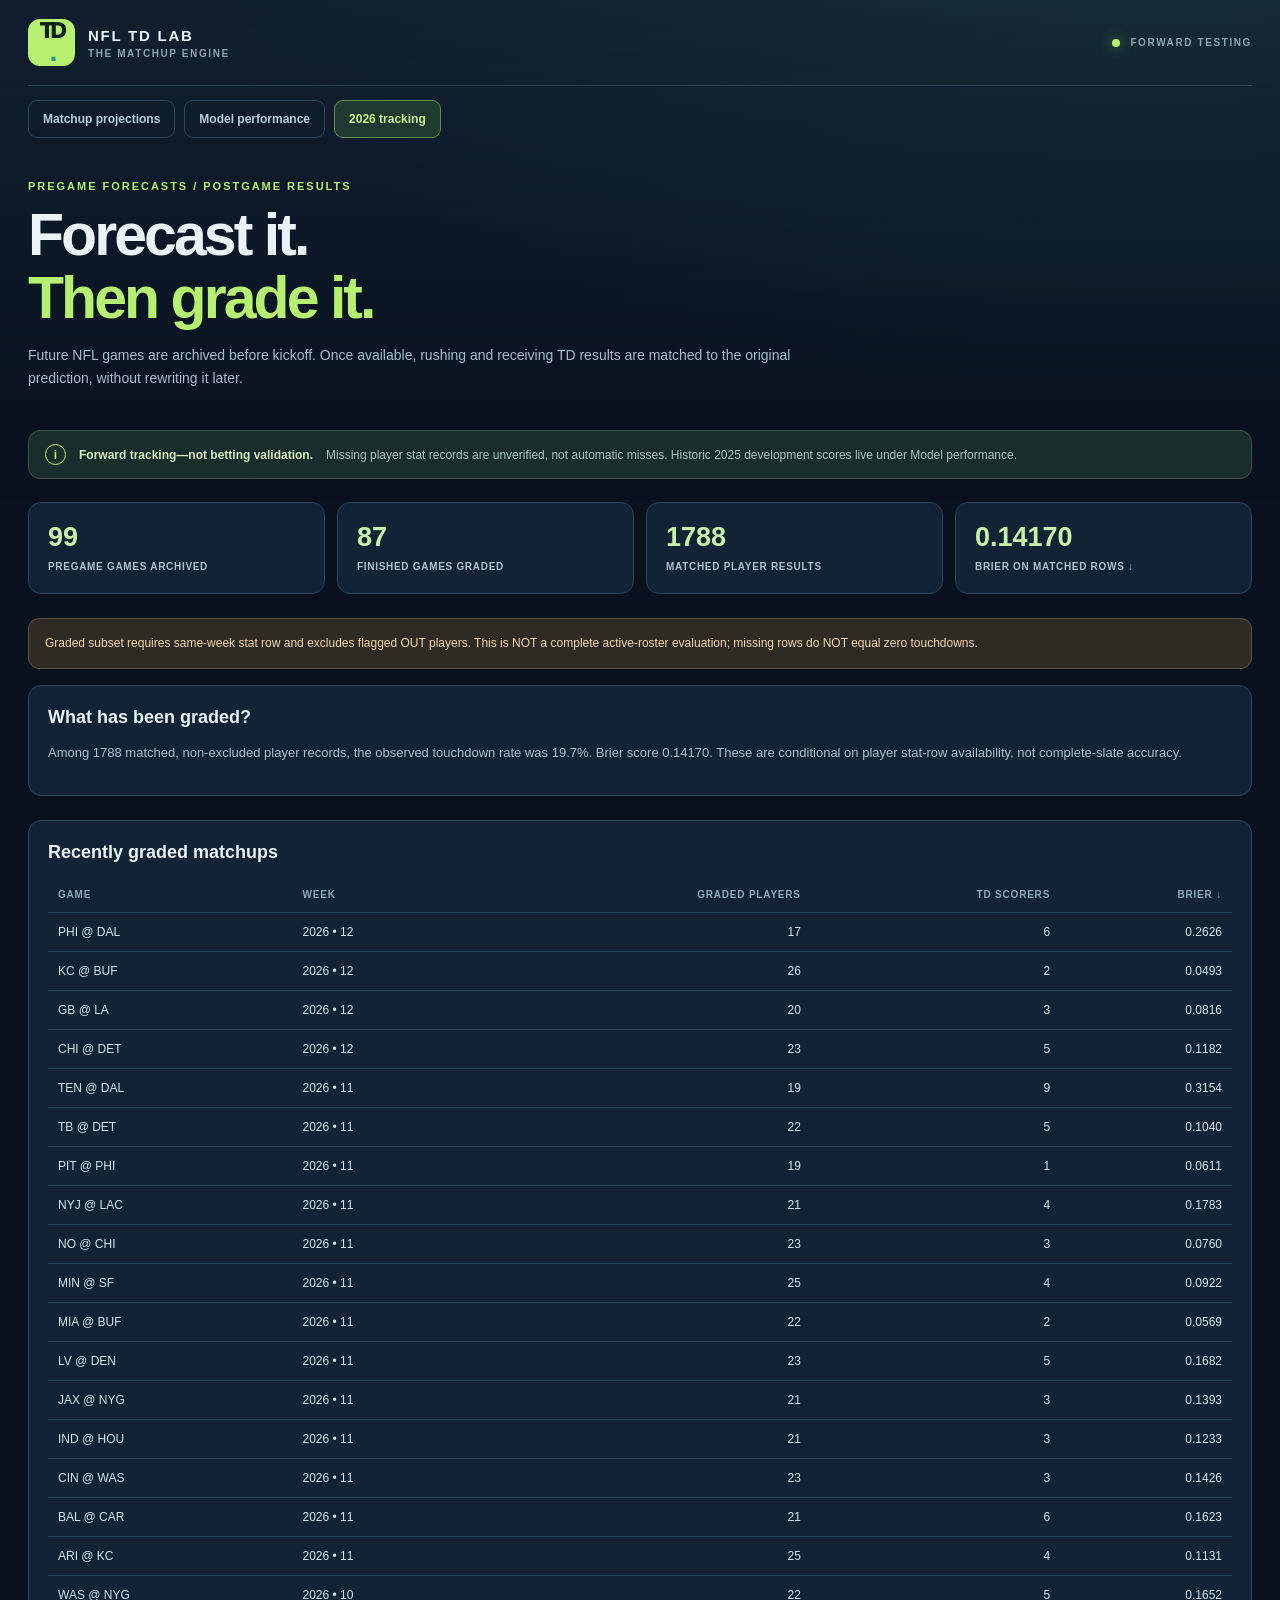
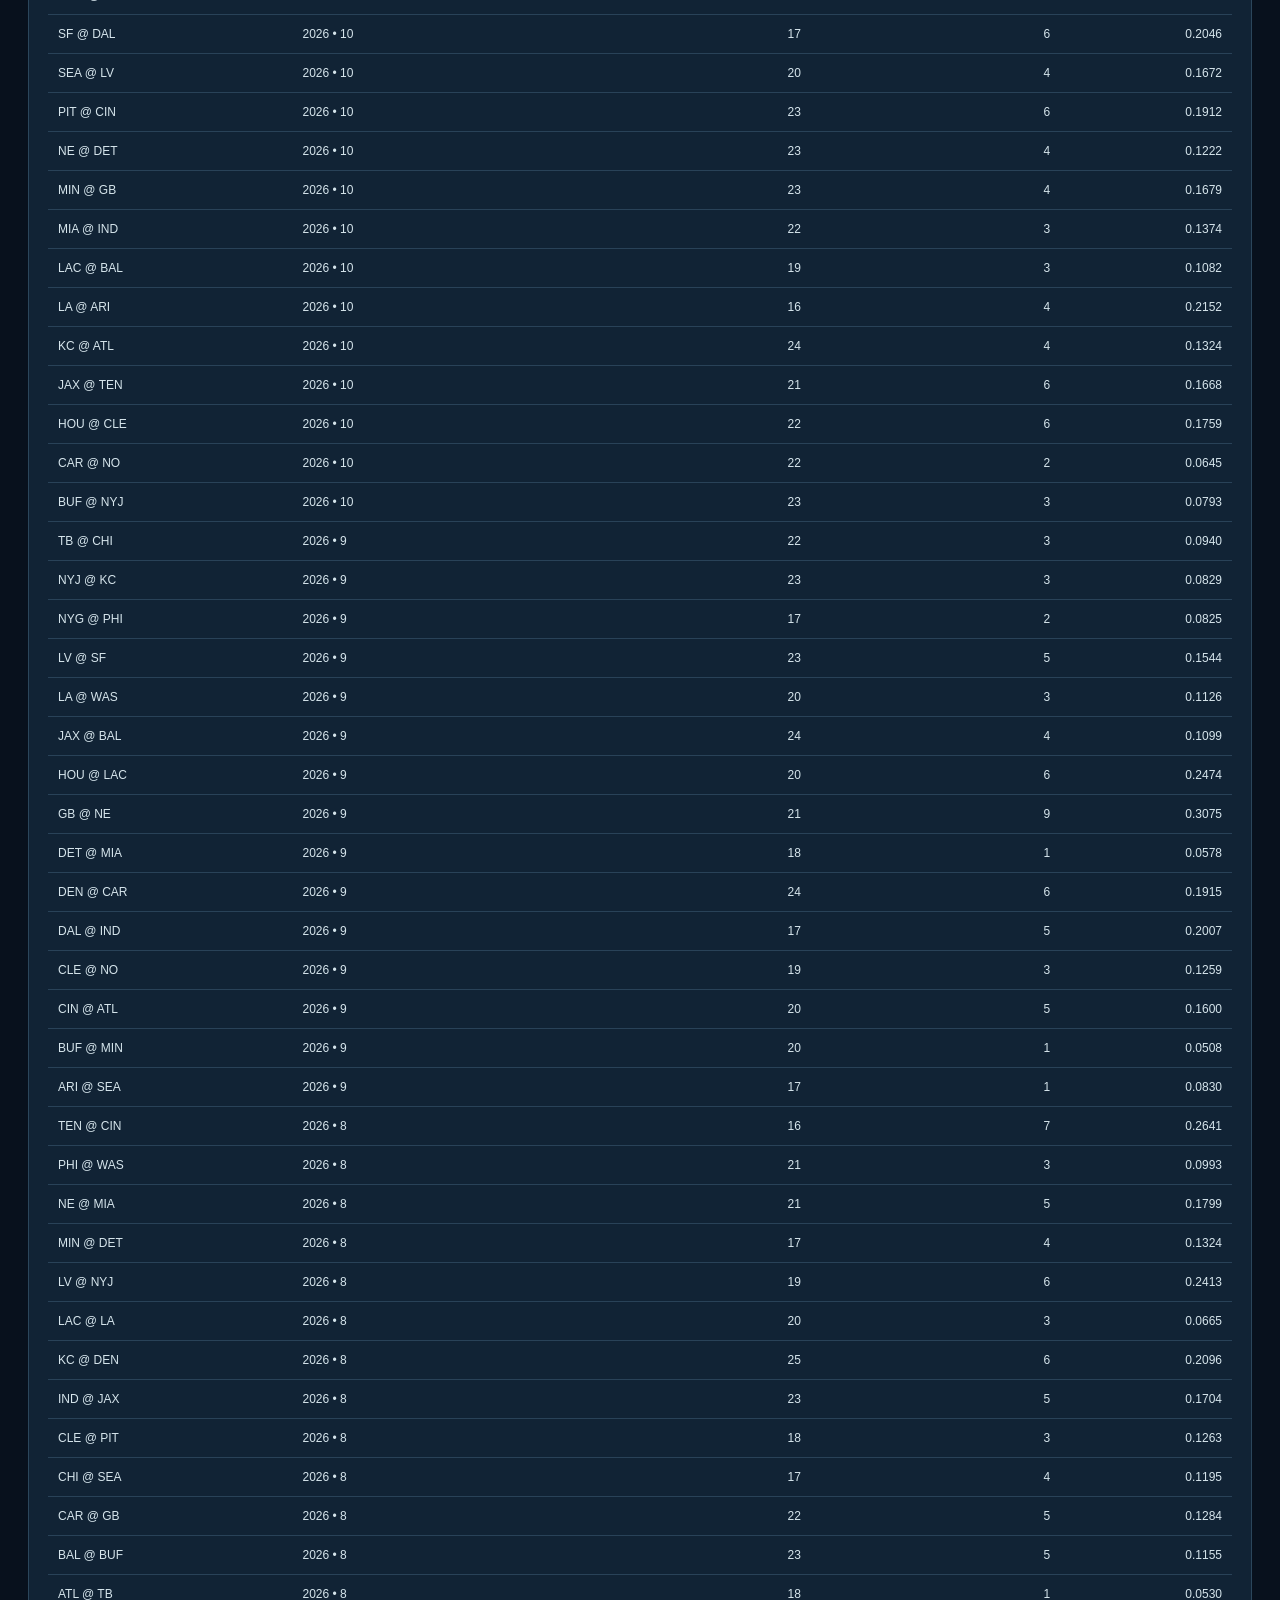
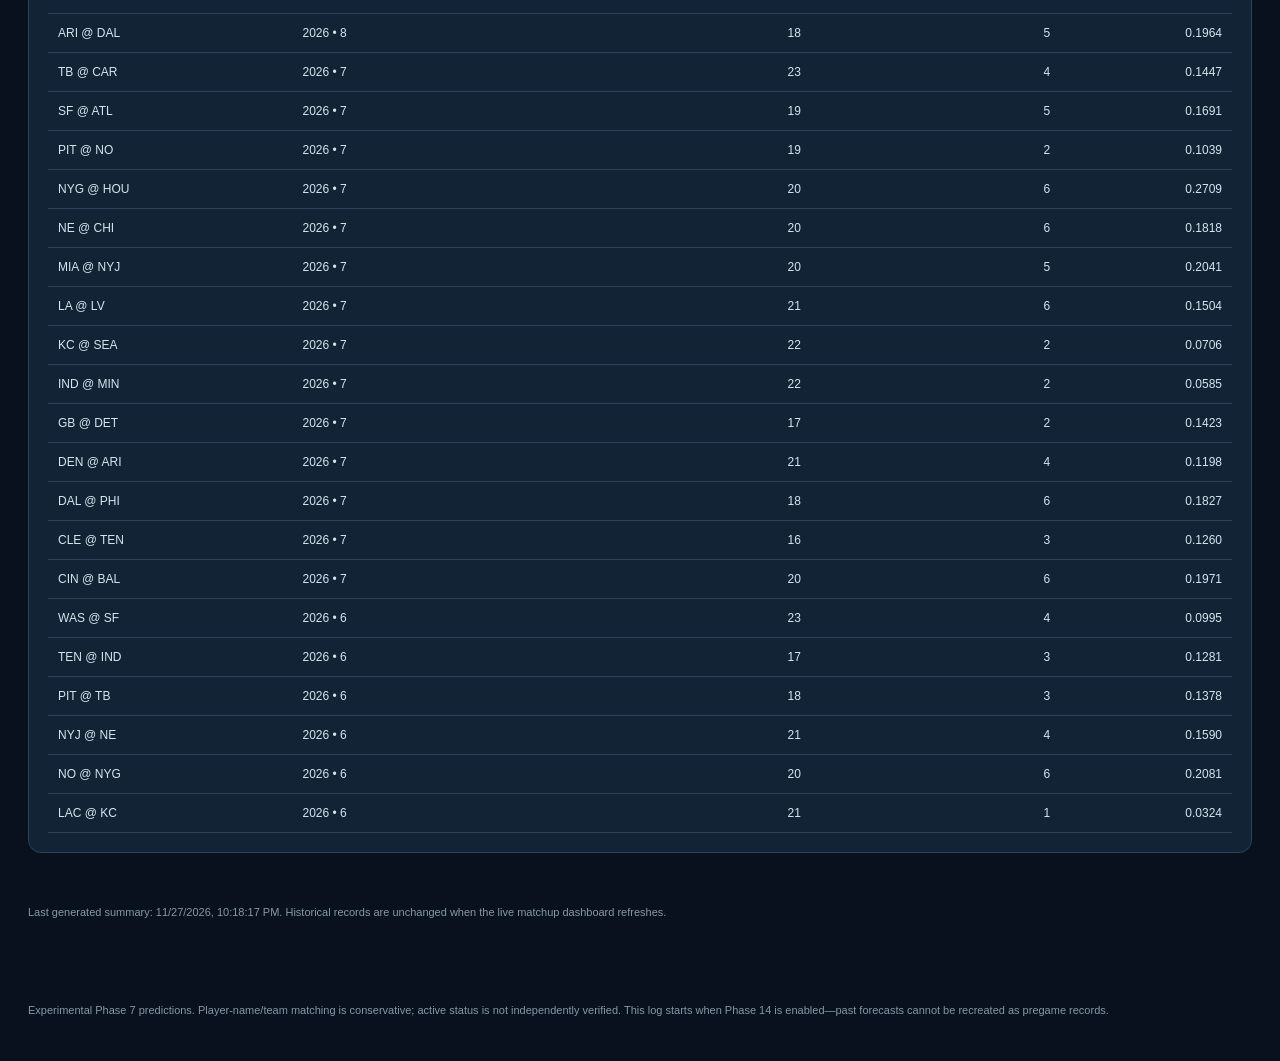
<file: docs/forward.html>
<!doctype html>
<html lang="en">
<head>
<meta charset="utf-8">
<meta name="viewport" content="width=device-width,initial-scale=1,viewport-fit=cover">
<meta name="theme-color" content="#08111d">
<meta name="description" content="NFL TD Lab forward-tested touchdown prediction results.">
<title>NFL TD Lab | Forward Tracking</title>
<link rel="stylesheet" href="./styles.css">
<link rel="icon" href="./icon.svg" type="image/svg+xml">
<link rel="apple-touch-icon" href="./icon-192.png">
<style>
.track-hero{padding:42px 0 23px;max-width:820px}.track-hero h1{font-size:clamp(37px,5vw,59px);font-weight:900;line-height:1.07;letter-spacing:-.05em;margin:12px 0}.track-hero h1 em{font-style:normal;color:var(--lime)}.track-hero p{font-size:14px;color:#a8bdc9;line-height:1.65}
.track-kpis{display:grid;grid-template-columns:repeat(4,minmax(0,1fr));gap:12px;margin:14px 0 24px}.track-kpi,.track-panel{border:1px solid #2b465b;background:#112335;border-radius:13px;padding:19px}.track-kpi strong{font-size:27px;color:#c9f0a9;display:block;font-weight:900;font-variant-numeric:tabular-nums}.track-kpi span{font-size:10px;color:#acc3cf;display:block;line-height:1.4;margin-top:7px;text-transform:uppercase;font-weight:750;letter-spacing:.07em}.track-panel{margin:16px 0 24px}.track-panel h2{font-size:18px;margin:2px 0 14px}.track-panel p{color:#acc2cf;font-size:13px;line-height:1.65}.track-table-wrap{overflow-x:auto}.track-table{width:100%;border-collapse:collapse;min-width:500px;font-size:12px}.track-table th,.track-table td{border-bottom:1px solid #294258;padding:12px 10px;text-align:left}.track-table th{color:#90aab9;font-size:10px;text-transform:uppercase;letter-spacing:.08em}.track-table td:nth-child(n+3),.track-table th:nth-child(n+3){text-align:right}.track-table td{color:#d6e5ec}.track-note{border:1px solid #5b5440;background:#302a25;color:#f1d8b0;padding:14px 16px;border-radius:11px;font-size:12px;line-height:1.7}.track-footer{color:#8599a8;font-size:11px;line-height:1.6;padding:27px 0 42px}
@media(max-width:700px){.track-kpis{grid-template-columns:repeat(2,minmax(0,1fr));gap:8px}.track-kpi{padding:13px}.track-kpi strong{font-size:23px}.track-hero{padding:30px 0 19px}}
</style>
</head>
<body>
<div class="shell">
<header class="masthead"><div class="brand"><span class="brand-mark" aria-hidden="true">TD<span class="brand-dot">.</span></span><div class="brand-copy"><strong>NFL TD LAB</strong><span>THE MATCHUP ENGINE</span></div></div><div class="header-status"><span class="pulse-dot" aria-hidden="true"></span><span>FORWARD TESTING</span></div></header>
<nav class="lab-nav" aria-label="NFL TD Lab navigation"><a class="lab-nav-link" href="./index.html">Matchup projections</a><a class="lab-nav-link" href="./performance.html">Model performance</a><a class="lab-nav-link active" aria-current="page" href="./forward.html">2026 tracking</a></nav>
<section class="track-hero"><div class="eyebrow">PREGAME FORECASTS / POSTGAME RESULTS</div><h1>Forecast it.<br><em>Then grade it.</em></h1><p>Future NFL games are archived before kickoff. Once available, rushing and receiving TD results are matched to the original prediction, without rewriting it later.</p></section>
<div class="data-banner"><span class="info-glyph" aria-hidden="true">i</span><div><strong>Forward tracking—not betting validation.</strong><span>Missing player stat records are unverified, not automatic misses. Historic 2025 development scores live under Model performance.</span></div></div>
<main id="track-root" aria-live="polite"><section class="track-panel"><h2>Loading forward records…</h2><p>Waiting for the latest archived reports.</p></section></main>
<footer class="track-footer">Experimental Phase 7 predictions. Player-name/team matching is conservative; active status is not independently verified. This log starts when Phase 14 is enabled—past forecasts cannot be recreated as pregame records.</footer>
</div><script src="./forward.js" defer></script>
</body></html>
</file>
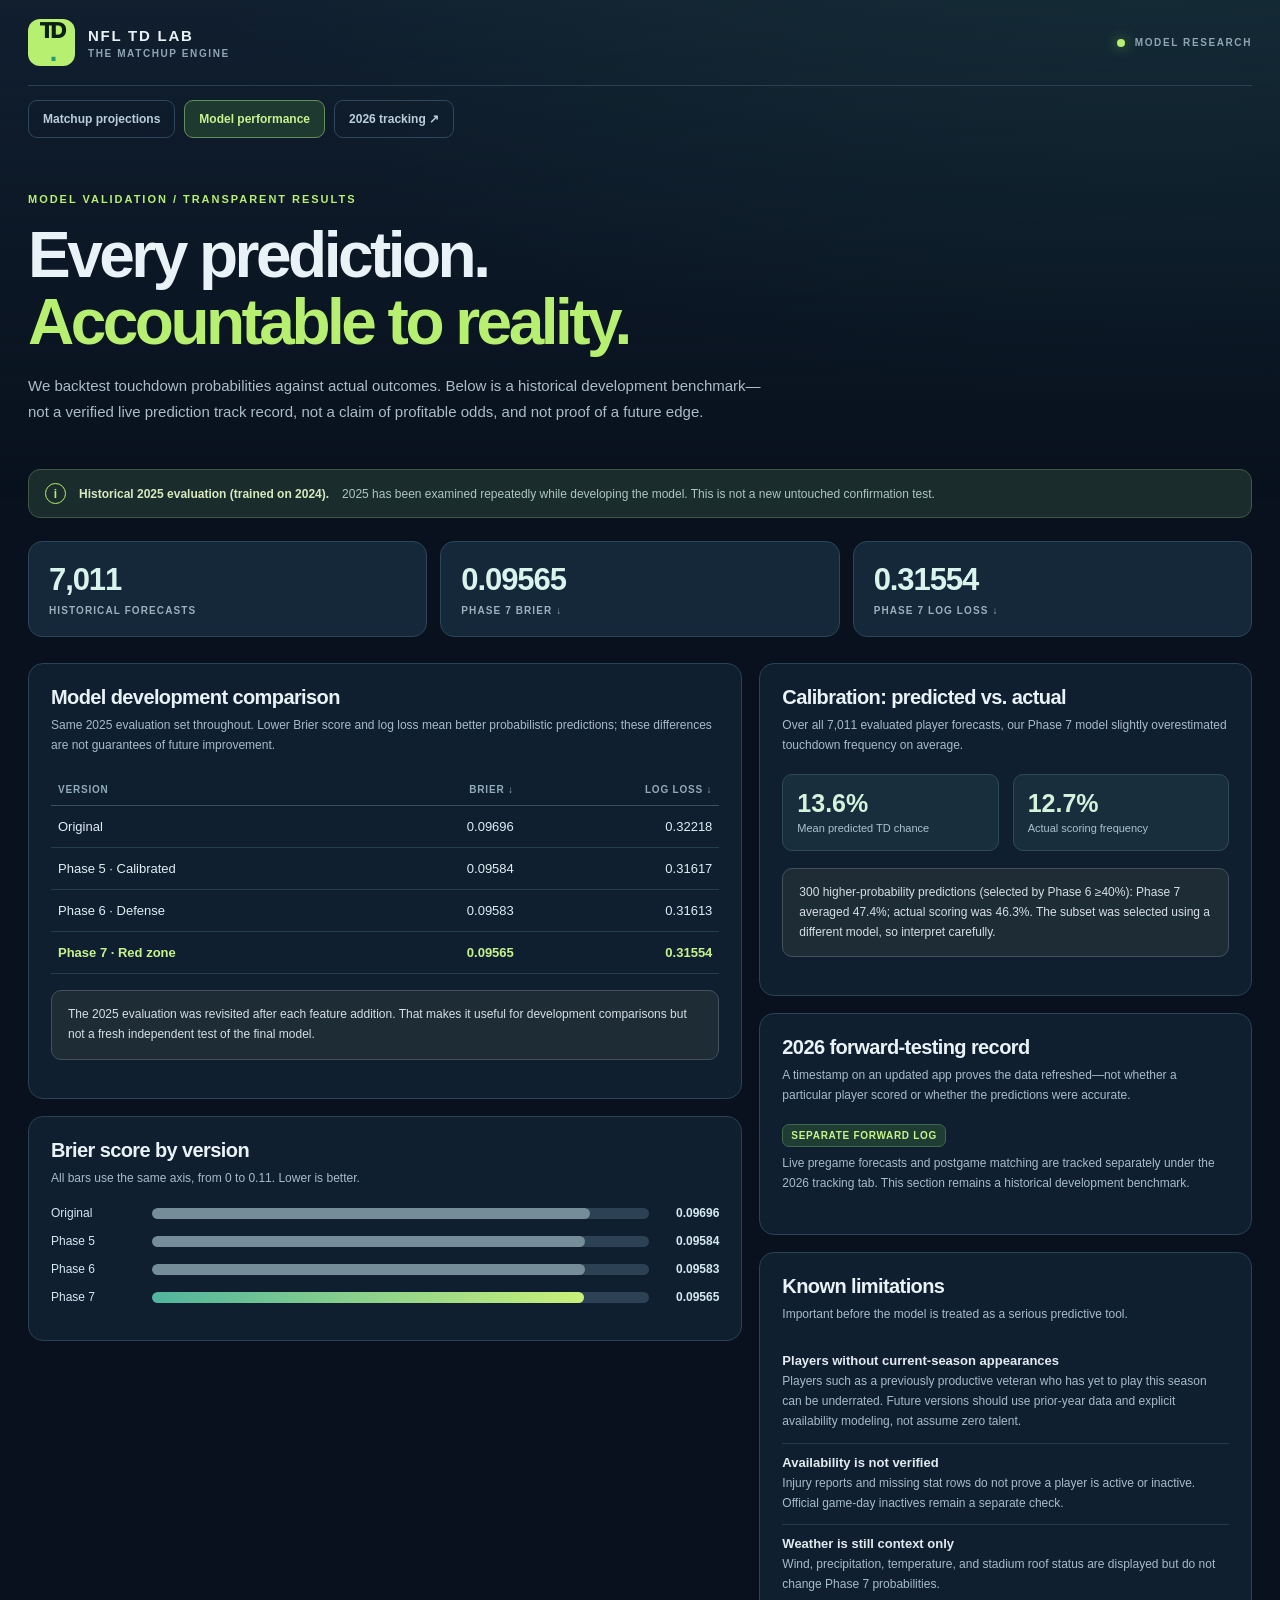
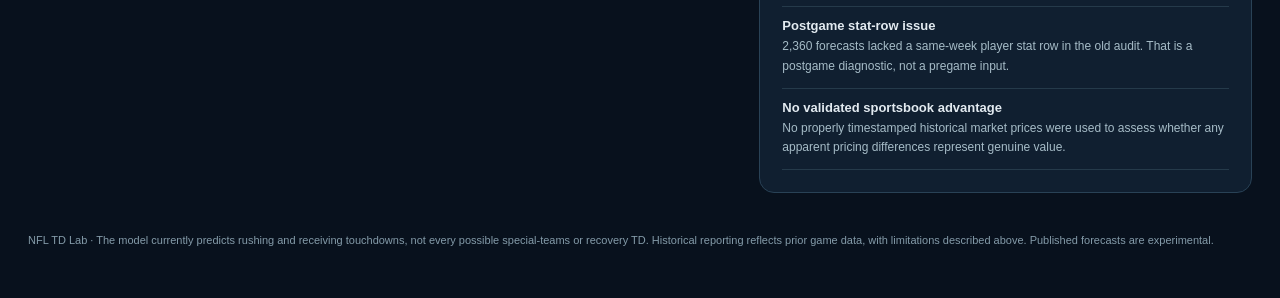
<file: docs/performance.html>
<!doctype html>
<html lang="en">
<head>
  <meta charset="utf-8">
  <meta name="viewport" content="width=device-width, initial-scale=1, viewport-fit=cover">
  <meta name="theme-color" content="#08111d">
  <meta name="description" content="NFL TD Lab historical touchdown-probability backtests, performance metrics, and model limitations.">
  <title>NFL TD Lab | Model Performance</title>
  <link rel="stylesheet" href="./styles.css">
  <link rel="icon" href="./icon.svg" type="image/svg+xml">
  <link rel="apple-touch-icon" href="./icon-192.png">
  <style>
    .perf-hero{max-width:980px;padding:55px 0 27px}
    .perf-hero h1{font-weight:900;letter-spacing:-.055em;font-size:clamp(38px,5vw,64px);line-height:1.05;margin:17px 0}
    .perf-hero h1 em{font-style:normal;color:var(--lime,#baf080)}
    .perf-intro{color:#acbdc7;line-height:1.7;max-width:740px;font-size:15px}
    .perf-kpis{display:grid;grid-template-columns:repeat(3,minmax(0,1fr));gap:13px;margin:20px 0 26px}
    .perf-kpi{background:#15283a;border:1px solid #2c4558;border-radius:14px;padding:20px}
    .perf-kpi strong{font-size:31px;font-weight:900;letter-spacing:-.035em;display:block;color:#d9f4ed}
    .perf-kpi span{display:block;font-size:10px;color:#9ab0bf;text-transform:uppercase;font-weight:850;letter-spacing:.11em;margin-top:7px}
    .perf-grid{display:grid;grid-template-columns:minmax(0,1.45fr) minmax(0,1fr);gap:17px;align-items:start}
    .perf-panel{background:#101f30;border:1px solid #294256;border-radius:15px;padding:22px;margin-bottom:17px}
    .perf-panel h2{font-size:20px;margin:0 0 6px;letter-spacing:-.03em}
    .perf-panel p{color:#a6bcc7;font-size:12px;line-height:1.65;margin:7px 0 18px}
    .perf-table{border-collapse:collapse;width:100%;font-size:13px}
    .perf-table th{text-align:left;font-size:10px;letter-spacing:.08em;color:#90abbc;text-transform:uppercase;padding:10px 7px;border-bottom:1px solid #385067}
    .perf-table td{padding:13px 7px;border-bottom:1px solid #263c4f;color:#e0edf3;white-space:nowrap}
    .perf-table th:not(:first-child),.perf-table td:not(:first-child){text-align:right}
    .perf-table tr.highlight td{color:#c6f38c;font-weight:800}
    .perf-chart-row{display:grid;grid-template-columns:93px minmax(0,1fr) 62px;gap:8px;align-items:center;font-size:12px;color:#d5e7ef;margin:14px 0}
    .perf-chart-track{height:11px;border-radius:100px;background:#2c4254;overflow:hidden}
    .perf-chart-bar{height:100%;background:#758d99;border-radius:100px}
    .perf-chart-bar.featured{background:linear-gradient(90deg,#51b49d,#c8f079)}
    .perf-chart-num{font-variant-numeric:tabular-nums;text-align:right;font-weight:800}
    .perf-pill{display:inline-block;color:#c6f38c;background:#203d34;border:1px solid #3e6950;border-radius:7px;padding:5px 8px;font-size:10px;font-weight:850;letter-spacing:.07em;text-transform:uppercase}
    .perf-note{background:#1e2c36;border:1px solid #46505a;border-radius:10px;padding:14px 16px;color:#d6dfe5;font-size:12px;line-height:1.65;margin:16px 0}
    .perf-metric-pair{display:grid;grid-template-columns:1fr 1fr;gap:14px;margin:17px 0}
    .perf-metric-pair div{background:#182e3d;padding:14px;border-radius:10px;border:1px solid #2d4b56}
    .perf-metric-pair strong{font-size:25px;display:block;font-weight:850;color:#d4f3db}
    .perf-metric-pair span{color:#aac2cb;font-size:11px}
    .perf-limitation{padding:11px 0;border-bottom:1px solid #253a4a}
    .perf-limitation strong{display:block;font-size:13px;color:#e2eaf0;margin-bottom:4px}
    .perf-limitation p{margin:0;font-size:12px}
    .perf-state{min-height:200px}
    .perf-foot{margin:21px 0 48px;color:#849ba9;font-size:11px;line-height:1.7}
    @media(max-width:850px){.perf-grid{grid-template-columns:1fr}.perf-hero{padding:36px 0 17px}}
    @media(max-width:550px){.perf-kpis{grid-template-columns:1fr 1fr}.perf-kpi{padding:13px}.perf-kpi strong{font-size:24px}.perf-kpi:nth-child(3){grid-column:span 2}.perf-panel{padding:16px}.perf-table{font-size:11px}.perf-table td{padding:11px 4px}.perf-table th{padding:9px 4px;font-size:9px}.perf-chart-row{grid-template-columns:83px minmax(0,1fr) 56px}}
  </style>
</head>
<body>
 <div class="shell">
  <header class="masthead">
    <div class="brand"><span class="brand-mark" aria-hidden="true">TD<span class="brand-dot">.</span></span><div class="brand-copy"><strong>NFL TD LAB</strong><span>THE MATCHUP ENGINE</span></div></div>
    <div class="header-status"><span class="pulse-dot" aria-hidden="true"></span><span>MODEL RESEARCH</span></div>
  </header>
  <nav class="lab-nav" aria-label="NFL TD Lab navigation">
    <a class="lab-nav-link" href="./index.html">Matchup projections</a>
    <a class="lab-nav-link active" aria-current="page" href="./performance.html">Model performance</a>
    <a class="lab-nav-link" href="./forward.html">2026 tracking ↗</a>
  </nav>
  <section class="perf-hero">
    <div class="eyebrow">MODEL VALIDATION / TRANSPARENT RESULTS</div>
    <h1>Every prediction.<br><em>Accountable to reality.</em></h1>
    <p class="perf-intro">We backtest touchdown probabilities against actual outcomes. Below is a historical development benchmark—not a verified live prediction track record, not a claim of profitable odds, and not proof of a future edge.</p>
  </section>
  <div class="data-banner" role="status"><span class="info-glyph" aria-hidden="true">i</span><div><strong>Historical 2025 evaluation (trained on 2024).</strong> <span>2025 has been examined repeatedly while developing the model. This is not a new untouched confirmation test.</span></div></div>
  <div id="perf-data" class="perf-state" aria-live="polite"><div class="perf-panel"><h2>Loading historical validation…</h2><p>Reading our saved historical results.</p></div></div>
  <footer class="perf-foot">NFL TD Lab · The model currently predicts rushing and receiving touchdowns, not every possible special-teams or recovery TD. Historical reporting reflects prior game data, with limitations described above. Published forecasts are experimental.</footer>
 </div>
 <script src="./performance.js" defer></script>
</body>
</html>
</file>
<file: docs/styles.css>
:root{color-scheme:dark;--bg:#08111d;--panel:#101e2e;--panel-2:#132539;--edge:#294052;--text:#e9f2f7;--muted:#8fa5b4;--lime:#b7ef70;--mint:#58d8aa;--amber:#ffbf76;--danger:#f3979b;--font:Inter,ui-sans-serif,-apple-system,BlinkMacSystemFont,"Segoe UI",Arial,sans-serif}
*{box-sizing:border-box}html{scroll-behavior:smooth}body{margin:0;min-width:320px;background:var(--bg);color:var(--text);font-family:var(--font);-webkit-font-smoothing:antialiased}body:before{content:"";position:fixed;top:0;left:0;right:0;height:500px;background:radial-gradient(ellipse at 90% -30%,#1d534b4f 0%,transparent 60%),linear-gradient(180deg,#111f2f,transparent);z-index:-1;pointer-events:none}.shell{max-width:1320px;margin:auto;padding:0 28px}.masthead{height:86px;border-bottom:1px solid var(--edge);display:flex;justify-content:space-between;align-items:center;gap:12px}.brand{display:flex;align-items:center;gap:13px}.brand-mark{display:grid;place-items:center;letter-spacing:-3px;font-weight:950;font-size:22px;line-height:1;width:47px;height:47px;border-radius:12px;background:var(--lime);color:#0a2015}.brand-dot{color:#249c73}.brand-copy{display:flex;flex-direction:column;gap:4px;letter-spacing:.11em}.brand-copy strong{font-size:15px}.brand-copy span,.header-status{color:var(--muted);font-size:10px;font-weight:800;letter-spacing:.16em}.header-status{display:flex;align-items:center;gap:10px}.pulse-dot{width:8px;height:8px;border-radius:50%;background:var(--lime);box-shadow:0 0 13px #b7ef7088}.overview{padding:41px 0 30px;display:grid;grid-template-columns:1fr minmax(290px,360px);grid-template-rows:auto auto auto;gap:5px 30px}.eyebrow{color:var(--lime);font-size:11px;font-weight:850;letter-spacing:.18em;grid-column:1/-1}.overview h1{font-size:clamp(34px,4.25vw,54px);line-height:1.07;letter-spacing:-.055em;margin:12px 0 8px;font-weight:880}.overview h1 em{font-style:normal;color:var(--lime)}.overview>p{grid-row:3;grid-column:1;color:var(--muted);max-width:600px;line-height:1.65;font-size:14px;margin:0}.overview-stats{grid-row:2/4;grid-column:2;display:grid;grid-template-columns:repeat(3,1fr);gap:7px;align-self:end}.overview-stats>div{padding:17px 13px;background:#142437a8;border:1px solid var(--edge);border-radius:12px;min-width:0}.overview-stats strong{display:block;font-size:27px;line-height:1.15;letter-spacing:-.045em}.overview-stats span{display:block;color:var(--muted);margin-top:8px;font-size:9px;font-weight:850;letter-spacing:.08em}.data-banner{display:flex;align-items:center;gap:13px;border:1px solid #405642;background:#1b2c2c;border-radius:12px;padding:13px 16px;margin:3px 0 23px}.info-glyph{width:21px;height:21px;display:grid;place-items:center;font-weight:750;border:1px solid var(--lime);color:var(--lime);border-radius:50%;font-size:12px;flex:none}.data-banner>div{display:flex;gap:6px 13px;flex-wrap:wrap;font-size:12px}.data-banner>div strong{color:#d6eabf}.data-banner>div span{color:#adc7bf}.content{display:grid;grid-template-columns:320px minmax(0,1fr);gap:19px;align-items:start}.side,.detail{background:#101e2eea;border:1px solid var(--edge);border-radius:16px;min-width:0}.side{padding:17px;position:sticky;top:18px;max-height:calc(100vh - 35px);display:flex;flex-direction:column}.sidebar-title{display:flex;justify-content:space-between;align-items:center;margin-bottom:14px}.sidebar-title h2{font-size:16px;margin:0;letter-spacing:-.02em}.sidebar-title span{background:#20364b;border-radius:7px;padding:4px 8px;color:var(--muted);font-size:11px;font-weight:750}.search-box{display:flex;gap:10px;align-items:center;border-radius:9px;border:1px solid #334c61;background:#101b29;padding:0 11px;height:41px;margin-bottom:14px}.search-box svg{width:15px;height:15px;fill:none;stroke:#8eaabd;stroke-width:2;flex:none}.search-box input{background:transparent;color:var(--text);font:inherit;font-size:12px;border:0;outline:0;min-width:0;width:100%}.search-box input::placeholder{color:#839aac}.game-list{overflow:auto;min-height:90px;padding-right:2px;display:flex;flex-direction:column;gap:7px}.game-choice{border:1px solid transparent;background:transparent;border-radius:10px;padding:12px 12px;color:var(--text);font:inherit;text-align:left;cursor:pointer;width:100%;display:grid;gap:8px;transition:background .12s,border-color .12s}.game-choice:hover{background:#1a3043}.game-choice.selected{border-color:#86b76d;background:#223b37}.choice-row{display:flex;justify-content:space-between;gap:6px;align-items:center}.choice-title{font-size:14px;font-weight:770;white-space:nowrap}.choice-date{font-size:11px;color:var(--muted);white-space:nowrap}.choice-weather{font-size:10px;color:#a9bac9;overflow:hidden;text-overflow:ellipsis;white-space:nowrap}.choice-alert{color:var(--amber)}.detail{overflow:hidden;min-height:570px}.detail-loading{padding:40px;color:var(--muted)}.match-head{padding:25px 28px 24px;border-bottom:1px solid var(--edge);background:linear-gradient(110deg,#18352c,#172a3c 58%,#111e2e)}.match-suptitle{display:flex;justify-content:space-between;flex-wrap:wrap;gap:7px;font-size:10px;letter-spacing:.15em;font-weight:850;color:#b8d3ce;margin-bottom:20px}.match-suptitle .snapshot-tag{letter-spacing:.05em;color:var(--lime)}.match-teams{display:flex;justify-content:space-between;align-items:center;gap:7px}.team-block{text-align:center;display:flex;flex-direction:column;align-items:center;gap:8px;flex:1;min-width:0}.team-tile{font-size:21px;font-weight:900;letter-spacing:-.02em;border:1px solid #5b797e;min-width:75px;min-height:75px;display:grid;place-items:center;border-radius:17px;background:#e4f5ed0d}.team-short{font-size:14px;font-weight:850}.at{font-size:11px;letter-spacing:.1em;color:#8ba5af;font-weight:800}.kickoff{color:#c5d8d4;font-size:11px;text-align:center;margin-top:20px}.weather-section{padding:18px 25px;background:#112338;border-bottom:1px solid var(--edge)}.section-mini{color:#859daa;font-size:10px;letter-spacing:.14em;font-weight:850}.weather-wrap{display:flex;align-items:center;flex-wrap:wrap;gap:11px;margin:11px 0}.weather-pill{background:#23374a;color:#dceaf1;border:1px solid #3a5064;border-radius:8px;font-size:12px;font-weight:700;padding:8px 10px;white-space:nowrap}.weather-pill.special{background:#342c23;color:#ffd09b;border-color:#65513b}.weather-flag{font-size:11px;color:#b9cddd;line-height:1.5}.weather-flag.alert{color:#ffd09b}.player-section{padding:23px 25px 22px}.section-header{display:flex;align-items:flex-start;justify-content:space-between;gap:10px;margin-bottom:6px}.section-header h2{font-size:19px;letter-spacing:-.035em;margin:0}.section-header span{background:#274332;border:1px solid #3e6143;color:var(--lime);font-size:9px;font-weight:850;letter-spacing:.1em;padding:7px 8px;border-radius:7px;text-align:center}.section-subtext{color:var(--muted);font-size:12px;line-height:1.6;margin:0 0 18px}.player-list{display:flex;flex-direction:column;gap:9px}.player-row{background:#15283a;border:1px solid #2c4154;padding:15px 15px 12px;border-radius:11px}.player-main{display:flex;justify-content:space-between;align-items:flex-start;gap:10px}.player-identity{display:flex;align-items:flex-start;gap:10px;min-width:0}.rank{background:#2a4650;border-radius:8px;min-width:29px;height:29px;display:grid;place-items:center;font-size:12px;font-weight:800;color:var(--lime)}.player-name{font-size:14px;font-weight:780;line-height:1.3;overflow-wrap:anywhere}.player-meta{font-size:11px;color:var(--muted);margin-top:4px}.score{text-align:right;white-space:nowrap;font-size:21px;font-weight:860;color:var(--lime);letter-spacing:-.035em}.score small{display:block;font-size:9px;font-weight:700;letter-spacing:.09em;color:#8fa7aa;margin-top:2px}.prob-track{height:5px;border-radius:6px;background:#2b4051;overflow:hidden;margin:13px 0 9px}.prob-fill{height:100%;border-radius:6px;background:linear-gradient(90deg,#56c7a0,#c9f17a)}.row-foot{display:flex;align-items:center;gap:7px;justify-content:space-between;flex-wrap:wrap}.status{font-size:10px;color:#b7c7d0;padding:4px 7px;border:1px solid #455868;border-radius:6px}.status.uncertain{color:var(--amber);border-color:#866347;background:#4a352438}.status.excluded{color:var(--danger);border-color:#7d4247;background:#632c3138}.usage{font-size:10px;color:#91abb6}.extra-section{margin-top:13px}.toggle{background:transparent;color:var(--lime);border:1px solid #456252;padding:10px 13px;font:inherit;font-weight:780;border-radius:8px;font-size:11px;cursor:pointer;display:block;width:100%}.toggle:hover{background:#1f3b35}.excluded-box{margin-top:18px;border-top:1px solid var(--edge);padding-top:17px}.excluded-title{margin:0 0 11px;font-size:13px;letter-spacing:-.02em}.excluded-row{display:flex;align-items:center;justify-content:space-between;border-bottom:1px solid #283b4d;gap:10px;padding:10px 0;color:#aabdc8;font-size:12px}.excluded-row:last-child{border-bottom:0}.empty{padding:20px;color:#a2b9c3;font-size:13px;line-height:1.6}.footer{display:flex;justify-content:space-between;flex-wrap:wrap;gap:10px;padding:30px 0 42px;color:#7d95a7;font-size:10px;font-weight:750;letter-spacing:.05em}
@media(max-width:940px){.shell{padding:0 16px}.overview{grid-template-columns:1fr}.overview h1,.overview>p,.overview-stats,.eyebrow{grid-column:1;grid-row:auto}.overview-stats{max-width:560px;margin-top:16px}.content{grid-template-columns:250px minmax(0,1fr)}.side{padding:12px}.match-head{padding:22px 17px}.player-section,.weather-section{padding:19px 17px}.team-tile{min-width:57px;min-height:61px;font-size:18px}}
@media(max-width:700px){.masthead{height:72px}.header-status{font-size:9px}.brand-copy strong{font-size:13px}.brand-copy span{font-size:9px}.overview{padding:31px 0 20px}.overview h1{font-size:38px}.overview>p{font-size:13px}.overview-stats{max-width:none}.overview-stats>div{padding:12px 10px}.overview-stats strong{font-size:23px}.overview-stats span{font-size:8px}.data-banner{padding:12px;align-items:flex-start}.content{display:block}.side{position:static;max-height:none;margin-bottom:14px;padding:13px}.game-list{flex-direction:row;overflow-x:auto;scroll-snap-type:x proximity;gap:8px;margin:0 -2px;padding:0 2px 4px}.game-choice{min-width:180px;max-width:180px;scroll-snap-align:start;border-color:#284253}.choice-row{display:block}.choice-date{display:block;margin-top:5px}.sidebar-title{margin-bottom:10px}.search-box{margin-bottom:11px}.detail{min-height:400px}.match-head{padding:21px 15px}.team-tile{width:67px;height:67px}.weather-section,.player-section{padding:17px 14px}.player-row{padding:12px 12px 10px}.player-name{font-size:13px}.score{font-size:19px}.section-header h2{font-size:18px}.footer{font-size:9px}}
@media(prefers-reduced-motion:reduce){*{scroll-behavior:auto!important;transition:none!important}}

/* Phase 13: shared lightweight navigation. This does not alter model output. */
.lab-nav{display:flex;gap:9px;align-items:center;flex-wrap:wrap;padding:14px 0 0}
.lab-nav-link{display:inline-flex;align-items:center;justify-content:center;min-height:38px;padding:9px 14px;border-radius:9px;border:1px solid #30465a;color:#bbced8;text-decoration:none;font-size:12px;font-weight:800;transition:background .15s ease}
.lab-nav-link:hover{background:#203547;color:#f3f8fb}
.lab-nav-link.active{color:#caf28e;border-color:#638d5a;background:#1d3930}
.lab-nav-link:focus-visible{outline:3px solid #c6ef80;outline-offset:3px}
@media(max-width:700px){.lab-nav{padding:12px 0 2px}.lab-nav-link{font-size:11px;flex:1;white-space:nowrap}}
</file>
